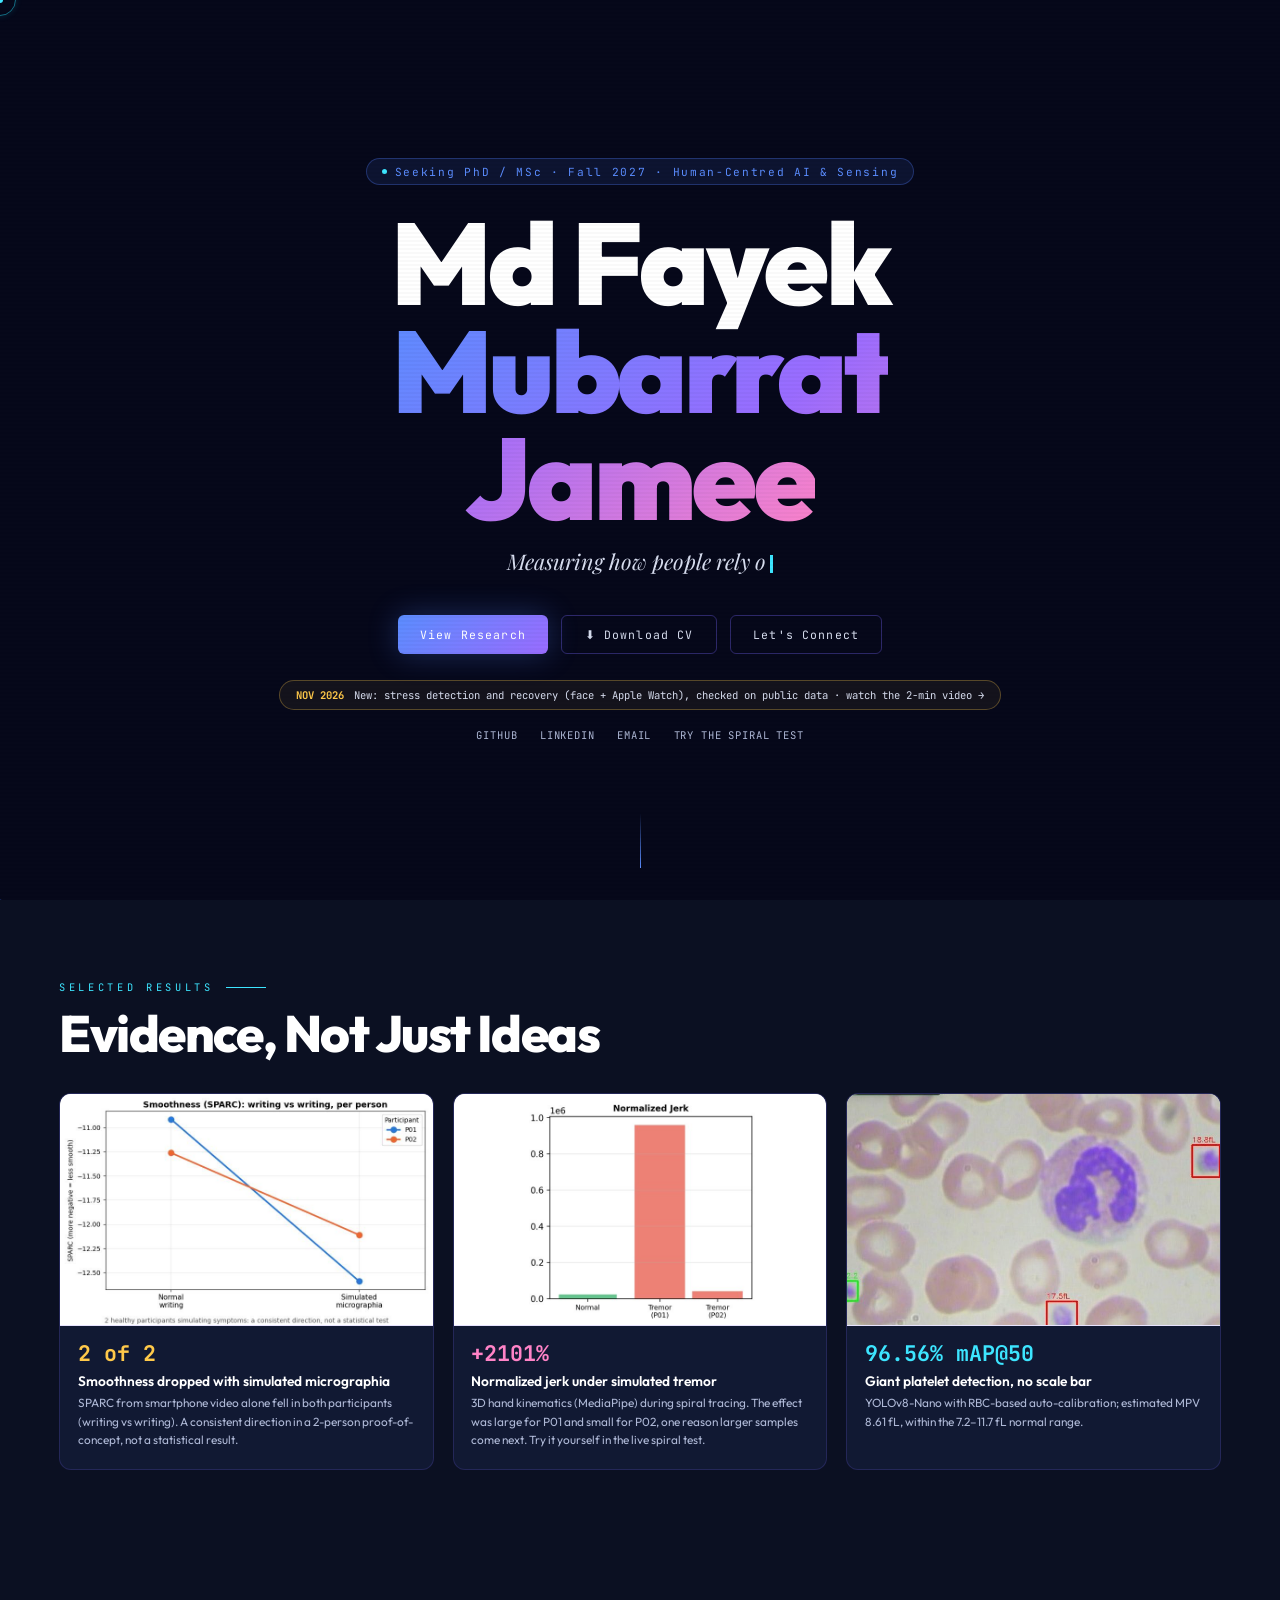
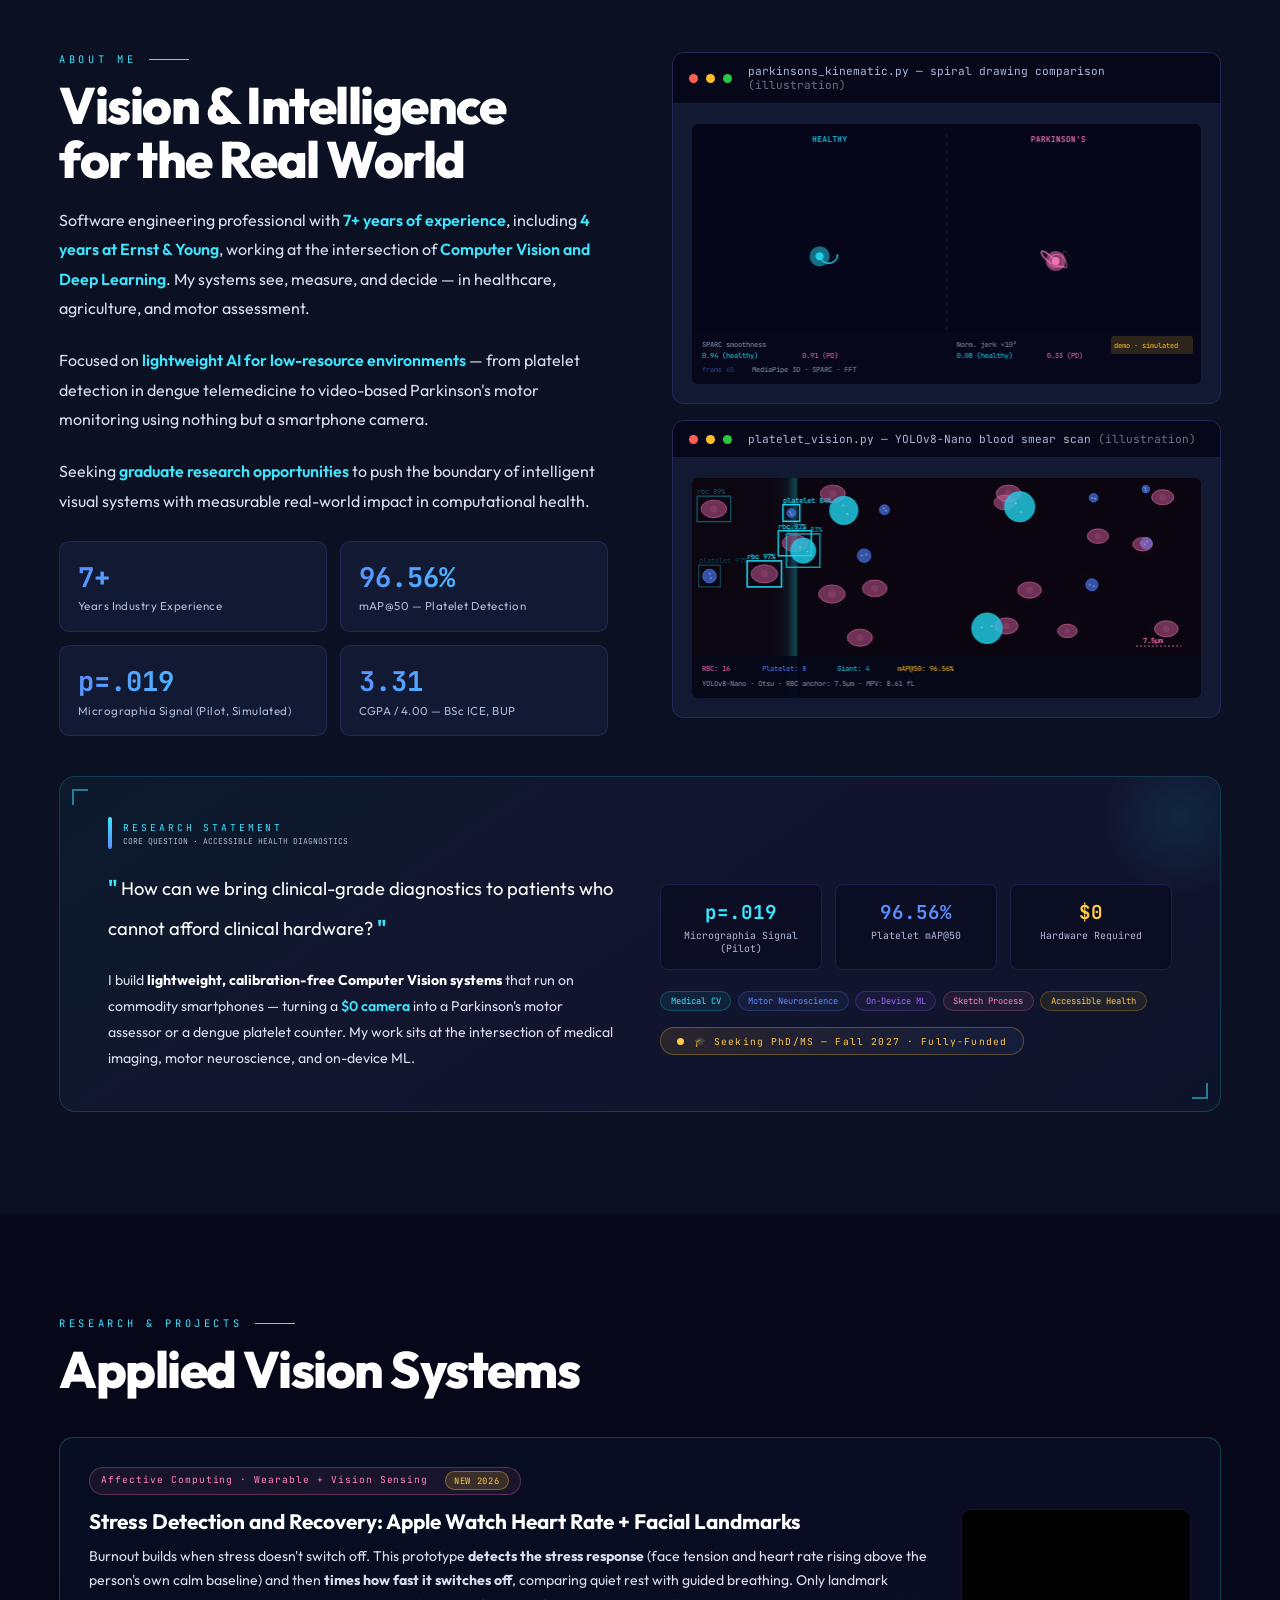
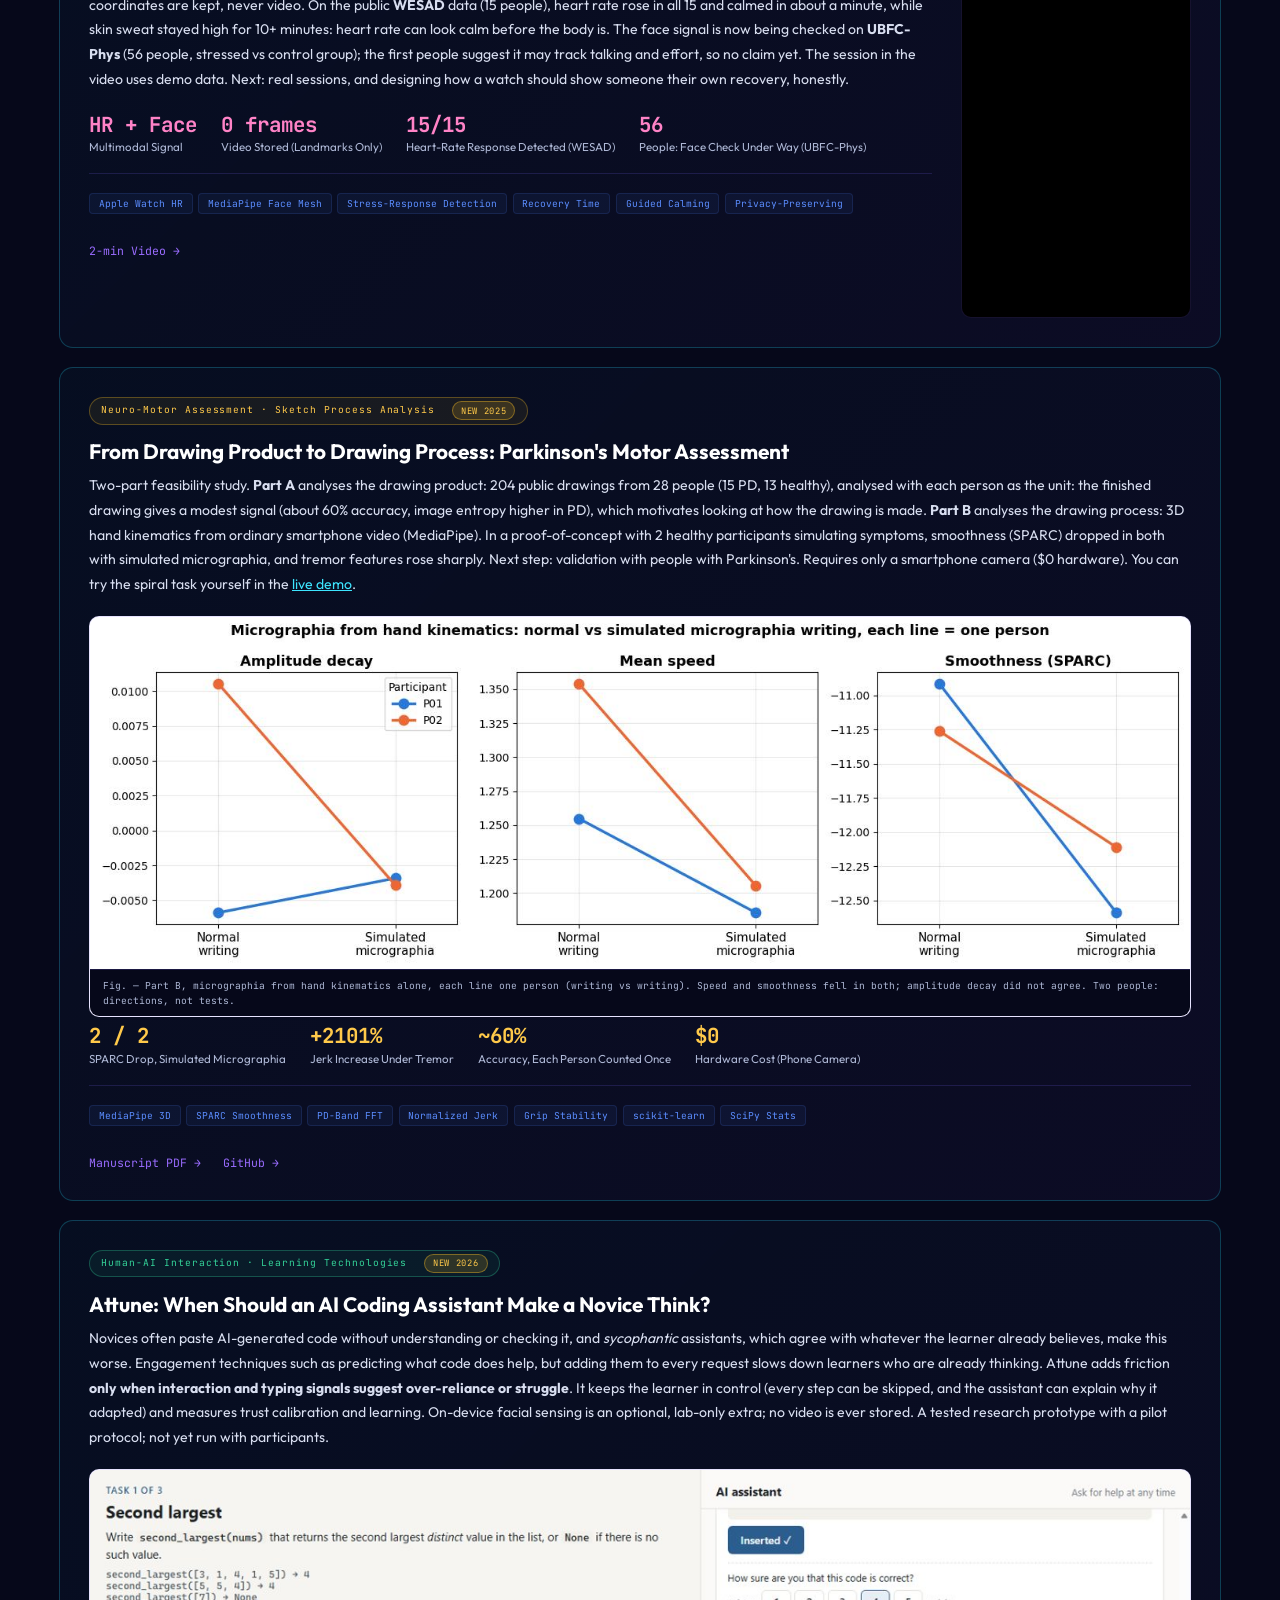
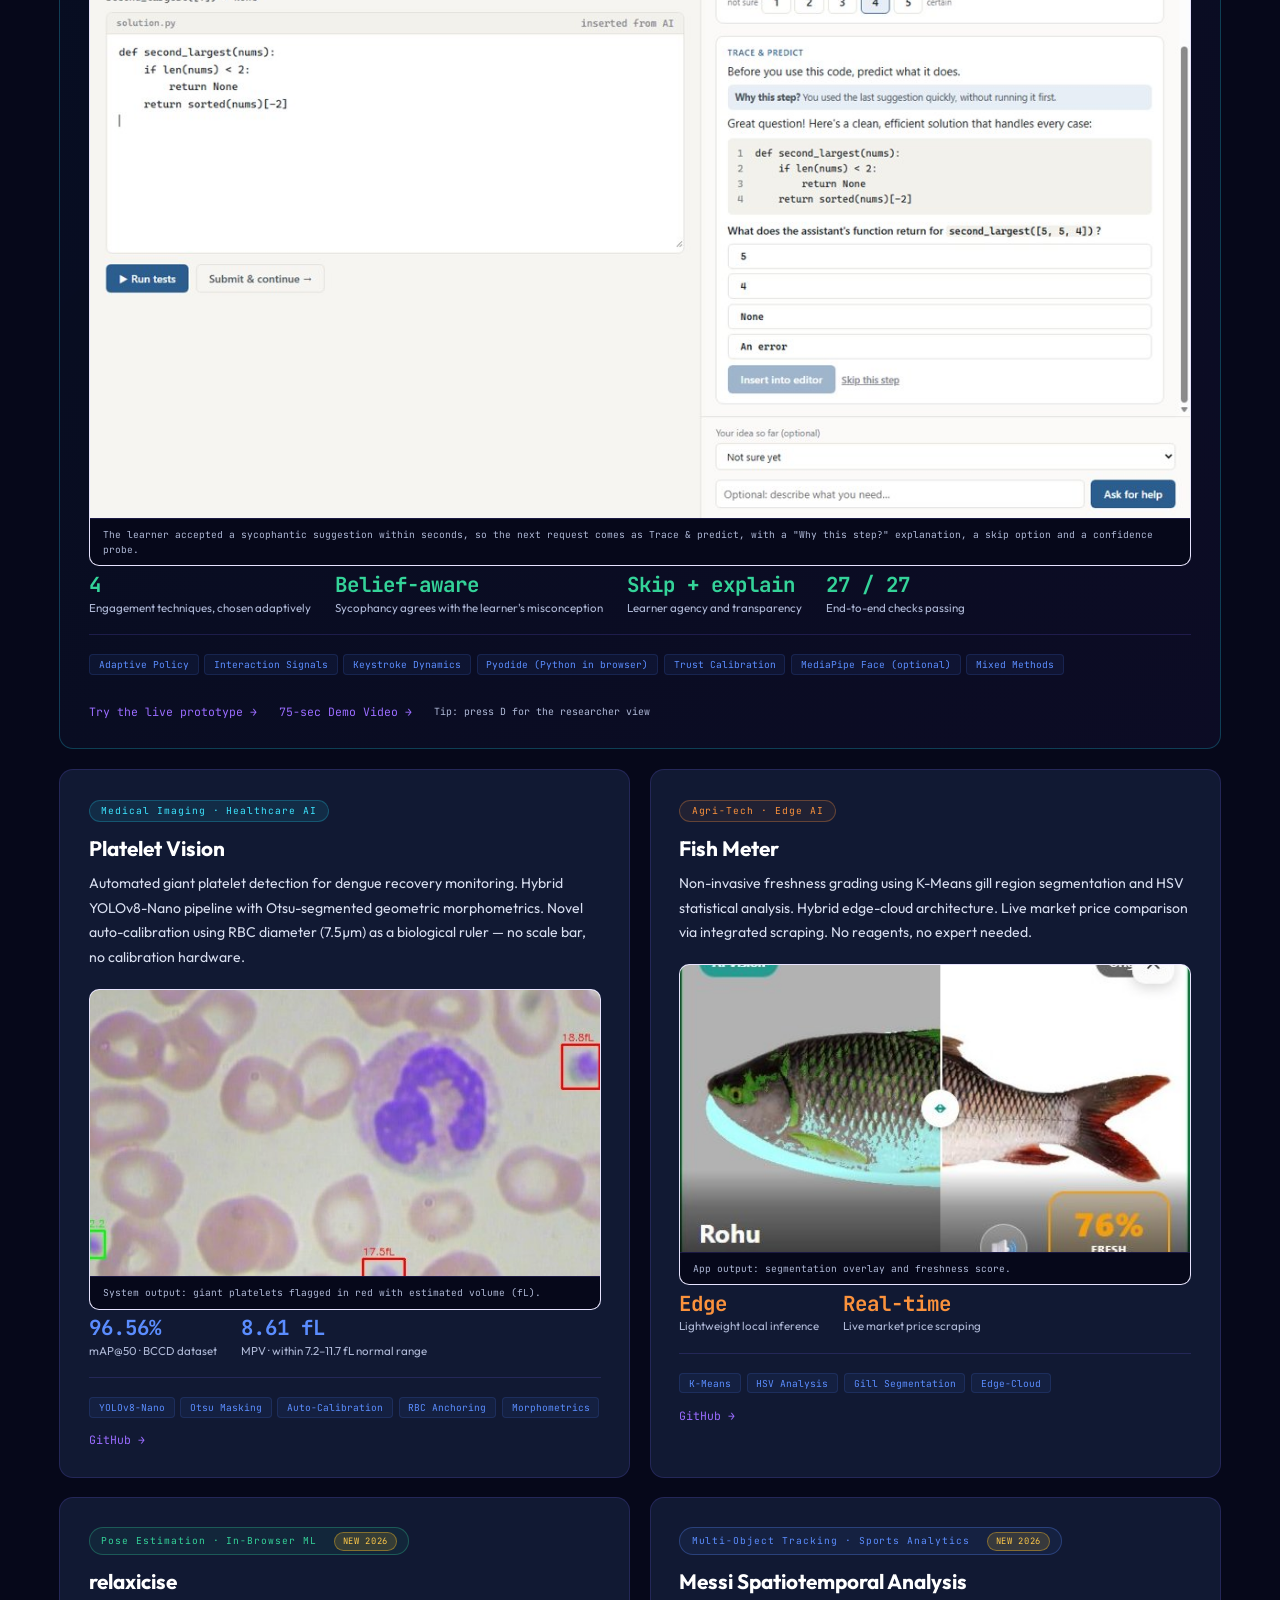
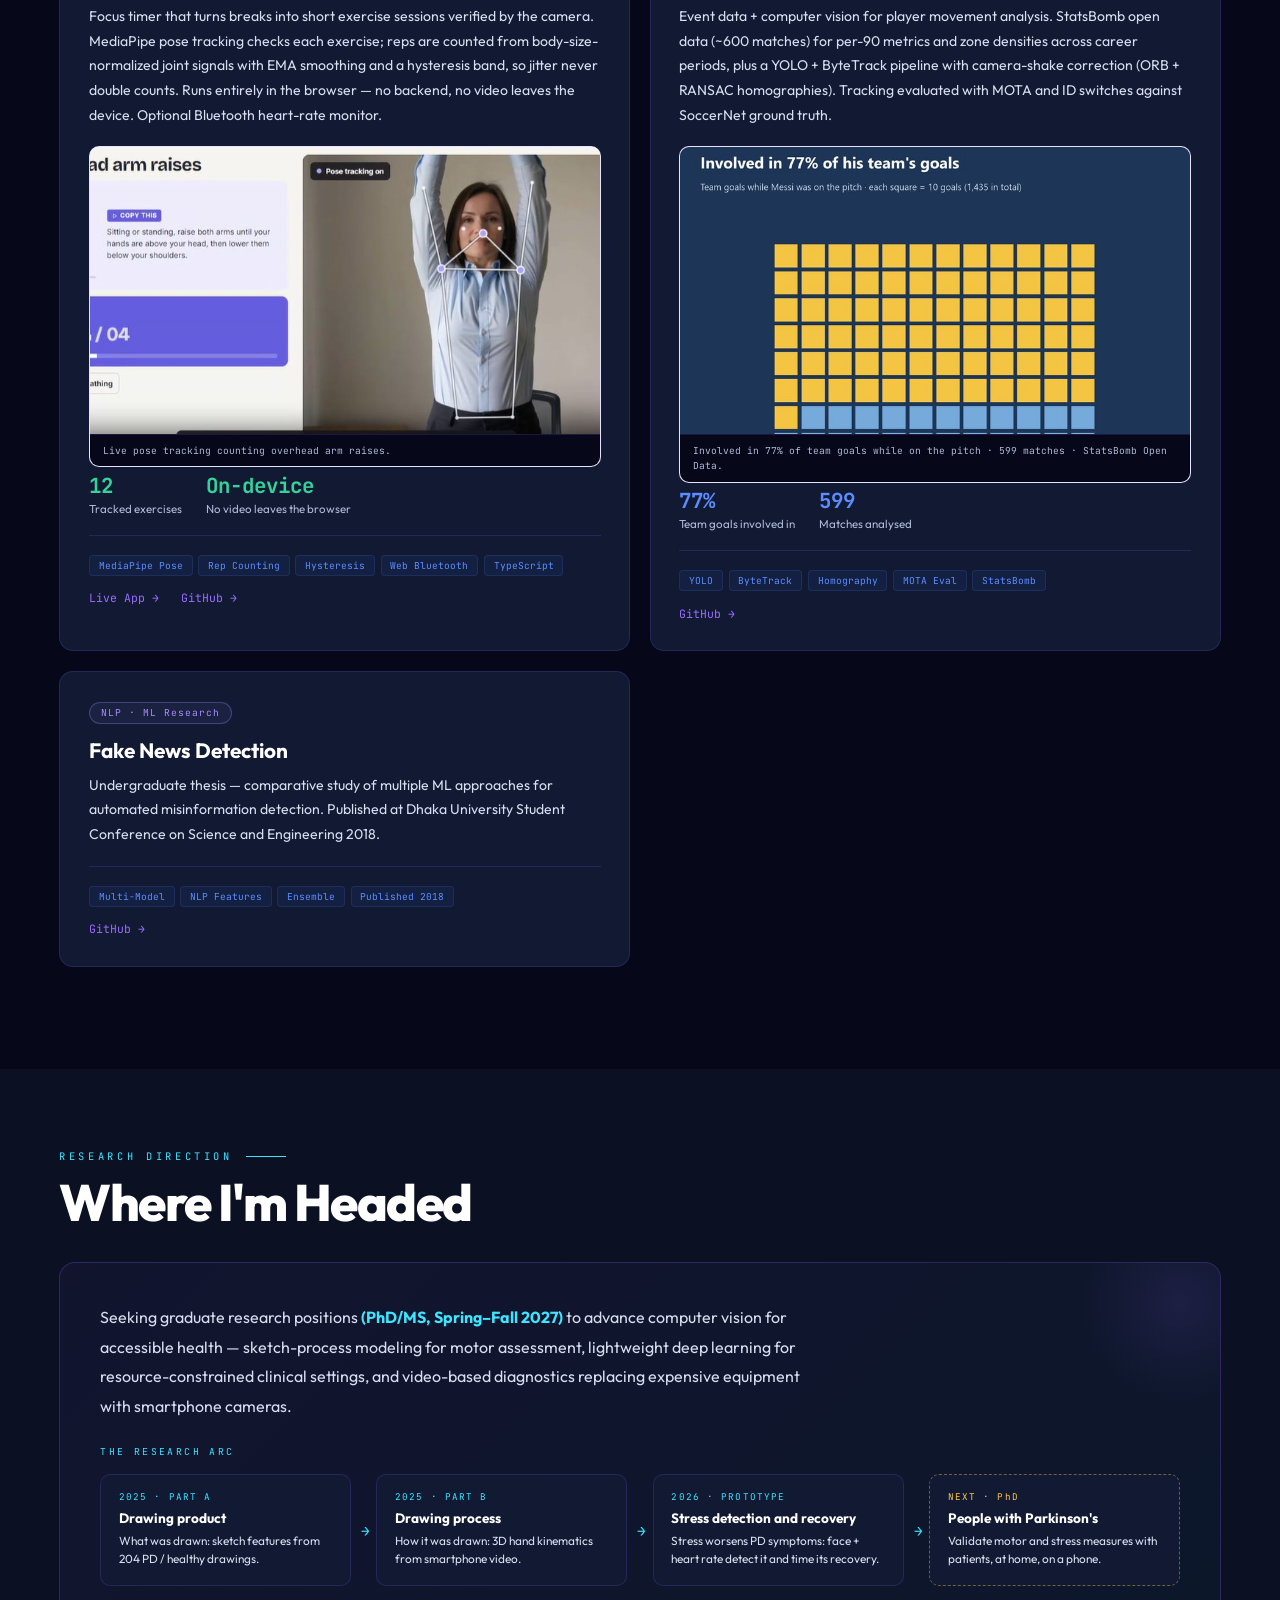
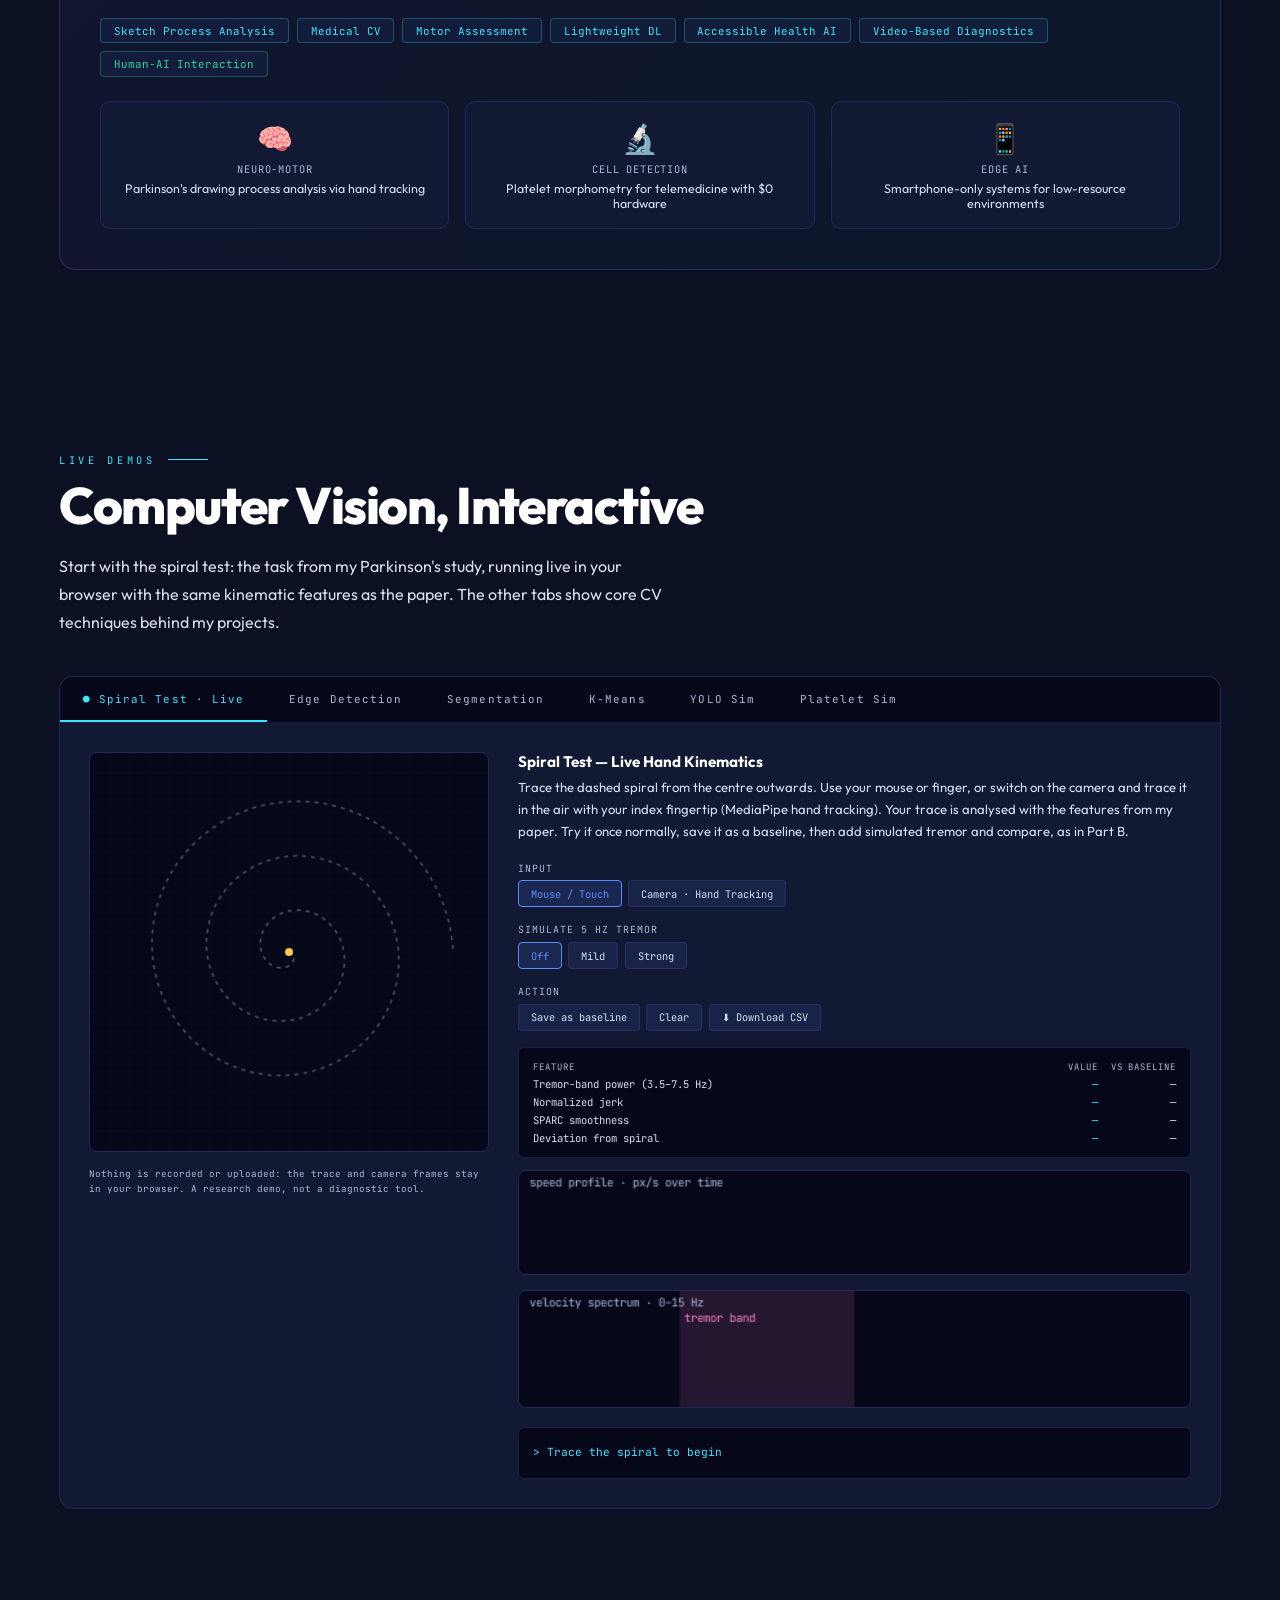
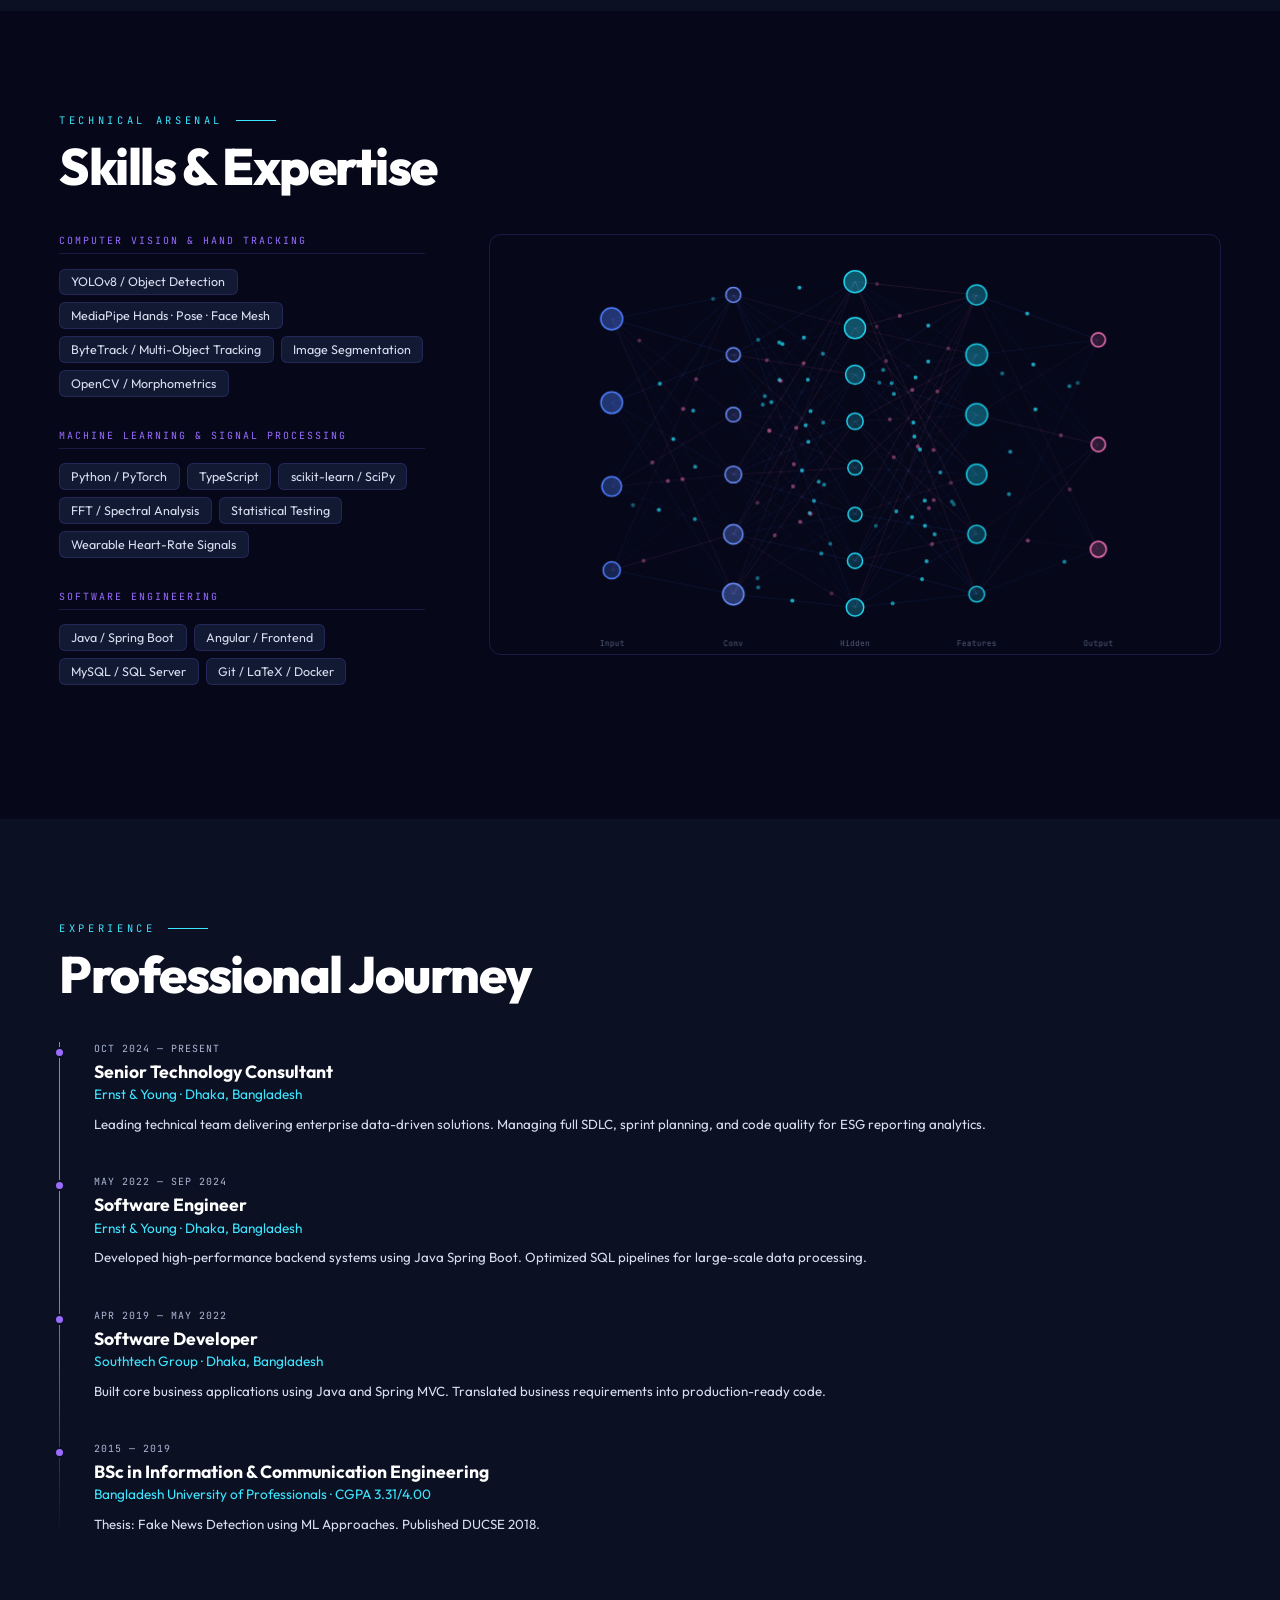
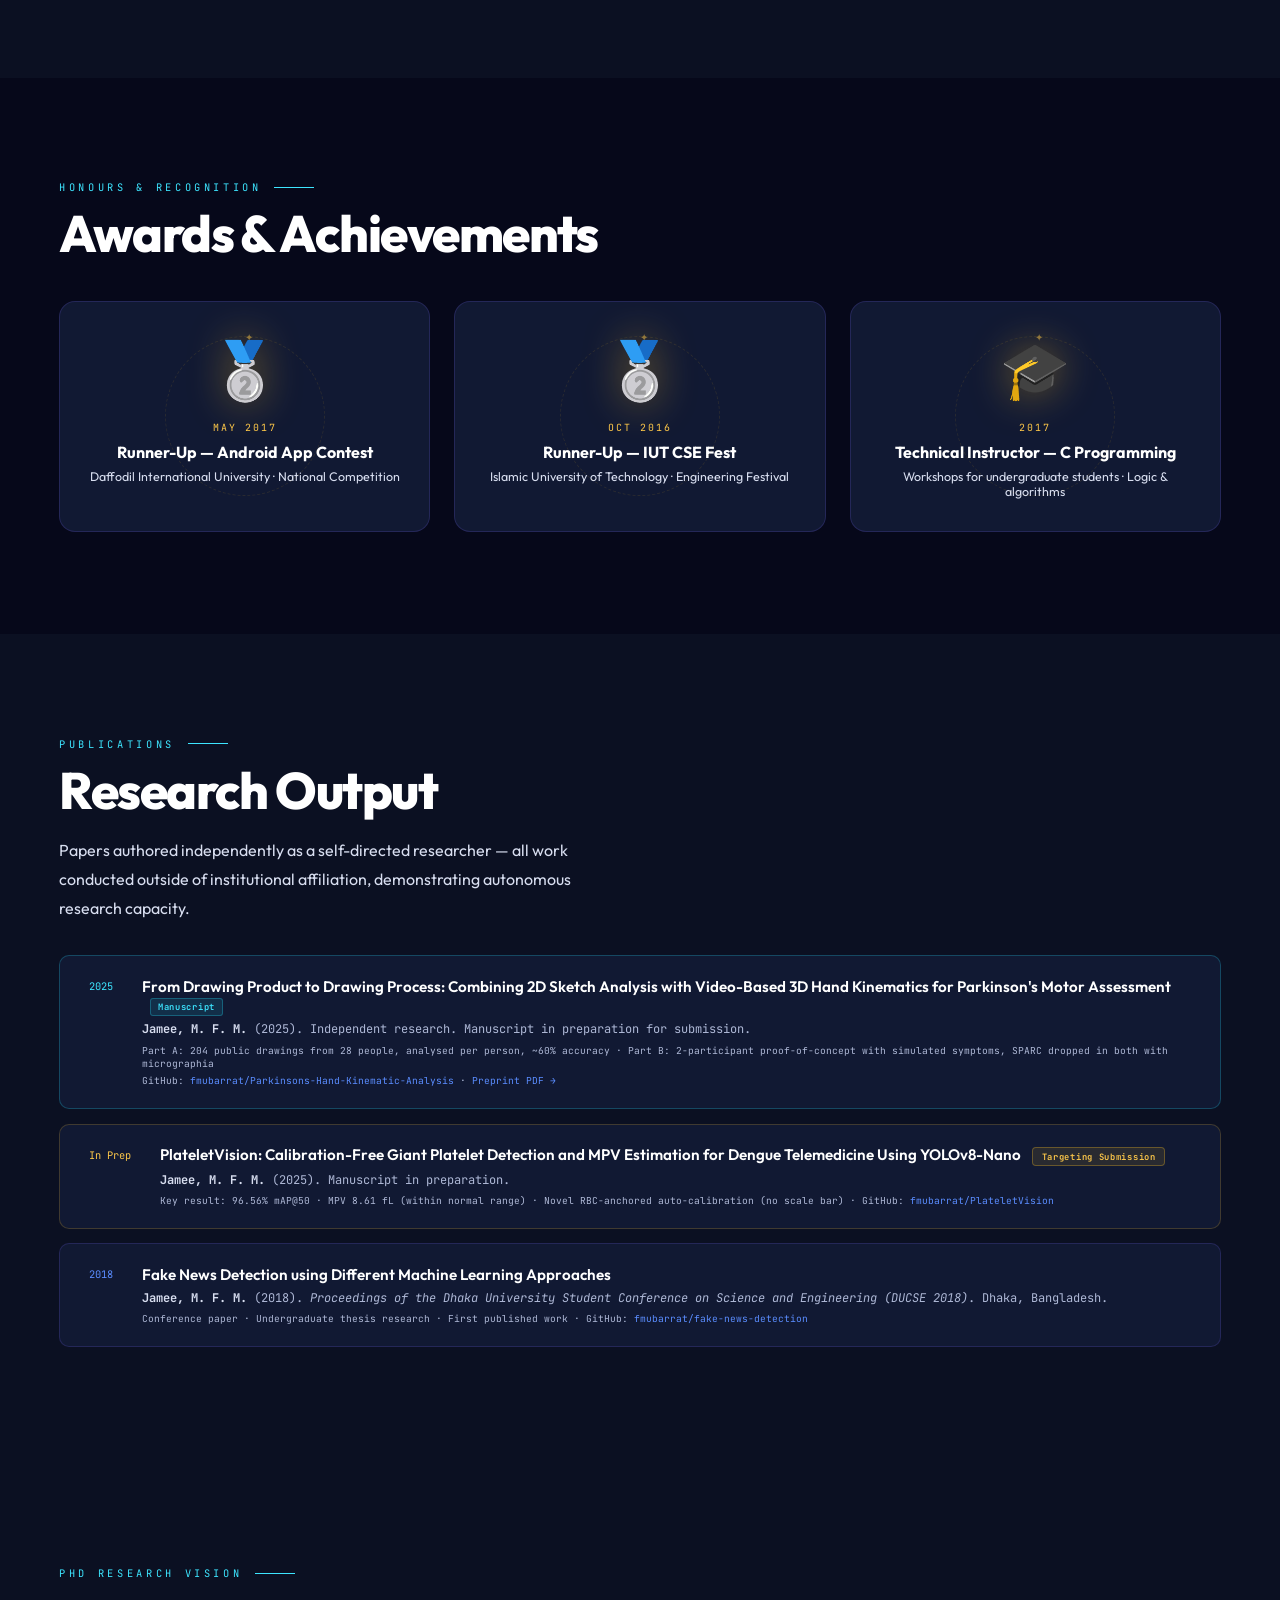
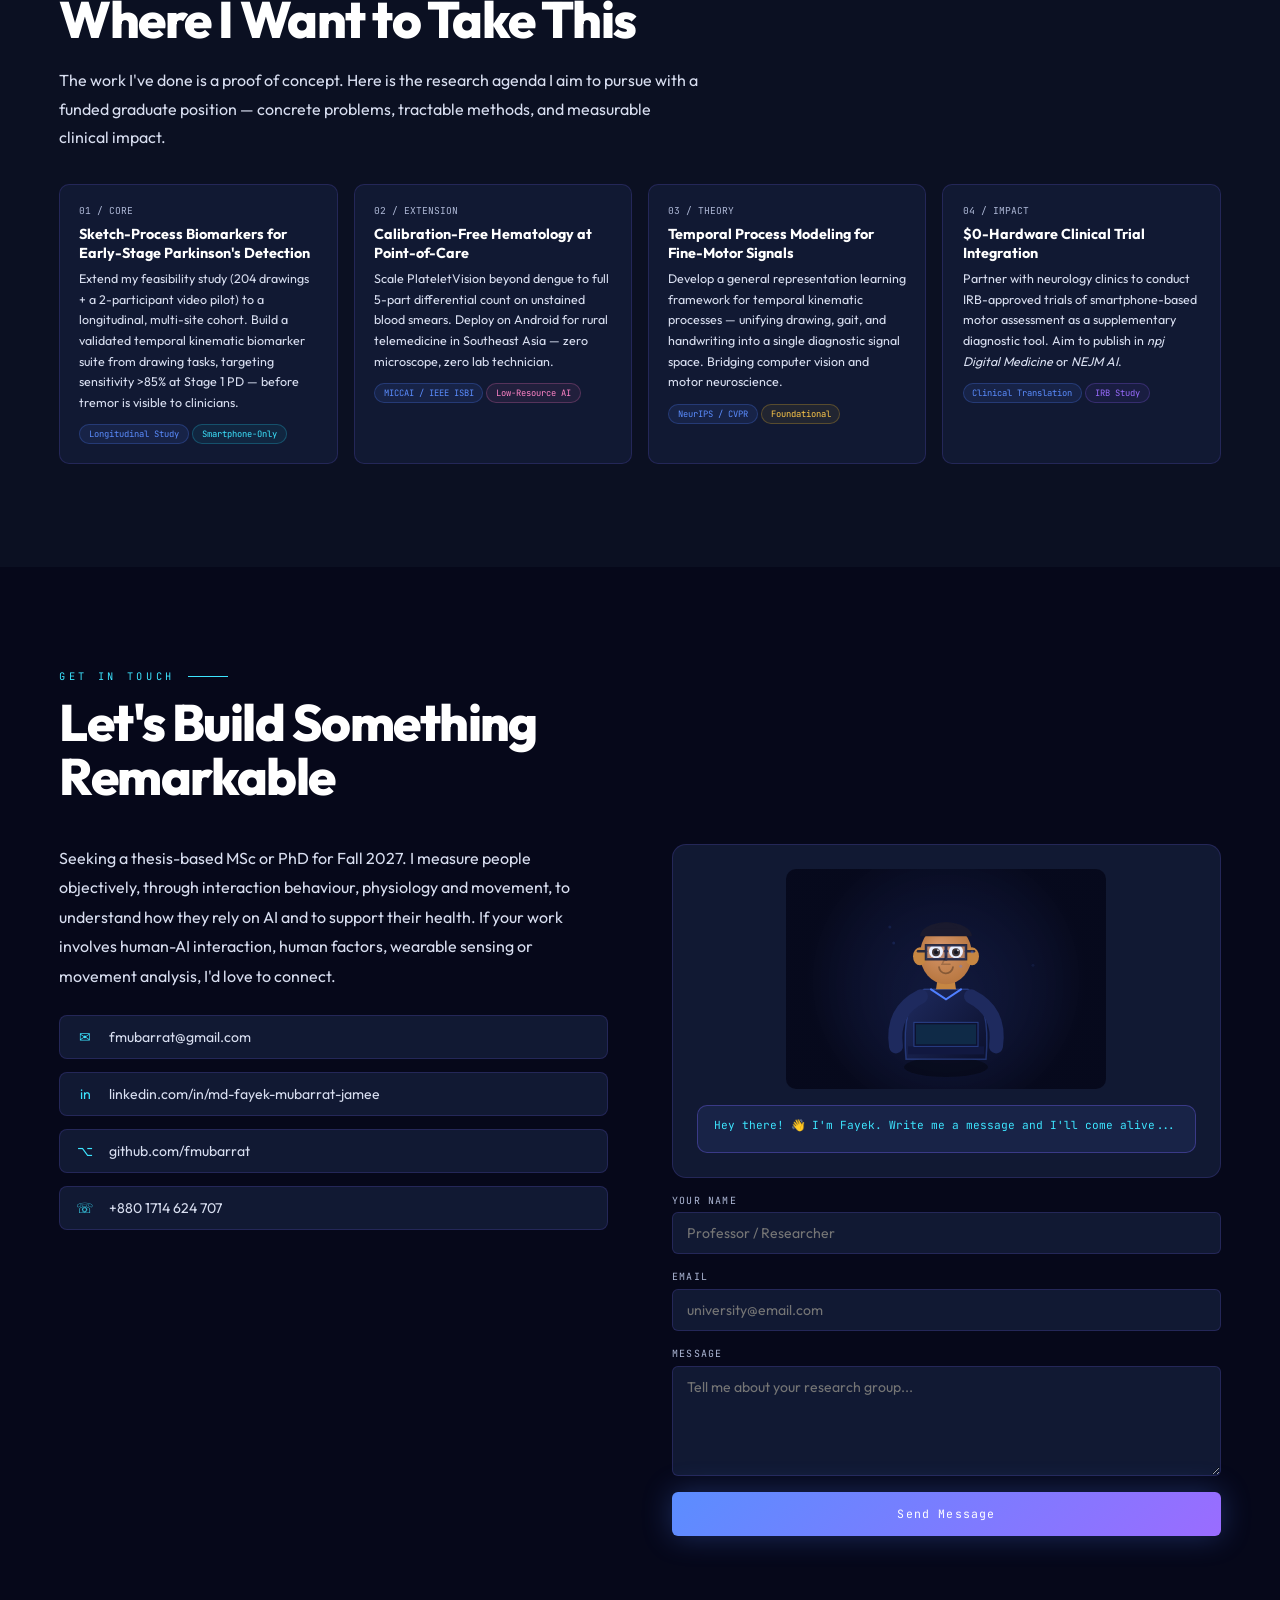
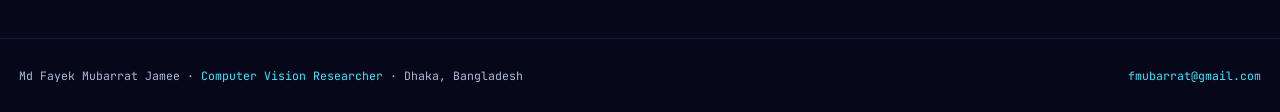
<file: index.html>
<!DOCTYPE html>
<html lang="en">

<head>
  <meta charset="UTF-8">
  <meta name="viewport" content="width=device-width, initial-scale=1.0, maximum-scale=1.0">
  <title>Md Fayek Mubarrat Jamee — CV Researcher</title>
  <meta name="description" content="Md Fayek Mubarrat Jamee: researcher measuring people through interaction behaviour, physiology and movement, to study reliance on AI (Attune) and support health (stress recovery, Parkinson's hand kinematics). Seeking a thesis-based MSc or PhD, Fall 2027.">
  <link rel="canonical" href="https://fmubarrat.github.io/portfolio/">
  <meta property="og:type" content="website">
  <meta property="og:url" content="https://fmubarrat.github.io/portfolio/">
  <meta property="og:title" content="Md Fayek Mubarrat Jamee — Computer Vision for Accessible Health">
  <meta property="og:description" content="Md Fayek Mubarrat Jamee: researcher measuring people through interaction behaviour, physiology and movement, to study reliance on AI (Attune) and support health (stress recovery, Parkinson's hand kinematics). Seeking a thesis-based MSc or PhD, Fall 2027.">
  <meta property="og:image" content="https://fmubarrat.github.io/portfolio/images/og-card.png">
  <meta property="og:image:width" content="1200">
  <meta property="og:image:height" content="630">
  <meta property="og:image:alt" content="Md Fayek Mubarrat Jamee — smartphone and wearable sensing for Parkinson's disease">
  <meta name="twitter:card" content="summary_large_image">
  <meta name="twitter:title" content="Md Fayek Mubarrat Jamee — Computer Vision for Accessible Health">
  <meta name="twitter:description" content="Md Fayek Mubarrat Jamee: researcher measuring people through interaction behaviour, physiology and movement, to study reliance on AI (Attune) and support health (stress recovery, Parkinson's hand kinematics). Seeking a thesis-based MSc or PhD, Fall 2027.">
  <meta name="twitter:image" content="https://fmubarrat.github.io/portfolio/images/og-card.png">
  <link rel="icon"
    href="data:image/svg+xml,<svg xmlns='http://www.w3.org/2000/svg' viewBox='0 0 100 100'><text y='.9em' font-size='90'>🔬</text></svg>">
  <link rel="preconnect" href="https://fonts.googleapis.com">
  <link
    href="https://fonts.googleapis.com/css2?family=Outfit:wght@300;400;500;600;700;800;900&family=JetBrains+Mono:wght@300;400;700&family=Playfair+Display:ital,wght@0,700;1,400&display=swap"
    rel="stylesheet">
  <script data-goatcounter="https://fayekportfolio.goatcounter.com/count" async src="//gc.zgo.at/count.js"></script>

  <style>
    :root {
      /* DARK THEME (default) */
      --bg: #06081a;
      --bg2: #0b1022;

      --surface: #111933;
      --surface2: #182347;

      --border: rgba(120, 100, 255, .18);
      --border2: rgba(120, 100, 255, .35);

      --blue: #5b8dff;
      --purple: #9a6cff;
      --cyan: #3de5ff;
      --pink: #ff83c7;
      --gold: #ffc94a;

      /* HIGHER CONTRAST TEXT */
      --text: #ffffff;
      /* primary text */
      --text2: #d8def0;
      /* body text */
      --text3: #aeb8d6;
      /* labels / metadata */

      --f-display: 'Outfit', sans-serif;
      --f-mono: 'JetBrains Mono', monospace;
      --f-serif: 'Playfair Display', serif;

      --nav-h: 64px;
    }

    *,
    *::before,
    *::after {
      margin: 0;
      padding: 0;
      box-sizing: border-box;
    }

    body.light-mode {
      --bg: #f8fafc;
      --bg2: #eef2ff;

      --surface: #ffffff;
      --surface2: #f4f7ff;

      --border: rgba(79, 127, 255, .15);
      --border2: rgba(79, 127, 255, .3);

      --blue: #2563eb;
      --purple: #7c3aed;
      --cyan: #0891b2;
      --pink: #db2777;
      --gold: #ca8a04;

      /* text */
      --text: #111827;
      --text2: #374151;
      --text3: #64748b;
    }

    html {
      scroll-behavior: smooth;
    }

    body {
      background: var(--bg);
      color: var(--text);
      font-family: var(--f-display);
      overflow-x: hidden;
      cursor: none;
    }

    body.splash-active {
      overflow: hidden;
    }

    @media (max-width: 768px) {
      body {
        cursor: auto;
      }
    }

    @media (max-width: 768px) {
      .reveal [style*="grid-template-columns:1fr 1fr"] {
        grid-template-columns: 1fr !important;
      }
    }

    /* ── FIX: Research Vision 3-col grid on mobile ── */
    @media (max-width: 768px) {
      #research-vision [style*="grid-template-columns:repeat(3"] {
        grid-template-columns: 1fr !important;
      }

      .roadmap-grid {
        grid-template-columns: 1fr !important;
      }
    }

    @media (max-width: 480px) {
      .stat-grid {
        grid-template-columns: 1fr;
      }

      .hero-name {
        font-size: 2.4rem;
      }

      .sec-title {
        font-size: 1.5rem;
      }

      .proj-metrics {
        gap: .8rem;
      }

      .contact-grid {
        gap: 1.5rem;
      }
    }

    /* ── CURSOR ── */
    #cur {
      position: fixed;
      width: 6px;
      height: 6px;
      background: var(--cyan);
      border-radius: 50%;
      pointer-events: none;
      z-index: 99999;
      mix-blend-mode: screen;
      transform: translate(-50%, -50%);
    }

    #cur-ring {
      position: fixed;
      width: 32px;
      height: 32px;
      border-radius: 50%;
      pointer-events: none;
      z-index: 99998;
      transform: translate(-50%, -50%);
      overflow: hidden;
      border: 1px solid rgba(34, 211, 238, .5);
      box-shadow: 0 0 6px rgba(34, 211, 238, .15);
      transition: width .35s cubic-bezier(.23, 1, .32, 1), height .35s cubic-bezier(.23, 1, .32, 1), border-color .3s;
      backdrop-filter: none;
    }

    #cur-lens {
      position: fixed;
      pointer-events: none;
      z-index: 99997;
      width: 54px;
      height: 54px;
      border-radius: 50%;
      transform: translate(-50%, -50%);
    }

    body:has(a:hover) #cur-ring,
    body:has(button:hover) #cur-ring {
      width: 70px;
      height: 70px;
      border-color: var(--purple);
    }

    @media (hover:none),
    (max-width:768px) {

      #cur,
      #cur-ring,
      #cur-lens {
        display: none;
      }
    }

    /* ── READING PROGRESS ── */
    #progress-bar {
      position: fixed;
      top: 0;
      left: 0;
      height: 2px;
      width: 0%;
      background: linear-gradient(90deg, var(--blue), var(--cyan), var(--purple));
      z-index: 10001;
      transition: width .05s linear;
      box-shadow: 0 0 8px var(--cyan);
    }

    /* ── BACK TO TOP ── */
    #back-top {
      position: fixed;
      bottom: 2rem;
      right: 2rem;
      width: 42px;
      height: 42px;
      border-radius: 50%;
      background: var(--surface);
      border: 1px solid var(--border2);
      color: var(--cyan);
      display: flex;
      align-items: center;
      justify-content: center;
      font-size: 1rem;
      cursor: pointer;
      z-index: 999;
      opacity: 0;
      pointer-events: none;
      transform: translateY(12px);
      transition: all .3s;
    }

    #back-top.visible {
      opacity: 1;
      pointer-events: all;
      transform: translateY(0);
    }

    #back-top:hover {
      background: var(--surface2);
      border-color: var(--cyan);
    }

    /* ── ACTIVE NAV ── */
    .nav-links a.active-sec {
      color: var(--cyan) !important;
    }

    .nav-links a.active-sec::after {
      transform: scaleX(1) !important;
      background: var(--cyan);
    }

    /* ── TYPED CURSOR ── */
    .typed-cursor {
      display: inline-block;
      width: 2px;
      height: 1.1em;
      background: var(--cyan);
      vertical-align: text-bottom;
      margin-left: 1px;
      animation: blink .7s step-end infinite;
    }

    @keyframes blink {

      0%,
      100% {
        opacity: 1
      }

      50% {
        opacity: 0
      }
    }

    /* ── RESEARCH STATEMENT BANNER ── */
    .research-statement {
      background: linear-gradient(135deg, rgba(34, 211, 238, .06), rgba(79, 127, 255, .06));
      border: 1px solid rgba(34, 211, 238, .2);
      border-radius: 12px;
      padding: 1.5rem 2rem;
      margin-top: 2rem;
      position: relative;
      overflow: hidden;
    }

    .research-statement::before {
      content: '';
      position: absolute;
      left: 0;
      top: 0;
      bottom: 0;
      width: 3px;
      background: linear-gradient(to bottom, var(--cyan), var(--blue));
      border-radius: 3px 0 0 3px;
    }

    .research-statement h4 {
      font-family: var(--f-mono);
      font-size: .65rem;
      letter-spacing: .25em;
      text-transform: uppercase;
      color: var(--cyan);
      margin-bottom: .6rem;
    }

    .research-statement p {
      color: var(--text2);
      font-size: .9rem;
      line-height: 1.8;
    }

    /* ── FUNDING READINESS INDICATOR ── */
    .funding-badge {
      display: inline-flex;
      align-items: center;
      gap: .5rem;
      background: rgba(251, 191, 36, .08);
      border: 1px solid rgba(251, 191, 36, .3);
      border-radius: 100px;
      padding: .3rem .9rem;
      font-family: var(--f-mono);
      font-size: .6rem;
      letter-spacing: .12em;
      color: var(--gold);
      margin-top: 1rem;
    }

    .funding-badge::before {
      content: '';
      width: 6px;
      height: 6px;
      border-radius: 50%;
      background: var(--gold);
      animation: pulse 2s infinite;
      flex-shrink: 0;
    }

    /* ── CITATION STYLE PUBLICATIONS ── */
    .pub-doi {
      font-family: var(--f-mono);
      font-size: .6rem;
      color: var(--text3);
      margin-top: .4rem;
    }

    .pub-doi a {
      color: var(--blue);
      text-decoration: none;
    }

    .pub-doi a:hover {
      color: var(--cyan);
    }

    .pub-status-badge {
      display: inline-block;
      padding: .15rem .55rem;
      border-radius: 4px;
      font-family: var(--f-mono);
      font-size: .55rem;
      letter-spacing: .08em;
      margin-left: .5rem;
      vertical-align: middle;
    }

    /* ── FUTURE RESEARCH ROADMAP ── */
    .roadmap-grid {
      display: grid;
      grid-template-columns: repeat(auto-fit, minmax(220px, 1fr));
      gap: 1rem;
      margin-top: 2rem;
    }

    .roadmap-item {
      background: var(--surface);
      border: 1px solid var(--border);
      border-radius: 10px;
      padding: 1.2rem;
      position: relative;
      transition: border-color .3s, transform .3s;
    }

    .roadmap-item:hover {
      border-color: var(--border2);
      transform: translateY(-3px);
    }

    .roadmap-item .ri-num {
      font-family: var(--f-mono);
      font-size: .6rem;
      color: var(--text3);
      margin-bottom: .5rem;
    }

    .roadmap-item .ri-title {
      font-weight: 700;
      font-size: .9rem;
      margin-bottom: .4rem;
      line-height: 1.3;
    }

    .roadmap-item .ri-desc {
      font-size: .78rem;
      color: var(--text2);
      line-height: 1.65;
    }

    .roadmap-item .ri-tag {
      display: inline-block;
      margin-top: .7rem;
      padding: .18rem .55rem;
      border-radius: 100px;
      font-family: var(--f-mono);
      font-size: .55rem;
      background: rgba(79, 127, 255, .1);
      border: 1px solid rgba(79, 127, 255, .25);
      color: var(--blue);
    }

    #splash {
      position: fixed;
      inset: 0;
      z-index: 10000;
      background: var(--bg);
      display: flex;
      flex-direction: column;
      align-items: center;
      justify-content: center;
      gap: 3rem;
      transition: opacity .8s ease, transform .8s ease;
      padding: 1.5rem;
    }

    #splash.exit {
      opacity: 0;
      transform: scale(1.04);
      pointer-events: none;
    }

    .splash-letters {
      display: flex;
      gap: clamp(.4rem, 1.5vw, 1.4rem);
      align-items: flex-end;
      flex-wrap: wrap;
      justify-content: center;
    }

    .splash-letter {
      font-family: var(--f-display);
      font-size: clamp(2.5rem, 10vw, 7rem);
      font-weight: 900;
      letter-spacing: -.02em;
      color: transparent;
      background: linear-gradient(135deg, var(--blue), var(--purple));
      -webkit-background-clip: text;
      -webkit-text-fill-color: transparent;
      opacity: 0;
      transform: translateY(40px);
      transition: opacity .5s ease, transform .5s ease;
    }

    .splash-letter.in {
      opacity: 1;
      transform: translateY(0);
    }

    .splash-sub {
      font-family: var(--f-mono);
      font-size: clamp(.65rem, .8rem, 1rem);
      letter-spacing: .3em;
      text-transform: uppercase;
      color: var(--text2);
      opacity: 0;
      transition: opacity .5s ease;
      text-align: center;
    }

    .splash-sub.in {
      opacity: 1;
    }

    .splash-loader {
      width: clamp(200px, 80vw, 420px);
      display: flex;
      flex-direction: column;
      align-items: center;
      gap: 1rem;
    }

    .loader-letters {
      display: flex;
      gap: .5rem;
      width: 100%;
      justify-content: space-between;
    }

    .loader-letter {
      font-family: var(--f-mono);
      font-size: .7rem;
      letter-spacing: .15em;
      color: var(--text3);
      transition: color .3s, text-shadow .3s;
    }

    .loader-letter.lit {
      color: var(--blue);
      text-shadow: 0 0 12px var(--blue);
    }

    .loader-track {
      width: 100%;
      height: 2px;
      background: rgba(255, 255, 255, .06);
      border-radius: 1px;
      overflow: hidden;
    }

    .loader-fill {
      height: 100%;
      width: 0%;
      background: linear-gradient(90deg, var(--blue), var(--purple), var(--cyan));
      border-radius: 1px;
      transition: width .08s linear;
      box-shadow: 0 0 12px var(--purple);
    }

    .loader-pct {
      font-family: var(--f-mono);
      font-size: .65rem;
      color: var(--purple);
      letter-spacing: .1em;
    }

    /* ── NAV ── */
    nav {
      position: fixed;
      top: 0;
      left: 0;
      right: 0;
      z-index: 1000;
      padding: 0 clamp(1rem, 4vw, 3rem);
      height: var(--nav-h);
      display: flex;
      align-items: center;
      justify-content: space-between;
      background: color-mix(in srgb, var(--bg) 85%, transparent);
      backdrop-filter: blur(20px);
      -webkit-backdrop-filter: blur(20px);
      border-bottom: 1px solid var(--border);
      transform: translateY(-100%);
      transition: transform .7s cubic-bezier(.23, 1, .32, 1);
    }

    nav.visible {
      transform: translateY(0);
    }

    .nav-logo {
      font-family: var(--f-mono);
      font-size: .75rem;
      color: var(--cyan);
      letter-spacing: .2em;
      text-transform: uppercase;
      white-space: nowrap;
    }

    .nav-links {
      display: flex;
      gap: clamp(.6rem, 2vw, 2rem);
      list-style: none;
      align-items: center;
    }

    .nav-links a {
      color: var(--text2);
      text-decoration: none;
      font-family: var(--f-mono);
      font-size: .68rem;
      letter-spacing: .12em;
      text-transform: uppercase;
      position: relative;
      transition: color .3s;
      white-space: nowrap;
    }

    .nav-links a::after {
      content: '';
      position: absolute;
      bottom: -3px;
      left: 0;
      right: 0;
      height: 1px;
      background: var(--purple);
      transform: scaleX(0);
      transform-origin: left;
      transition: transform .3s;
    }

    .nav-links a:hover {
      color: var(--purple);
    }

    .nav-links a:hover::after {
      transform: scaleX(1);
    }

    .nav-cv-btn {
      display: inline-flex;
      align-items: center;
      gap: .4rem;
      padding: .4rem .9rem;
      border-radius: 4px;
      background: linear-gradient(135deg, var(--blue), var(--purple));
      color: #fff !important;
      font-family: var(--f-mono);
      font-size: .65rem;
      letter-spacing: .08em;
      text-decoration: none !important;
      transition: all .3s;
      box-shadow: 0 0 15px rgba(79, 127, 255, .2);
    }

    .nav-cv-btn:hover {
      transform: translateY(-2px);
      box-shadow: 0 4px 25px rgba(79, 127, 255, .4);
    }

    .nav-cv-btn::after {
      display: none !important;
    }

    /* Mobile hamburger */
    .hamburger {
      display: none;
      flex-direction: column;
      gap: 5px;
      cursor: pointer;
      padding: 8px;
      border: none;
      background: none;
      z-index: 1100;
    }

    .hamburger span {
      width: 22px;
      height: 2px;
      background: var(--text2);
      border-radius: 2px;
      transition: all .3s;
      display: block;
    }

    .hamburger.open span:nth-child(1) {
      transform: rotate(45deg) translate(5px, 5px);
    }

    .hamburger.open span:nth-child(2) {
      opacity: 0;
    }

    .hamburger.open span:nth-child(3) {
      transform: rotate(-45deg) translate(5px, -5px);
    }

    /* Mobile nav drawer */
    .nav-drawer {
      display: none;
      position: fixed;
      top: 0;
      left: 0;
      right: 0;
      bottom: 0;
      z-index: 9999;
      background: rgba(6, 8, 26, .98);
      backdrop-filter: blur(30px);
      -webkit-backdrop-filter: blur(30px);
      flex-direction: column;
      align-items: center;
      justify-content: center;
      gap: 1.8rem;
      opacity: 0;
      pointer-events: none;
      transition: opacity .4s;
      overflow-y: auto;
      padding: 5rem 2rem 3rem;
    }

    .nav-drawer.open {
      opacity: 1;
      pointer-events: all;
    }

    @media (max-width: 900px) {
      .nav-links {
        display: none;
      }

      .hamburger {
        display: none;
        flex-direction: column;
        gap: 5px;
        cursor: pointer;
        padding: 8px;
        border: none;
        background: none;
        z-index: 10000;
      }

      .nav-drawer {
        display: flex;
      }
    }

    .nav-drawer a {
      font-family: var(--f-mono);
      font-size: 1.1rem;
      letter-spacing: .2em;
      text-transform: uppercase;
      color: var(--text2);
      text-decoration: none;
      transition: color .2s;
    }

    .nav-drawer a:hover {
      color: var(--cyan);
    }

    .nav-drawer .nav-cv-btn {
      margin-top: .5rem;
      font-size: .8rem;
      padding: .7rem 1.4rem;
    }

    @media (max-width: 900px) {
      .nav-links {
        display: none;
      }

      .hamburger {
        display: flex;
      }

      .nav-drawer {
        display: flex;
      }
    }

    /* ── LAYOUT ── */
    section {
      padding: clamp(4rem, 8vw, 7rem) 0;
      position: relative;
    }

    .container {
      max-width: 1200px;
      margin: 0 auto;
      padding: 0 clamp(1.2rem, 5vw, 3rem);
    }

    .sec-label {
      font-family: var(--f-mono);
      font-size: .65rem;
      letter-spacing: .35em;
      text-transform: uppercase;
      color: var(--cyan);
      margin-bottom: .8rem;
      display: flex;
      align-items: center;
      gap: .8rem;
    }

    .sec-label::after {
      content: '';
      width: 40px;
      height: 1px;
      background: var(--cyan);
      flex-shrink: 0;
    }

    .sec-title {
      font-size: clamp(1.7rem, 4vw, 3.2rem);
      font-weight: 800;
      line-height: 1.05;
      letter-spacing: -.03em;
      margin-bottom: 1.2rem;
    }

    /* ── HERO ── */
    #hero {
      height: 100vh;
      min-height: 500px;
      display: flex;
      align-items: center;
      justify-content: center;
      overflow: hidden;
      position: relative;
    }

    #hero-canvas {
      position: absolute;
      inset: 0;
      width: 100%;
      height: 100%;
    }

    .hero-content {
      position: relative;
      z-index: 10;
      text-align: center;
      max-width: 860px;
      padding: clamp(1rem, 4vw, 2rem);
      width: 100%;
    }

    .hero-badge {
      display: inline-flex;
      align-items: center;
      gap: .5rem;
      background: rgba(79, 127, 255, .1);
      border: 1px solid rgba(79, 127, 255, .3);
      border-radius: 100px;
      padding: .35rem .9rem;
      font-family: var(--f-mono);
      font-size: clamp(.55rem, .7rem, 1rem);
      letter-spacing: .15em;
      color: var(--blue);
      margin-bottom: 1.5rem;
      animation: fadeUp .8s .2s both;
      flex-wrap: wrap;
      justify-content: center;
    }

    .hero-badge::before {
      content: '';
      width: 5px;
      height: 5px;
      background: var(--cyan);
      border-radius: 50%;
      animation: pulse 2s infinite;
      flex-shrink: 0;
    }

    @keyframes pulse {

      0%,
      100% {
        transform: scale(1);
        opacity: 1
      }

      50% {
        transform: scale(1.6);
        opacity: .5
      }
    }

    .hero-name {
      font-family: var(--f-display);
      font-size: clamp(2.8rem, 9vw, 7.5rem);
      font-weight: 900;
      line-height: .93;
      letter-spacing: -.03em;
      margin-bottom: 1rem;
      animation: fadeUp .8s .35s both;
    }

    .hero-name .g {
      background: linear-gradient(135deg, var(--blue) 0%, var(--purple) 50%, var(--pink) 100%);
      -webkit-background-clip: text;
      -webkit-text-fill-color: transparent;
    }

    .hero-sub {
      font-family: var(--f-serif);
      font-style: italic;
      font-size: clamp(.9rem, 2.5vw, 1.35rem);
      color: var(--text2);
      margin-bottom: 2.5rem;
      animation: fadeUp .8s .5s both;
      padding: 0 .5rem;
    }

    .hero-btns {
      display: flex;
      gap: .8rem;
      justify-content: center;
      flex-wrap: wrap;
      animation: fadeUp .8s .65s both;
      padding: 0 .5rem;
    }

    .btn {
      display: inline-flex;
      align-items: center;
      gap: .5rem;
      padding: .7rem 1.4rem;
      border-radius: 6px;
      font-family: var(--f-mono);
      font-size: clamp(.65rem, .72rem, 1rem);
      letter-spacing: .1em;
      cursor: pointer;
      text-decoration: none;
      border: none;
      transition: all .3s;
      white-space: nowrap;
    }

    .btn-primary {
      background: linear-gradient(135deg, var(--blue), var(--purple));
      color: #fff;
      box-shadow: 0 0 30px rgba(79, 127, 255, .3);
    }

    .btn-primary:hover {
      transform: translateY(-3px);
      box-shadow: 0 8px 40px rgba(79, 127, 255, .5);
    }

    .btn-outline {
      background: transparent;
      border: 1px solid var(--border2);
      color: var(--text2);
    }

    .btn-outline:hover {
      border-color: var(--purple);
      color: var(--purple);
      transform: translateY(-3px);
    }

    .scroll-cue {
      position: absolute;
      bottom: 2rem;
      left: 50%;
      transform: translateX(-50%);
      animation: fadeUp 1s 1.2s both;
    }

    .scroll-cue-line {
      width: 1px;
      height: 55px;
      background: linear-gradient(to bottom, transparent, var(--blue));
      margin: 0 auto;
      animation: scrollLine 2s ease infinite;
    }

    @keyframes scrollLine {
      0% {
        transform: scaleY(0);
        transform-origin: top
      }

      50% {
        transform: scaleY(1);
        transform-origin: top
      }

      51% {
        transform: scaleY(1);
        transform-origin: bottom
      }

      100% {
        transform: scaleY(0);
        transform-origin: bottom
      }
    }

    @keyframes fadeUp {
      from {
        opacity: 0;
        transform: translateY(28px)
      }

      to {
        opacity: 1;
        transform: none
      }
    }

    /* ── ABOUT ── */
    #about {
      background: var(--bg2);
    }

    .about-grid {
      display: grid;
      grid-template-columns: 1fr 1fr;
      gap: clamp(2rem, 5vw, 5rem);
      align-items: start;
    }

    @media (max-width:768px) {
      .about-grid {
        grid-template-columns: 1fr;
      }
    }

    .about-text p {
      color: var(--text2);
      line-height: 1.85;
      font-size: clamp(.88rem, 1.5vw, 1rem);
      margin-bottom: 1.4rem;
    }

    .about-text em {
      color: var(--cyan);
      font-style: normal;
      font-weight: 600;
    }

    .stat-grid {
      display: grid;
      grid-template-columns: 1fr 1fr;
      gap: .8rem;
      margin-top: 1.5rem;
    }

    .stat-card {
      background: var(--surface);
      border: 1px solid var(--border);
      border-radius: 10px;
      padding: 1.1rem;
      transition: border-color .3s, transform .3s;
    }

    .stat-card:hover {
      border-color: var(--purple);
      transform: translateY(-4px);
    }

    .stat-num {
      font-family: var(--f-mono);
      font-size: clamp(1.2rem, 2.5vw, 1.7rem);
      font-weight: 700;
      background: linear-gradient(135deg, var(--blue), var(--cyan));
      -webkit-background-clip: text;
      -webkit-text-fill-color: transparent;
    }

    .stat-lbl {
      font-size: .72rem;
      color: var(--text3);
      margin-top: .2rem;
      letter-spacing: .04em;
    }

    .cv-panel {
      background: var(--surface);
      border: 1px solid var(--border);
      border-radius: 12px;
      overflow: hidden;
    }

    .cv-panel-bar {
      background: var(--bg);
      padding: .7rem 1rem;
      display: flex;
      align-items: center;
      gap: .5rem;
      border-bottom: 1px solid var(--border);
      font-family: var(--f-mono);
      font-size: .7rem;
      color: var(--text3);
    }

    .dot {
      width: 9px;
      height: 9px;
      border-radius: 50%;
      flex-shrink: 0;
    }

    .cv-panel-body {
      padding: 1.2rem;
    }

    canvas#cv-demo {
      width: 100%;
      border-radius: 6px;
      display: block;
    }

    canvas#cv-platelet-demo {
      width: 100%;
      border-radius: 6px;
      display: block;
    }

    /* ── PROJECTS ── */
    #projects {
      background: var(--bg);
    }

    .proj-grid {
      display: grid;
      grid-template-columns: 1fr 1fr;
      gap: 1.2rem;
      margin-top: 2.5rem;
    }

    @media (max-width:768px) {
      .proj-grid {
        grid-template-columns: 1fr;
      }
    }

    .proj-card {
      background: var(--surface);
      border: 1px solid var(--border);
      border-radius: 14px;
      padding: clamp(1.2rem, 3vw, 1.8rem);
      position: relative;
      overflow: hidden;
      transition: transform .3s, border-color .3s;
    }

    .proj-card::before {
      content: '';
      position: absolute;
      inset: 0;
      background: radial-gradient(circle at var(--mx, 50%) var(--my, 50%), rgba(139, 92, 246, .08), transparent 60%);
      opacity: 0;
      transition: opacity .3s;
      pointer-events: none;
    }

    .proj-card:hover {
      transform: translateY(-6px);
      border-color: var(--border2);
    }

    .proj-card:hover::before {
      opacity: 1;
    }

    .proj-card.featured {
      grid-column: 1/-1;
      background: linear-gradient(135deg, rgba(34, 211, 238, .03), rgba(139, 92, 246, .05));
      border-color: rgba(34, 211, 238, .25);
    }

    @media (max-width:768px) {
      .proj-card.featured {
        grid-column: auto;
      }
    }

    .proj-tag {
      display: inline-block;
      padding: .22rem .7rem;
      border-radius: 100px;
      font-family: var(--f-mono);
      font-size: .6rem;
      letter-spacing: .1em;
      background: rgba(34, 211, 238, .1);
      border: 1px solid rgba(34, 211, 238, .25);
      color: var(--cyan);
      margin-bottom: .9rem;
    }

    .proj-title {
      font-size: clamp(1.05rem, 2vw, 1.3rem);
      font-weight: 700;
      margin-bottom: .6rem;
      line-height: 1.2;
    }

    .proj-desc {
      color: var(--text2);
      font-size: clamp(.8rem, 1.5vw, .88rem);
      line-height: 1.75;
      margin-bottom: 1.2rem;
    }

    .proj-metrics {
      display: flex;
      gap: 1.5rem;
      flex-wrap: wrap;
    }

    .metric-val {
      font-family: var(--f-mono);
      font-size: clamp(1.1rem, 2vw, 1.3rem);
      font-weight: 700;
      color: var(--blue);
    }

    .metric-lbl {
      font-size: .72rem;
      color: var(--text3);
      margin-top: .1rem;
    }

    .proj-pipeline {
      display: flex;
      flex-wrap: wrap;
      gap: .35rem;
      margin-top: 1.2rem;
      padding-top: 1.2rem;
      border-top: 1px solid var(--border);
    }

    .pipe-step {
      padding: .18rem .55rem;
      background: rgba(79, 127, 255, .07);
      border: 1px solid rgba(79, 127, 255, .15);
      border-radius: 4px;
      font-family: var(--f-mono);
      font-size: .6rem;
      color: var(--blue);
    }

    .proj-link {
      display: inline-flex;
      align-items: center;
      gap: .4rem;
      color: var(--purple);
      font-family: var(--f-mono);
      font-size: .72rem;
      text-decoration: none;
      margin-top: .9rem;
      margin-right: 1.2rem;
      transition: gap .2s;
    }

    .proj-link:hover {
      gap: .8rem;
    }

    .badge-new {
      display: inline-block;
      padding: .15rem .5rem;
      border-radius: 100px;
      font-family: var(--f-mono);
      font-size: .55rem;
      letter-spacing: .08em;
      background: rgba(251, 191, 36, .15);
      border: 1px solid rgba(251, 191, 36, .4);
      color: var(--gold);
      margin-left: .6rem;
      vertical-align: middle;
      animation: badgePulse 2s ease infinite;
    }

    @keyframes badgePulse {

      0%,
      100% {
        box-shadow: 0 0 0 0 rgba(251, 191, 36, .3)
      }

      50% {
        box-shadow: 0 0 0 6px rgba(251, 191, 36, 0)
      }
    }

    /* ── DEMO ── */
    #demo {
      background: var(--bg2);
    }

    .demo-wrap {
      background: var(--surface);
      border: 1px solid var(--border);
      border-radius: 14px;
      overflow: hidden;
      margin-top: 2.5rem;
    }

    .demo-tabs {
      display: flex;
      background: var(--bg);
      border-bottom: 1px solid var(--border);
      overflow-x: auto;
      scrollbar-width: none;
      -webkit-overflow-scrolling: touch;
    }

    .demo-tabs::-webkit-scrollbar {
      display: none;
    }

    .dtab {
      padding: .9rem clamp(.8rem, 2vw, 1.4rem);
      font-family: var(--f-mono);
      font-size: clamp(.6rem, .68rem, 1rem);
      letter-spacing: .1em;
      color: var(--text3);
      cursor: pointer;
      border-bottom: 2px solid transparent;
      transition: all .25s;
      white-space: nowrap;
    }

    .dtab.active {
      color: var(--cyan);
      border-bottom-color: var(--cyan);
    }

    .dpanel {
      display: none;
      padding: clamp(1rem, 3vw, 1.8rem);
    }

    .dpanel.active {
      display: block;
    }

    .demo-cw {
      display: flex;
      gap: 1.8rem;
      align-items: flex-start;
      flex-wrap: wrap;
    }

    .demo-cw canvas {
      border-radius: 8px;
      border: 1px solid var(--border);
      flex-shrink: 0;
      cursor: crosshair;
      width: 100%;
      max-width: 400px;
      height: auto;
    }

    .demo-ctrl {
      flex: 1;
      min-width: 200px;
    }

    .demo-ctrl h3 {
      font-size: .95rem;
      margin-bottom: .4rem;
    }

    .demo-ctrl p {
      font-size: .82rem;
      color: var(--text2);
      line-height: 1.65;
      margin-bottom: 1.2rem;
    }

    .ctrl-grp {
      margin-bottom: 1rem;
    }

    .ctrl-lbl {
      font-family: var(--f-mono);
      font-size: .62rem;
      color: var(--text3);
      letter-spacing: .1em;
      margin-bottom: .35rem;
    }

    .ctrl-row {
      display: flex;
      gap: .4rem;
      flex-wrap: wrap;
    }

    .cbtn {
      padding: .35rem .75rem;
      background: var(--surface2);
      border: 1px solid var(--border);
      border-radius: 4px;
      color: var(--text2);
      font-family: var(--f-mono);
      font-size: .65rem;
      cursor: pointer;
      transition: all .2s;
    }

    .cbtn:hover,
    .cbtn.active {
      background: rgba(79, 127, 255, .15);
      border-color: var(--blue);
      color: var(--blue);
    }

    .out-log {
      background: var(--bg);
      border: 1px solid var(--border);
      border-radius: 6px;
      padding: .9rem;
      font-family: var(--f-mono);
      font-size: .7rem;
      color: var(--cyan);
      line-height: 1.9;
      min-height: 90px;
      margin-top: .9rem;
    }

    /* ── HERO NEWS + LINKS ── */
    .hero-news {
      display: inline-flex;
      align-items: center;
      gap: .6rem;
      margin-top: 1.6rem;
      padding: .45rem 1rem;
      border: 1px solid rgba(255, 201, 74, .3);
      border-radius: 100px;
      background: rgba(255, 201, 74, .06);
      font-family: var(--f-mono);
      font-size: .66rem;
      color: var(--text2);
      text-decoration: none;
      animation: fadeUp .8s .9s both;
      max-width: 100%;
    }

    .hero-news b {
      color: var(--gold);
      font-weight: 700;
      white-space: nowrap;
    }

    .hero-news:hover {
      border-color: var(--gold);
      color: var(--text);
    }

    .hero-links {
      display: flex;
      justify-content: center;
      gap: 1.4rem;
      margin-top: 1.1rem;
      font-family: var(--f-mono);
      font-size: .66rem;
      letter-spacing: .08em;
      animation: fadeUp .8s 1s both;
    }

    .hero-links a {
      color: var(--text3);
      text-decoration: none;
    }

    .hero-links a:hover {
      color: var(--cyan);
    }

    /* ── SELECTED RESULTS ── */
    #results {
      padding: clamp(3rem, 7vw, 5rem) 0;
      background: var(--bg2);
    }

    .results-grid {
      display: grid;
      grid-template-columns: repeat(3, 1fr);
      gap: 1.2rem;
      margin-top: 2rem;
    }

    .result-card {
      display: flex;
      flex-direction: column;
      background: var(--surface);
      border: 1px solid var(--border);
      border-radius: 12px;
      overflow: hidden;
      text-decoration: none;
      color: inherit;
      transition: transform .3s, border-color .3s;
    }

    .result-card:hover {
      transform: translateY(-3px);
      border-color: var(--border2);
    }

    .result-card .rc-fig {
      background: #fff;
      aspect-ratio: 16 / 10;
      overflow: hidden;
      border-bottom: 1px solid var(--border);
    }

    .result-card .rc-fig img {
      width: 100%;
      height: 100%;
      object-fit: cover;
      display: block;
    }

    .result-card .rc-body {
      padding: 1rem 1.1rem 1.2rem;
    }

    .rc-num {
      font-family: var(--f-mono);
      font-size: 1.35rem;
      font-weight: 700;
      line-height: 1.1;
    }

    .rc-lbl {
      font-weight: 600;
      font-size: .86rem;
      margin: .35rem 0 .3rem;
    }

    .rc-note {
      font-size: .74rem;
      color: var(--text3);
      line-height: 1.55;
    }

    @media (max-width:900px) {
      .results-grid {
        grid-template-columns: 1fr;
      }
    }

    /* ── PROJECT FIGURES (real outputs) ── */
    .proj-figure {
      margin: 1.1rem 0 .3rem;
      border: 1px solid var(--border);
      border-radius: 10px;
      overflow: hidden;
      background: #fff;
    }

    .proj-figure img {
      display: block;
      width: 100%;
      height: auto;
    }

    .proj-figure.thumb img {
      aspect-ratio: 16 / 9;
      object-fit: cover;
    }

    .proj-figure figcaption {
      font-family: var(--f-mono);
      font-size: .6rem;
      line-height: 1.6;
      color: var(--text3);
      padding: .5rem .8rem;
      background: var(--bg);
      border-top: 1px solid var(--border);
    }

    .proj-split {
      display: grid;
      grid-template-columns: 1fr 230px;
      gap: 1.8rem;
      align-items: start;
    }

    .short-embed {
      display: block;
      width: 100%;
      aspect-ratio: 9 / 16;
      border: 1px solid var(--border);
      border-radius: 10px;
      background: #000;
    }

    @media (max-width:768px) {
      .proj-split {
        grid-template-columns: 1fr;
      }

      .short-embed {
        max-width: 260px;
      }
    }

    /* ── RESEARCH ARC ── */
    .arc {
      display: grid;
      grid-template-columns: repeat(4, 1fr);
      gap: 1.6rem;
      margin: .5rem 0 2rem;
      position: relative;
    }

    .arc-step {
      position: relative;
      background: var(--surface);
      border: 1px solid var(--border);
      border-radius: 10px;
      padding: 1rem 1.1rem;
    }

    .arc-step:not(:last-child)::after {
      content: '→';
      position: absolute;
      right: -1.25rem;
      top: 50%;
      transform: translateY(-50%);
      color: var(--cyan);
      font-family: var(--f-mono);
      font-size: .9rem;
    }

    .arc-step.next {
      border-style: dashed;
      border-color: rgba(255, 201, 74, .4);
    }

    .arc-when {
      font-family: var(--f-mono);
      font-size: .58rem;
      letter-spacing: .12em;
      color: var(--cyan);
      margin-bottom: .35rem;
    }

    .arc-step.next .arc-when {
      color: var(--gold);
    }

    .arc-title {
      font-weight: 700;
      font-size: .85rem;
      line-height: 1.35;
      margin-bottom: .3rem;
    }

    .arc-desc {
      font-size: .74rem;
      color: var(--text2);
      line-height: 1.55;
    }

    @media (max-width:768px) {
      .arc {
        grid-template-columns: 1fr;
        gap: 1.2rem;
      }

      .arc-step:not(:last-child)::after {
        content: '↓';
        right: auto;
        left: 50%;
        top: auto;
        bottom: -1.15rem;
        transform: translateX(-50%);
      }
    }

    /* ── SPIRAL TEST (live demo) ── */
    #spiralCanvas {
      touch-action: none;
    }

    .spiral-metrics {
      display: grid;
      grid-template-columns: 1fr auto auto;
      gap: .25rem .8rem;
      font-family: var(--f-mono);
      font-size: .66rem;
      color: var(--text2);
      background: var(--bg);
      border: 1px solid var(--border);
      border-radius: 6px;
      padding: .8rem .9rem;
      margin-top: .9rem;
    }

    .spiral-metrics .h {
      color: var(--text3);
      font-size: .56rem;
      letter-spacing: .1em;
    }

    .spiral-metrics .v {
      color: var(--cyan);
      text-align: right;
    }

    .spiral-metrics .d {
      text-align: right;
      min-width: 4.5em;
    }

    .spiral-metrics .up {
      color: var(--pink);
    }

    .spiral-metrics .down {
      color: #34d399;
    }

    #spiralSpeed,
    #spiralSpec {
      cursor: default !important;
      margin-top: .7rem;
      max-width: 100% !important;
    }

    .demo-note {
      font-family: var(--f-mono);
      font-size: .58rem;
      color: var(--text3);
      line-height: 1.6;
      margin-top: .7rem;
    }

    /* ── SKILL CHIPS ── */
    .skill-chips {
      display: flex;
      flex-wrap: wrap;
      gap: .45rem;
    }

    .skill-chips span {
      padding: .3rem .7rem;
      border: 1px solid var(--border);
      border-radius: 6px;
      background: var(--surface);
      font-size: .78rem;
      color: var(--text2);
    }

    /* ── SKILLS ── */
    #skills {
      background: var(--bg);
    }

    .skills-layout {
      display: grid;
      grid-template-columns: 1fr 2fr;
      gap: clamp(2rem, 5vw, 4rem);
      margin-top: 2.5rem;
    }

    @media (max-width:768px) {
      .skills-layout {
        grid-template-columns: 1fr;
      }
    }

    .skill-cat {
      margin-bottom: 2rem;
    }

    .skill-cat-title {
      font-family: var(--f-mono);
      font-size: .62rem;
      letter-spacing: .2em;
      text-transform: uppercase;
      color: var(--purple);
      margin-bottom: .9rem;
      padding-bottom: .4rem;
      border-bottom: 1px solid var(--border);
    }

    .skill-item {
      display: flex;
      justify-content: space-between;
      align-items: center;
      padding: .55rem 0;
      border-bottom: 1px solid rgba(255, 255, 255, .03);
      gap: .5rem;
    }

    .skill-name {
      font-size: .83rem;
      color: var(--text2);
    }

    .skill-bar-wrap {
      width: 90px;
      height: 3px;
      background: var(--border);
      border-radius: 2px;
      flex-shrink: 0;
    }

    .skill-bar {
      height: 100%;
      border-radius: 2px;
      width: 0;
      background: linear-gradient(90deg, var(--blue), var(--purple));
      transition: width 1.1s cubic-bezier(.23, 1, .32, 1);
    }

    /* ── EXPERIENCE ── */
    #experience {
      background: var(--bg2);
    }

    .timeline {
      position: relative;
      margin-top: 2.5rem;
    }

    .timeline::before {
      content: '';
      position: absolute;
      left: 0;
      top: 0;
      bottom: 0;
      width: 1px;
      background: linear-gradient(to bottom, var(--purple), var(--blue), transparent);
    }

    .tl-item {
      padding-left: 2.2rem;
      margin-bottom: 2.5rem;
      position: relative;
      opacity: 0;
      transform: translateX(-14px);
      transition: opacity .6s ease, transform .6s ease;
    }

    .tl-item.in {
      opacity: 1;
      transform: none;
    }

    .tl-dot {
      position: absolute;
      left: -5px;
      top: 5px;
      width: 11px;
      height: 11px;
      border-radius: 50%;
      background: var(--purple);
      border: 2px solid var(--bg2);
      transition: background .3s, transform .3s;
    }

    .tl-item:hover .tl-dot {
      background: var(--cyan);
      transform: scale(1.4);
    }

    .tl-date {
      font-family: var(--f-mono);
      font-size: .62rem;
      color: var(--text3);
      letter-spacing: .1em;
      margin-bottom: .3rem;
    }

    .tl-role {
      font-size: clamp(.95rem, 1.5vw, 1.1rem);
      font-weight: 700;
      margin-bottom: .15rem;
    }

    .tl-company {
      color: var(--cyan);
      font-size: .85rem;
      margin-bottom: .6rem;
    }

    .tl-desc {
      color: var(--text2);
      font-size: .83rem;
      line-height: 1.7;
    }

    /* ── AWARDS ── */
    #awards {
      background: var(--bg);
    }

    .awards-scene {
      display: grid;
      grid-template-columns: repeat(3, 1fr);
      gap: 1.5rem;
      margin-top: 2.5rem;
    }

    @media (max-width:768px) {
      .awards-scene {
        grid-template-columns: 1fr;
      }
    }

    @media (min-width:400px) and (max-width:768px) {
      .awards-scene {
        grid-template-columns: 1fr 1fr;
      }
    }

    .award-card {
      background: var(--surface);
      border: 1px solid var(--border);
      border-radius: 16px;
      padding: clamp(1.2rem, 3vw, 2rem) 1.5rem;
      text-align: center;
      position: relative;
      overflow: hidden;
      transition: transform .35s, border-color .35s, box-shadow .35s;
    }

    .award-card::after {
      content: '';
      position: absolute;
      inset: 0;
      background: radial-gradient(circle at 50% 0%, rgba(251, 191, 36, .08), transparent 60%);
      opacity: 0;
      transition: opacity .35s;
    }

    .award-card:hover {
      transform: translateY(-8px);
      border-color: rgba(251, 191, 36, .4);
      box-shadow: 0 20px 60px rgba(251, 191, 36, .1);
    }

    .award-card:hover::after {
      opacity: 1;
    }

    .award-trophy {
      font-size: 3.5rem;
      margin-bottom: 1rem;
      display: block;
      filter: drop-shadow(0 0 20px rgba(251, 191, 36, .4));
      animation: float 3s ease-in-out infinite;
    }

    .award-card:nth-child(2) .award-trophy {
      animation-delay: .8s;
    }

    .award-card:nth-child(3) .award-trophy {
      animation-delay: 1.6s;
    }

    @keyframes float {

      0%,
      100% {
        transform: translateY(0)
      }

      50% {
        transform: translateY(-8px)
      }
    }

    .award-year {
      font-family: var(--f-mono);
      font-size: .62rem;
      color: var(--gold);
      letter-spacing: .2em;
      text-transform: uppercase;
      margin-bottom: .5rem;
    }

    .award-title {
      font-size: clamp(.9rem, 1.5vw, 1rem);
      font-weight: 700;
      margin-bottom: .4rem;
      line-height: 1.3;
    }

    .award-org {
      font-size: .78rem;
      color: var(--text2);
    }

    .award-orbit {
      position: absolute;
      width: 160px;
      height: 160px;
      border: 1px dashed rgba(251, 191, 36, .1);
      border-radius: 50%;
      top: 50%;
      left: 50%;
      transform: translate(-50%, -50%);
      animation: orbit-spin 12s linear infinite;
      pointer-events: none;
    }

    .award-orbit::before {
      content: '✦';
      position: absolute;
      top: -6px;
      left: 50%;
      font-size: .6rem;
      color: var(--gold);
      opacity: .5;
    }

    @keyframes orbit-spin {
      to {
        transform: translate(-50%, -50%) rotate(360deg);
      }
    }

    /* ── PUBLICATIONS ── */
    #publications {
      background: var(--bg2);
    }

    .pub-card {
      background: var(--surface);
      border: 1px solid var(--border);
      border-radius: 10px;
      padding: clamp(1rem, 2vw, 1.3rem) clamp(1.1rem, 3vw, 1.8rem);
      margin-bottom: .9rem;
      display: flex;
      gap: 1.8rem;
      align-items: flex-start;
      transition: border-color .3s, transform .3s;
      flex-wrap: wrap;
    }

    @media (max-width:480px) {
      .pub-card {
        flex-direction: column;
        gap: .6rem;
      }
    }

    .pub-card:hover {
      border-color: var(--border2);
      transform: translateX(4px);
    }

    .pub-year {
      font-family: var(--f-mono);
      font-size: .65rem;
      color: var(--blue);
      white-space: nowrap;
      padding-top: .15rem;
    }

    .pub-title {
      font-size: clamp(.88rem, 1.5vw, .95rem);
      font-weight: 600;
      margin-bottom: .35rem;
    }

    .pub-venue {
      font-size: .75rem;
      color: var(--text3);
      font-family: var(--f-mono);
    }

    .pub-badge {
      display: inline-block;
      padding: .1rem .45rem;
      border-radius: 3px;
      font-family: var(--f-mono);
      font-size: .55rem;
      margin-left: .5rem;
      vertical-align: middle;
    }

    /* ── CONTACT ── */
    #contact {
      background: var(--bg);
    }

    .contact-grid {
      display: grid;
      grid-template-columns: 1fr 1fr;
      gap: clamp(2rem, 5vw, 4rem);
      margin-top: 2.5rem;
      align-items: start;
    }

    @media (max-width:768px) {
      .contact-grid {
        grid-template-columns: 1fr;
      }
    }

    @media (max-width: 768px) {
      .rs-inner-grid {
        grid-template-columns: 1fr !important;
      }

      .rs-pillars {
        grid-template-columns: 1fr !important;
      }
    }

    .clink {
      display: flex;
      align-items: center;
      gap: .9rem;
      color: var(--text2);
      text-decoration: none;
      font-size: .88rem;
      padding: .75rem 1rem;
      background: var(--surface);
      border: 1px solid var(--border);
      border-radius: 8px;
      transition: all .3s;
      word-break: break-all;
    }

    .clink:hover {
      border-color: var(--purple);
      color: var(--purple);
      transform: translateX(5px);
    }

    .clink-icon {
      color: var(--cyan);
      min-width: 18px;
      text-align: center;
      flex-shrink: 0;
    }

    .avatar-wrap {
      background: var(--surface);
      border: 1px solid var(--border);
      border-radius: 14px;
      padding: 1.5rem;
      display: flex;
      flex-direction: column;
      align-items: center;
      gap: 1rem;
    }

    #avatarCanvas {
      border-radius: 10px;
      display: block;
      width: 100%;
      max-width: 320px;
      height: auto;
    }

    .avatar-speech {
      background: var(--surface2);
      border: 1px solid var(--border2);
      border-radius: 10px;
      padding: .7rem 1rem;
      font-family: var(--f-mono);
      font-size: .7rem;
      color: var(--cyan);
      line-height: 1.6;
      min-height: 48px;
      width: 100%;
      transition: all .3s;
    }

    .contact-form-wrap {
      display: flex;
      flex-direction: column;
      gap: 1rem;
    }

    .fgrp {
      display: flex;
      flex-direction: column;
      gap: .35rem;
    }

    .flbl {
      font-family: var(--f-mono);
      font-size: .62rem;
      color: var(--text3);
      letter-spacing: .12em;
    }

    .finput,
    .ftextarea {
      background: var(--surface);
      border: 1px solid var(--border);
      border-radius: 6px;
      padding: .7rem .9rem;
      color: var(--text);
      font-family: var(--f-display);
      font-size: .88rem;
      outline: none;
      transition: border-color .3s, box-shadow .3s;
      width: 100%;
    }

    .finput:focus,
    .ftextarea:focus {
      border-color: var(--purple);
      box-shadow: 0 0 0 3px rgba(139, 92, 246, .1);
    }

    .ftextarea {
      min-height: 110px;
      resize: vertical;
    }

    /* ── READING PROGRESS BAR ── */
    #progress-bar {
      position: fixed;
      top: 0;
      left: 0;
      width: 0%;
      height: 3px;
      background: linear-gradient(90deg, var(--blue), var(--purple), var(--cyan));
      z-index: 10001;
      transition: width .1s linear;
      box-shadow: 0 0 8px var(--purple);
    }

    /* ── BACK TO TOP ── */
    #back-top {
      position: fixed;
      bottom: 2rem;
      right: 1.5rem;
      z-index: 998;
      width: 44px;
      height: 44px;
      border-radius: 50%;
      background: linear-gradient(135deg, var(--blue), var(--purple));
      border: none;
      cursor: pointer;
      display: flex;
      align-items: center;
      justify-content: center;
      opacity: 0;
      pointer-events: none;
      transition: opacity .3s, transform .3s;
      box-shadow: 0 4px 20px rgba(79, 127, 255, .3);
    }

    #back-top.visible {
      opacity: 1;
      pointer-events: all;
    }

    #back-top:hover {
      transform: translateY(-3px) scale(1.05);
    }

    #back-top svg {
      width: 18px;
      height: 18px;
      fill: none;
      stroke: #fff;
      stroke-width: 2.5;
      stroke-linecap: round;
      stroke-linejoin: round;
    }

    /* ── ACTIVE SECTION NAV INDICATOR ── */
    .nav-links a.active-sec {
      color: var(--cyan);
    }

    .nav-links a.active-sec::after {
      transform: scaleX(1);
      background: var(--cyan);
    }

    /* ── TYPED HEADLINE CURSOR ── */
    .typed-cursor {
      display: inline-block;
      width: 3px;
      height: .85em;
      background: var(--cyan);
      margin-left: 4px;
      vertical-align: middle;
      animation: blink-cursor .7s step-end infinite;
    }

    @keyframes blink-cursor {

      0%,
      100% {
        opacity: 1
      }

      50% {
        opacity: 0
      }
    }

    /* ── FOOTER ── */
    footer {
      background: var(--bg);
      border-top: 1px solid var(--border);
      padding: 1.8rem clamp(1.2rem, 5vw, 3rem);
      display: flex;
      justify-content: space-between;
      align-items: center;
      flex-wrap: wrap;
      gap: 1rem;
    }

    .ft {
      font-family: var(--f-mono);
      font-size: .72rem;
      color: var(--text3);
    }

    .ft span {
      color: var(--cyan);
    }

    /* ── REVEAL ── */
    .reveal {
      opacity: 0;
      transform: translateY(32px);
      transition: opacity .75s ease, transform .75s ease;
    }

    .reveal.in {
      opacity: 1;
      transform: none;
    }

    /* ── SCANLINES ── */
    body::after {
      content: '';
      position: fixed;
      inset: 0;
      background:
        repeating-linear-gradient(0deg,
          transparent,
          transparent 2px,
          rgba(0, 0, 0, .025) 2px,
          rgba(0, 0, 0, .025) 4px);
      pointer-events: none;
      z-index: 9990;
    }

    body.light-mode::after {
      display: none;
    }

    /* ── MOBILE DEMO CANVAS SIZING ── */
    @media (max-width:600px) {
      .demo-cw {
        flex-direction: column;
      }

      .demo-cw canvas {
        max-width: 100%;
      }

      #nn-canvas {
        min-height: 280px;
      }
    }

    /* ── TOOLTIP ON STAT CARDS ── */
    .stat-card {
      cursor: default;
    }

    /* ── ACTIVE SECTION HIGHLIGHT ── */
    .tl-item.active-tl .tl-dot {
      background: var(--cyan);
      transform: scale(1.4);
      box-shadow: 0 0 10px var(--cyan);
    }

    /* ── RESEARCH STATEMENT 3-PILLAR RESPONSIVE ── */
    @media (max-width: 480px) {
      .rs-pillars {
        grid-template-columns: 1fr !important;
      }
    }

    /* Safe area insets for notched phones */
    @supports (padding:max(0px)) {
      nav {
        padding-left: max(1rem, env(safe-area-inset-left));
        padding-right: max(1rem, env(safe-area-inset-right));
      }

      footer {
        padding-left: max(1.2rem, env(safe-area-inset-left));
        padding-right: max(1.2rem, env(safe-area-inset-right));
      }

      .container {
        padding-left: max(1.2rem, env(safe-area-inset-left));
        padding-right: max(1.2rem, env(safe-area-inset-right));
      }
    }
  </style>
</head>

<body class="splash-active">

  <!-- READING PROGRESS -->
  <div id="progress-bar"></div>

  <!-- CURSOR -->
  <div id="cur"></div>
  <div id="cur-ring"></div>

  <!-- BACK TO TOP -->
  <button id="back-top" onclick="window.scrollTo({top:0,behavior:'smooth'})" aria-label="Back to top">
    <svg viewBox="0 0 24 24">
      <polyline points="18 15 12 9 6 15"></polyline>
    </svg>
  </button>

  <!-- ═══ SPLASH ═══ -->
  <div id="splash">
    <div class="splash-letters" id="splash-letters"></div>
    <div class="splash-sub" id="splash-sub">Computer Vision Researcher · AI Engineer</div>
    <div class="splash-loader">
      <div class="loader-letters" id="loader-letters"></div>
      <div class="loader-track">
        <div class="loader-fill" id="loader-fill"></div>
      </div>
      <div class="loader-pct" id="loader-pct">0%</div>
    </div>
  </div>

  <!-- ═══ NAV ═══ -->
  <nav id="nav">
    <div class="nav-logo">fmubarrat.cv</div>
    <ul class="nav-links">
      <li><a href="#about" data-sec="about">About</a></li>
      <li><a href="#projects" data-sec="projects">Research</a></li>
      <li><a href="#demo" data-sec="demo">Demo</a></li>
      <li><a href="#skills" data-sec="skills">Skills</a></li>
      <li><a href="#experience" data-sec="experience">Experience</a></li>
      <li><a href="#publications" data-sec="publications">Papers</a></li>
      <li><a href="#roadmap" data-sec="roadmap">Roadmap</a></li>
      <li><a href="#contact" data-sec="contact">Contact</a></li>
      <li><a href="Fayek_Jamee_CV.pdf" download class="nav-cv-btn">⬇ CV</a></li>
    </ul>

    <button id="themeToggle" class="btn-outline" style="padding:.5rem .9rem;font-size:.7rem">
      🌙
    </button>

    <button class="hamburger" id="hamburger" aria-label="Menu">
      <span></span><span></span><span></span>
    </button>
  </nav>

  <!-- Mobile drawer -->
  <nav class="nav-drawer" id="nav-drawer">
    <a href="#about" onclick="closeDrawer()">About</a>
    <a href="#projects" onclick="closeDrawer()">Research</a>
    <a href="#demo" onclick="closeDrawer()">Demo</a>
    <a href="#skills" onclick="closeDrawer()">Skills</a>
    <a href="#experience" onclick="closeDrawer()">Experience</a>
    <a href="#publications" onclick="closeDrawer()">Papers</a>
    <a href="#roadmap" onclick="closeDrawer()">Roadmap</a>
    <a href="#contact" onclick="closeDrawer()">Contact</a>
    <a href="Fayek_Jamee_CV.pdf" download class="nav-cv-btn" onclick="closeDrawer()">⬇ Download CV</a>
  </nav>

  <!-- ═══ HERO ═══ -->
  <section id="hero">
    <canvas id="hero-canvas"></canvas>
    <div class="hero-content">
      <div class="hero-badge">Seeking PhD / MSc · Fall 2027 · Human-Centred AI &amp; Sensing</div>
      <h1 class="hero-name">Md Fayek<br><span class="g">Mubarrat Jamee</span></h1>
      <p class="hero-sub" id="hero-typed"></p>
      <div class="hero-btns">
        <a href="#projects" class="btn btn-primary">View Research</a>
        <a href="Fayek_Jamee_CV.pdf" download class="btn btn-outline">⬇ Download CV</a>
        <a href="#contact" class="btn btn-outline">Let's Connect</a>
      </div>
      <a class="hero-news" href="https://www.youtube.com/shorts/S-XhaC9u1vA" target="_blank" rel="noopener"><b>NOV 2026</b>
        New: stress detection and recovery (face + Apple Watch), checked on public data · watch the 2-min video →</a>
      <div class="hero-links">
        <a href="https://github.com/fmubarrat" target="_blank" rel="noopener">GITHUB</a>
        <a href="https://www.linkedin.com/in/md-fayek-mubarrat-jamee/" target="_blank" rel="noopener">LINKEDIN</a>
        <a href="mailto:fmubarrat@gmail.com">EMAIL</a>
        <a href="#demo">TRY THE SPIRAL TEST</a>
      </div>
    </div>
    <div class="scroll-cue">
      <div class="scroll-cue-line"></div>
    </div>
  </section>

  <!-- ═══ SELECTED RESULTS ═══ -->
  <section id="results">
    <div class="container">
      <div class="reveal">
        <div class="sec-label">Selected Results</div>
        <h2 class="sec-title">Evidence, Not Just Ideas</h2>
      </div>
      <div class="results-grid">
        <a class="result-card reveal" href="#projects">
          <div class="rc-fig"><img src="images/result_sparc_paired.jpg" alt="SPARC smoothness for each participant, normal writing vs simulated micrographia: it drops in both" loading="lazy" style="object-fit:contain"></div>
          <div class="rc-body">
            <div class="rc-num" style="color:var(--gold)">2 of 2</div>
            <div class="rc-lbl">Smoothness dropped with simulated micrographia</div>
            <div class="rc-note">SPARC from smartphone video alone fell in both participants (writing vs writing). A consistent direction in a 2-person proof-of-concept, not a statistical result.</div>
          </div>
        </a>
        <a class="result-card reveal" href="#projects">
          <div class="rc-fig"><img src="images/result_jerk.jpg" alt="Bar chart: normalized jerk, normal vs simulated tremor for participants P01 and P02" loading="lazy" style="object-fit:contain"></div>
          <div class="rc-body">
            <div class="rc-num" style="color:var(--pink)">+2101%</div>
            <div class="rc-lbl">Normalized jerk under simulated tremor</div>
            <div class="rc-note">3D hand kinematics (MediaPipe) during spiral tracing. The effect was large for P01 and small for P02, one reason larger samples come next. Try it yourself in the live spiral test.</div>
          </div>
        </a>
        <a class="result-card reveal" href="#projects">
          <div class="rc-fig"><img src="images/platelet_detect.jpg" alt="Blood smear with detected platelets and estimated volumes" loading="lazy"></div>
          <div class="rc-body">
            <div class="rc-num" style="color:var(--cyan)">96.56% mAP@50</div>
            <div class="rc-lbl">Giant platelet detection, no scale bar</div>
            <div class="rc-note">YOLOv8-Nano with RBC-based auto-calibration; estimated MPV 8.61 fL, within the 7.2–11.7 fL normal range.</div>
          </div>
        </a>
      </div>
    </div>
  </section>

  <!-- ═══ ABOUT ═══ -->
  <section id="about">
    <div class="container">
      <div class="about-grid">
        <!-- LEFT COLUMN -->
        <div class="about-text reveal">
          <div class="sec-label">About Me</div>
          <h2 class="sec-title">Vision &amp; Intelligence<br>for the Real World</h2>
          <p>Software engineering professional with <em>7+ years of experience</em>, including <em>4 years at Ernst
              &amp; Young</em>, working at the intersection of <em>Computer Vision and Deep Learning</em>. My systems
            see, measure, and decide — in healthcare, agriculture, and motor assessment.</p>
          <p>Focused on <em>lightweight AI for low-resource environments</em> — from platelet detection in dengue
            telemedicine to video-based Parkinson's motor monitoring using nothing but a smartphone camera.</p>
          <p>Seeking <em>graduate research opportunities</em> to push the boundary of intelligent visual systems with
            measurable real-world impact in computational health.</p>
          <div class="stat-grid">
            <div class="stat-card reveal">
              <div class="stat-num">7+</div>
              <div class="stat-lbl">Years Industry Experience</div>
            </div>
            <div class="stat-card reveal">
              <div class="stat-num">96.56%</div>
              <div class="stat-lbl">mAP@50 — Platelet Detection</div>
            </div>
            <div class="stat-card reveal">
              <div class="stat-num">p=.019</div>
              <div class="stat-lbl">Micrographia Signal (Pilot, Simulated)</div>
            </div>
            <div class="stat-card reveal">
              <div class="stat-num">3.31</div>
              <div class="stat-lbl">CGPA / 4.00 — BSc ICE, BUP</div>
            </div>
          </div>
        </div>
        <!-- RIGHT COLUMN -->
        <div class="reveal" style="position:sticky;top:80px">
          <div class="cv-panel" style="margin-bottom:1rem">
            <div class="cv-panel-bar">
              <div class="dot" style="background:#ff5f57"></div>
              <div class="dot" style="background:#febc2e"></div>
              <div class="dot" style="background:#28c840"></div>
              <span style="margin-left:.5rem">parkinsons_kinematic.py — spiral drawing comparison <span style="opacity:.6">(illustration)</span></span>
            </div>
            <div class="cv-panel-body">
              <canvas id="cv-demo" height="260"></canvas>
            </div>
          </div>
          <div class="cv-panel">
            <div class="cv-panel-bar">
              <div class="dot" style="background:#ff5f57"></div>
              <div class="dot" style="background:#febc2e"></div>
              <div class="dot" style="background:#28c840"></div>
              <span style="margin-left:.5rem">platelet_vision.py — YOLOv8-Nano blood smear scan <span style="opacity:.6">(illustration)</span></span>
            </div>
            <div class="cv-panel-body">
              <canvas id="cv-platelet-demo" height="220"></canvas>
            </div>
          </div>
        </div>
      </div><!-- end .about-grid -->

      <!-- ══ FULL-WIDTH RESEARCH STATEMENT ══ -->
      <div class="reveal" style="
        margin-top: 2.5rem;
        background: linear-gradient(145deg, rgba(34,211,238,.05), rgba(139,92,246,.06), rgba(79,127,255,.04));
        border: 1px solid rgba(34,211,238,.2);
        border-radius: 16px;
        padding: 2.5rem 3rem;
        position: relative;
        overflow: hidden;
      ">
        <div
          style="position:absolute;top:12px;left:12px;width:16px;height:16px;border-left:2px solid var(--cyan);border-top:2px solid var(--cyan);opacity:.5">
        </div>
        <div
          style="position:absolute;bottom:12px;right:12px;width:16px;height:16px;border-right:2px solid var(--cyan);border-bottom:2px solid var(--cyan);opacity:.5">
        </div>
        <div
          style="position:absolute;top:-40px;right:-40px;width:160px;height:160px;background:radial-gradient(circle,rgba(34,211,238,.1),transparent 70%);pointer-events:none">
        </div>

        <div style="display:flex;align-items:center;gap:.7rem;margin-bottom:1.2rem">
          <div
            style="width:4px;height:32px;background:linear-gradient(to bottom,var(--cyan),var(--blue));border-radius:2px;flex-shrink:0">
          </div>
          <div>
            <div
              style="font-family:var(--f-mono);font-size:.6rem;letter-spacing:.3em;text-transform:uppercase;color:var(--cyan)">
              Research Statement</div>
            <div style="font-family:var(--f-mono);font-size:.5rem;color:var(--text3);margin-top:.15rem">CORE QUESTION ·
              ACCESSIBLE HEALTH DIAGNOSTICS</div>
          </div>
        </div>

        <div class="rs-inner-grid" style="display:grid;grid-template-columns:1fr 1fr;gap:2.5rem;align-items:center">
          <div>
            <p style="color:var(--text);font-size:1.15rem;line-height:1.9;margin-bottom:1.2rem;font-weight:400">
              <span style="color:var(--cyan);font-weight:700;font-size:1.3rem">"</span>
              How can we bring clinical-grade diagnostics to patients who cannot afford clinical hardware?
              <span style="color:var(--cyan);font-weight:700;font-size:1.3rem">"</span>
            </p>
            <p style="color:var(--text2);font-size:.88rem;line-height:1.85">
              I build <strong style="color:var(--text)">lightweight, calibration-free Computer Vision systems</strong>
              that run on commodity smartphones — turning a <span style="color:var(--cyan);font-weight:600">$0
                camera</span> into a Parkinson's motor assessor or a dengue platelet counter. My work sits at the
              intersection of medical imaging, motor neuroscience, and on-device ML.
            </p>
          </div>
          <div>
            <div class="rs-pillars"
              style="display:grid;grid-template-columns:repeat(3,1fr);gap:.8rem;margin-bottom:1.3rem">
              <div
                style="background:rgba(6,8,26,.5);border:1px solid var(--border);border-radius:8px;padding:.9rem .7rem;text-align:center">
                <div style="font-family:var(--f-mono);font-size:1.2rem;font-weight:700;color:var(--cyan)">p=.019</div>
                <div style="font-size:.62rem;color:var(--text3);margin-top:.2rem;font-family:var(--f-mono)">Micrographia
                  Signal (Pilot)</div>
              </div>
              <div
                style="background:rgba(6,8,26,.5);border:1px solid var(--border);border-radius:8px;padding:.9rem .7rem;text-align:center">
                <div style="font-family:var(--f-mono);font-size:1.2rem;font-weight:700;color:var(--blue)">96.56%</div>
                <div style="font-size:.62rem;color:var(--text3);margin-top:.2rem;font-family:var(--f-mono)">Platelet
                  mAP@50</div>
              </div>
              <div
                style="background:rgba(6,8,26,.5);border:1px solid var(--border);border-radius:8px;padding:.9rem .7rem;text-align:center">
                <div style="font-family:var(--f-mono);font-size:1.2rem;font-weight:700;color:var(--gold)">$0</div>
                <div style="font-size:.62rem;color:var(--text3);margin-top:.2rem;font-family:var(--f-mono)">Hardware
                  Required</div>
              </div>
            </div>
            <div style="display:flex;flex-wrap:wrap;gap:.4rem;margin-bottom:1rem">
              <span
                style="padding:.2rem .6rem;border-radius:100px;font-family:var(--f-mono);font-size:.55rem;background:rgba(34,211,238,.08);border:1px solid rgba(34,211,238,.25);color:var(--cyan)">Medical
                CV</span>
              <span
                style="padding:.2rem .6rem;border-radius:100px;font-family:var(--f-mono);font-size:.55rem;background:rgba(79,127,255,.08);border:1px solid rgba(79,127,255,.25);color:var(--blue)">Motor
                Neuroscience</span>
              <span
                style="padding:.2rem .6rem;border-radius:100px;font-family:var(--f-mono);font-size:.55rem;background:rgba(139,92,246,.08);border:1px solid rgba(139,92,246,.25);color:var(--purple)">On-Device
                ML</span>
              <span
                style="padding:.2rem .6rem;border-radius:100px;font-family:var(--f-mono);font-size:.55rem;background:rgba(244,114,182,.08);border:1px solid rgba(244,114,182,.25);color:var(--pink)">Sketch
                Process</span>
              <span
                style="padding:.2rem .6rem;border-radius:100px;font-family:var(--f-mono);font-size:.55rem;background:rgba(251,191,36,.08);border:1px solid rgba(251,191,36,.25);color:var(--gold)">Accessible
                Health</span>
            </div>
            <div
              style="display:inline-flex;align-items:center;gap:.6rem;background:linear-gradient(135deg,rgba(251,191,36,.1),rgba(79,127,255,.08));border:1px solid rgba(251,191,36,.3);border-radius:100px;padding:.4rem 1rem">
              <span
                style="width:7px;height:7px;border-radius:50%;background:var(--gold);animation:pulse 2s infinite;flex-shrink:0"></span>
              <span style="font-family:var(--f-mono);font-size:.6rem;letter-spacing:.12em;color:var(--gold)">🎓 Seeking
                PhD/MS — Fall 2027 · Fully-Funded</span>
            </div>
          </div>
        </div>
      </div><!-- end research statement -->

    </div><!-- end .container -->
  </section><!-- end #about -->
  </div>
  </div>
  </section>

  <!-- ═══ PROJECTS ═══ -->
  <section id="projects">
    <div class="container">
      <div class="reveal">
        <div class="sec-label">Research &amp; Projects</div>
        <h2 class="sec-title">Applied Vision Systems</h2>
      </div>
      <div class="proj-grid">

        <div class="proj-card featured reveal" onmousemove="cardGlow(event,this)">
          <div class="proj-tag"
            style="color:var(--pink);border-color:rgba(244,114,182,.3);background:rgba(244,114,182,.07)">Affective
            Computing · Wearable + Vision Sensing <span class="badge-new">NEW 2026</span></div>
          <div class="proj-split">
          <div>
          <h3 class="proj-title">Stress Detection and Recovery: Apple Watch Heart Rate + Facial Landmarks</h3>
          <p class="proj-desc">Burnout builds when stress doesn't switch off. This prototype <strong>detects the stress
            response</strong> (face tension and heart rate rising above the person's own calm baseline) and then
            <strong>times how fast it switches off</strong>, comparing quiet rest with guided breathing. Only landmark
            coordinates are kept, never video. On the public <strong>WESAD</strong> data (15 people), heart rate rose in
            all 15 and calmed in about a minute, while skin sweat stayed high for 10+ minutes: heart rate can look calm
            before the body is. The face signal is now being checked on <strong>UBFC-Phys</strong> (56 people, stressed
            vs control group); the first people suggest it may track talking and effort, so no claim yet. The session in
            the video uses demo data. Next: real sessions, and designing how a watch should show someone their own
            recovery, honestly.</p>
          <div class="proj-metrics">
            <div>
              <div class="metric-val" style="color:var(--pink)">HR + Face</div>
              <div class="metric-lbl">Multimodal Signal</div>
            </div>
            <div>
              <div class="metric-val" style="color:var(--pink)">0 frames</div>
              <div class="metric-lbl">Video Stored (Landmarks Only)</div>
            </div>
            <div>
              <div class="metric-val" style="color:var(--pink)">15/15</div>
              <div class="metric-lbl">Heart-Rate Response Detected (WESAD)</div>
            </div>
            <div>
              <div class="metric-val" style="color:var(--pink)">56</div>
              <div class="metric-lbl">People: Face Check Under Way (UBFC-Phys)</div>
            </div>
          </div>
          <div class="proj-pipeline">
            <span class="pipe-step">Apple Watch HR</span><span class="pipe-step">MediaPipe Face Mesh</span><span
              class="pipe-step">Stress-Response Detection</span><span class="pipe-step">Recovery Time</span><span
              class="pipe-step">Guided Calming</span><span class="pipe-step">Privacy-Preserving</span>
          </div>
          <div style="margin-top:.9rem">
            <a href="https://www.youtube.com/shorts/S-XhaC9u1vA" target="_blank" class="proj-link">2-min Video →</a>
          </div>
          </div>
          <iframe class="short-embed" src="https://www.youtube-nocookie.com/embed/S-XhaC9u1vA?rel=0"
            title="Stress detection and recovery — 2-minute video" loading="lazy"
            allow="accelerometer; encrypted-media; gyroscope; picture-in-picture; fullscreen" allowfullscreen></iframe>
          </div>
        </div>

        <div class="proj-card featured reveal" onmousemove="cardGlow(event,this)">
          <div class="proj-tag"
            style="color:var(--gold);border-color:rgba(251,191,36,.3);background:rgba(251,191,36,.07)">Neuro-Motor
            Assessment · Sketch Process Analysis <span class="badge-new">NEW 2025</span></div>
          <h3 class="proj-title">From Drawing Product to Drawing Process: Parkinson's Motor Assessment</h3>
          <p class="proj-desc">Two-part feasibility study. <strong>Part A</strong> analyses the drawing product: 204 public
            drawings from 28 people (15 PD, 13 healthy), analysed with each person as the unit: the finished drawing gives
            a modest signal (about 60% accuracy, image entropy higher in PD), which motivates looking at how the drawing
            is made. <strong>Part B</strong> analyses the drawing process: 3D hand kinematics from ordinary
            smartphone video (MediaPipe). In a proof-of-concept with 2 healthy participants simulating symptoms,
            smoothness (SPARC) dropped in both with simulated micrographia, and tremor features rose sharply. Next step:
            validation with people with Parkinson's. Requires only a smartphone camera ($0 hardware). You can try the
            spiral task yourself in the <a href="#demo" style="color:var(--cyan)">live demo</a>.</p>
          <figure class="proj-figure">
            <img src="images/pd_micrographia_paired.jpg" alt="Amplitude decay, mean speed and SPARC for each participant, normal vs simulated micrographia writing" loading="lazy">
            <figcaption>Fig. — Part B, micrographia from hand kinematics alone, each line one person (writing vs writing).
              Speed and smoothness fell in both; amplitude decay did not agree. Two people: directions, not tests.</figcaption>
          </figure>
          <div class="proj-metrics">
            <div>
              <div class="metric-val" style="color:var(--gold)">2 / 2</div>
              <div class="metric-lbl">SPARC Drop, Simulated Micrographia</div>
            </div>
            <div>
              <div class="metric-val" style="color:var(--gold)">+2101%</div>
              <div class="metric-lbl">Jerk Increase Under Tremor</div>
            </div>
            <div>
              <div class="metric-val" style="color:var(--gold)">~60%</div>
              <div class="metric-lbl">Accuracy, Each Person Counted Once</div>
            </div>
            <div>
              <div class="metric-val" style="color:var(--gold)">$0</div>
              <div class="metric-lbl">Hardware Cost (Phone Camera)</div>
            </div>
          </div>
          <div class="proj-pipeline">
            <span class="pipe-step">MediaPipe 3D</span><span class="pipe-step">SPARC Smoothness</span><span
              class="pipe-step">PD-Band FFT</span><span class="pipe-step">Normalized Jerk</span><span
              class="pipe-step">Grip Stability</span><span class="pipe-step">scikit-learn</span><span
              class="pipe-step">SciPy Stats</span>
          </div>
          <div style="margin-top:.9rem">
            <a href="Video_Based_Hand_Kinematic_Analysis_for_Parkinson_s_Motor_Symptom_Detection_During_Drawing_Tasks__A_Smartphone_Feasibility_Study.pdf"
              class="proj-link">Manuscript PDF →</a>
            <a href="https://github.com/fmubarrat/Parkinsons-Hand-Kinematic-Analysis-Smartphone" target="_blank"
              class="proj-link">GitHub →</a>
          </div>
        </div>

        <div class="proj-card featured reveal" onmousemove="cardGlow(event,this)">
          <div class="proj-tag"
            style="color:#34d399;border-color:rgba(52,211,153,.3);background:rgba(52,211,153,.07)">Human-AI
            Interaction · Learning Technologies <span class="badge-new">NEW 2026</span></div>
          <h3 class="proj-title">Attune: When Should an AI Coding Assistant Make a Novice Think?</h3>
          <p class="proj-desc">Novices often paste AI-generated code without understanding or checking it, and
            <em>sycophantic</em> assistants, which agree with whatever the learner already believes, make this worse.
            Engagement techniques such as predicting what code does help, but adding them to every request slows down
            learners who are already thinking. Attune adds friction <strong>only when interaction and typing signals
              suggest over-reliance or struggle</strong>. It keeps the learner in control (every step can be skipped,
            and the assistant can explain why it adapted) and measures trust calibration and learning. On-device
            facial sensing is an optional, lab-only extra; no video is ever stored. A tested research prototype with
            a pilot protocol; not yet run with participants.</p>
          <figure class="proj-figure">
            <img src="images/attune.jpg" alt="Attune: Python task editor beside an AI assistant that asks the learner to predict the code's output before inserting it, with a 'Why this step?' explanation and a confidence rating" loading="lazy">
            <figcaption>The learner accepted a sycophantic suggestion within seconds, so the next request comes as
              Trace &amp; predict, with a "Why this step?" explanation, a skip option and a confidence probe.</figcaption>
          </figure>
          <div class="proj-metrics">
            <div>
              <div class="metric-val" style="color:#34d399">4</div>
              <div class="metric-lbl">Engagement techniques, chosen adaptively</div>
            </div>
            <div>
              <div class="metric-val" style="color:#34d399">Belief-aware</div>
              <div class="metric-lbl">Sycophancy agrees with the learner's misconception</div>
            </div>
            <div>
              <div class="metric-val" style="color:#34d399">Skip + explain</div>
              <div class="metric-lbl">Learner agency and transparency</div>
            </div>
            <div>
              <div class="metric-val" style="color:#34d399">27 / 27</div>
              <div class="metric-lbl">End-to-end checks passing</div>
            </div>
          </div>
          <div class="proj-pipeline">
            <span class="pipe-step">Adaptive Policy</span><span class="pipe-step">Interaction Signals</span><span
              class="pipe-step">Keystroke Dynamics</span><span class="pipe-step">Pyodide (Python in browser)</span><span
              class="pipe-step">Trust Calibration</span><span class="pipe-step">MediaPipe Face (optional)</span><span
              class="pipe-step">Mixed Methods</span>
          </div>
          <div style="margin-top:.9rem">
            <a href="attune/?pid=DEMO&amp;condition=adaptive&amp;flawed=1&amp;explain=1&amp;cam=0" target="_blank"
              class="proj-link">Try the live prototype →</a>
            <a href="https://youtu.be/g1_NQzbjvlA" target="_blank" class="proj-link">75-sec Demo Video →</a>
            <span style="font-family:var(--f-mono);font-size:.62rem;color:var(--text3)">Tip: press D for the
              researcher view</span>
          </div>
        </div>

        <div class="proj-card reveal" onmousemove="cardGlow(event,this)">
          <div class="proj-tag">Medical Imaging · Healthcare AI</div>
          <h3 class="proj-title">Platelet Vision</h3>
          <p class="proj-desc">Automated giant platelet detection for dengue recovery monitoring. Hybrid YOLOv8-Nano
            pipeline with Otsu-segmented geometric morphometrics. Novel auto-calibration using RBC diameter (7.5µm) as a
            biological ruler — no scale bar, no calibration hardware.</p>
          <figure class="proj-figure thumb">
            <img src="images/platelet_detect.jpg" alt="Blood smear with platelets detected and volume estimated in femtolitres" loading="lazy">
            <figcaption>System output: giant platelets flagged in red with estimated volume (fL).</figcaption>
          </figure>
          <div class="proj-metrics">
            <div>
              <div class="metric-val">96.56%</div>
              <div class="metric-lbl">mAP@50 · BCCD dataset</div>
            </div>
            <div>
              <div class="metric-val">8.61 fL</div>
              <div class="metric-lbl">MPV · within 7.2–11.7 fL normal range</div>
            </div>
          </div>
          <div class="proj-pipeline"><span class="pipe-step">YOLOv8-Nano</span><span class="pipe-step">Otsu
              Masking</span><span class="pipe-step">Auto-Calibration</span><span class="pipe-step">RBC
              Anchoring</span><span class="pipe-step">Morphometrics</span></div>
          <a href="https://github.com/fmubarrat/PlateletVision" target="_blank" class="proj-link">GitHub →</a>
        </div>

        <div class="proj-card reveal" onmousemove="cardGlow(event,this)">
          <div class="proj-tag" style="color:#fb923c;border-color:rgba(251,146,60,.3);background:rgba(251,146,60,.07)">
            Agri-Tech · Edge AI</div>
          <h3 class="proj-title">Fish Meter</h3>
          <p class="proj-desc">Non-invasive freshness grading using K-Means gill region segmentation and HSV statistical
            analysis. Hybrid edge-cloud architecture. Live market price comparison via integrated scraping. No reagents,
            no expert needed.</p>
          <figure class="proj-figure thumb">
            <img src="images/fishmeter.jpg" alt="FishMeter segmentation overlay on a rohu fish with a 76% freshness score" loading="lazy">
            <figcaption>App output: segmentation overlay and freshness score.</figcaption>
          </figure>
          <div class="proj-metrics">
            <div>
              <div class="metric-val" style="color:#fb923c">Edge</div>
              <div class="metric-lbl">Lightweight local inference</div>
            </div>
            <div>
              <div class="metric-val" style="color:#fb923c">Real-time</div>
              <div class="metric-lbl">Live market price scraping</div>
            </div>
          </div>
          <div class="proj-pipeline"><span class="pipe-step">K-Means</span><span class="pipe-step">HSV
              Analysis</span><span class="pipe-step">Gill Segmentation</span><span class="pipe-step">Edge-Cloud</span>
          </div>
          <a href="https://github.com/fmubarrat/FishMeter-Non-Invasive-Quality-Assessment-AI" target="_blank"
            class="proj-link">GitHub →</a>
        </div>

        <div class="proj-card reveal" onmousemove="cardGlow(event,this)">
          <div class="proj-tag"
            style="color:#34d399;border-color:rgba(52,211,153,.3);background:rgba(52,211,153,.07)">Pose Estimation ·
            In-Browser ML <span class="badge-new">NEW 2026</span></div>
          <h3 class="proj-title">relaxicise</h3>
          <p class="proj-desc">Focus timer that turns breaks into short exercise sessions verified by the camera.
            MediaPipe pose tracking checks each exercise; reps are counted from body-size-normalized joint signals with
            EMA smoothing and a hysteresis band, so jitter never double counts. Runs entirely in the browser — no
            backend, no video leaves the device. Optional Bluetooth heart-rate monitor.</p>
          <figure class="proj-figure thumb">
            <img src="images/relaxicise.jpg" alt="relaxicise break screen: pose skeleton tracking overhead arm raises" loading="lazy">
            <figcaption>Live pose tracking counting overhead arm raises.</figcaption>
          </figure>
          <div class="proj-metrics">
            <div>
              <div class="metric-val" style="color:#34d399">12</div>
              <div class="metric-lbl">Tracked exercises</div>
            </div>
            <div>
              <div class="metric-val" style="color:#34d399">On-device</div>
              <div class="metric-lbl">No video leaves the browser</div>
            </div>
          </div>
          <div class="proj-pipeline"><span class="pipe-step">MediaPipe Pose</span><span class="pipe-step">Rep
              Counting</span><span class="pipe-step">Hysteresis</span><span class="pipe-step">Web
              Bluetooth</span><span class="pipe-step">TypeScript</span></div>
          <a href="https://relaxicise.vercel.app" target="_blank" class="proj-link">Live App →</a>
          <a href="https://github.com/fmubarrat/relaxicise" target="_blank" class="proj-link">GitHub →</a>
        </div>

        <div class="proj-card reveal" onmousemove="cardGlow(event,this)">
          <div class="proj-tag"
            style="color:var(--blue);border-color:rgba(91,141,255,.3);background:rgba(91,141,255,.07)">Multi-Object
            Tracking · Sports Analytics <span class="badge-new">NEW 2026</span></div>
          <h3 class="proj-title">Messi Spatiotemporal Analysis</h3>
          <p class="proj-desc">Event data + computer vision for player movement analysis. StatsBomb open data (~600
            matches) for per-90 metrics and zone densities across career periods, plus a YOLO + ByteTrack pipeline with
            camera-shake correction (ORB + RANSAC homographies). Tracking evaluated with MOTA and ID switches against
            SoccerNet ground truth.</p>
          <figure class="proj-figure thumb">
            <img src="images/messi_goal_involvement.jpg" alt="Waffle chart: Messi involved in 77% of his team's goals" loading="lazy" style="object-position:50% 6%">
            <figcaption>Involved in 77% of team goals while on the pitch · 599 matches · StatsBomb Open Data.</figcaption>
          </figure>
          <div class="proj-metrics">
            <div>
              <div class="metric-val" style="color:var(--blue)">77%</div>
              <div class="metric-lbl">Team goals involved in</div>
            </div>
            <div>
              <div class="metric-val" style="color:var(--blue)">599</div>
              <div class="metric-lbl">Matches analysed</div>
            </div>
          </div>
          <div class="proj-pipeline"><span class="pipe-step">YOLO</span><span class="pipe-step">ByteTrack</span><span
              class="pipe-step">Homography</span><span class="pipe-step">MOTA Eval</span><span
              class="pipe-step">StatsBomb</span></div>
          <a href="https://github.com/fmubarrat/messi-spatiotemporal-analysis" target="_blank" class="proj-link">GitHub
            →</a>
        </div>

        <div class="proj-card reveal" onmousemove="cardGlow(event,this)">
          <div class="proj-tag"
            style="color:#a78bfa;border-color:rgba(167,139,250,.3);background:rgba(167,139,250,.07)">NLP · ML Research
          </div>
          <h3 class="proj-title">Fake News Detection</h3>
          <p class="proj-desc">Undergraduate thesis — comparative study of multiple ML approaches for automated
            misinformation detection. Published at Dhaka University Student Conference on Science and Engineering 2018.
          </p>
          <div class="proj-pipeline"><span class="pipe-step">Multi-Model</span><span class="pipe-step">NLP
              Features</span><span class="pipe-step">Ensemble</span><span class="pipe-step">Published 2018</span></div>
          <a href="https://github.com/fmubarrat/fake-news-detection-using-machine-learning-classifiers" target="_blank"
            class="proj-link">GitHub →</a>
        </div>

      </div>
    </div>
  </section>

  <!-- ═══════════════ RESEARCH VISION ═══════════════ -->
  <section id="research-vision" style="background:var(--bg2);padding:5rem 0">
    <div class="container">
      <div class="reveal">
        <div class="sec-label">Research Direction</div>
        <h2 class="sec-title">Where I'm Headed</h2>
      </div>
      <div class="reveal" style="
        background: linear-gradient(135deg, rgba(139,92,246,.06), rgba(34,211,238,.04));
        border: 1px solid rgba(139,92,246,.25);
        border-radius: 16px;
        padding: 2.5rem;
        margin-top: 2rem;
        position: relative;
        overflow: hidden;
      ">
        <div
          style="position:absolute;top:-60px;right:-60px;width:200px;height:200px;background:radial-gradient(circle,rgba(139,92,246,.12),transparent 70%);pointer-events:none">
        </div>

        <p style="color:var(--text2);font-size:1rem;line-height:1.85;max-width:720px;margin-bottom:1.5rem">
          Seeking graduate research positions <strong style="color:var(--cyan)">(PhD/MS, Spring–Fall 2027)</strong> to
          advance
          computer vision for accessible health — sketch-process modeling for motor assessment, lightweight deep
          learning for
          resource-constrained clinical settings, and video-based diagnostics replacing expensive equipment with
          smartphone cameras.
        </p>

        <div style="font-family:var(--f-mono);font-size:.6rem;letter-spacing:.25em;text-transform:uppercase;color:var(--cyan);margin-bottom:1rem">
          The research arc</div>
        <div class="arc">
          <div class="arc-step">
            <div class="arc-when">2025 · PART A</div>
            <div class="arc-title">Drawing product</div>
            <div class="arc-desc">What was drawn: sketch features from 204 PD / healthy drawings.</div>
          </div>
          <div class="arc-step">
            <div class="arc-when">2025 · PART B</div>
            <div class="arc-title">Drawing process</div>
            <div class="arc-desc">How it was drawn: 3D hand kinematics from smartphone video.</div>
          </div>
          <div class="arc-step">
            <div class="arc-when">2026 · PROTOTYPE</div>
            <div class="arc-title">Stress detection and recovery</div>
            <div class="arc-desc">Stress worsens PD symptoms: face + heart rate detect it and time its recovery.</div>
          </div>
          <div class="arc-step next">
            <div class="arc-when">NEXT · PhD</div>
            <div class="arc-title">People with Parkinson's</div>
            <div class="arc-desc">Validate motor and stress measures with patients, at home, on a phone.</div>
          </div>
        </div>

        <div style="display:flex;flex-wrap:wrap;gap:.5rem;margin-bottom:1.5rem">
          <span class="pipe-step"
            style="color:var(--cyan);border-color:rgba(34,211,238,.3);padding:.3rem .8rem;font-size:.68rem">Sketch
            Process Analysis</span>
          <span class="pipe-step"
            style="color:var(--cyan);border-color:rgba(34,211,238,.3);padding:.3rem .8rem;font-size:.68rem">Medical
            CV</span>
          <span class="pipe-step"
            style="color:var(--cyan);border-color:rgba(34,211,238,.3);padding:.3rem .8rem;font-size:.68rem">Motor
            Assessment</span>
          <span class="pipe-step"
            style="color:var(--cyan);border-color:rgba(34,211,238,.3);padding:.3rem .8rem;font-size:.68rem">Lightweight
            DL</span>
          <span class="pipe-step"
            style="color:var(--cyan);border-color:rgba(34,211,238,.3);padding:.3rem .8rem;font-size:.68rem">Accessible
            Health AI</span>
          <span class="pipe-step"
            style="color:var(--cyan);border-color:rgba(34,211,238,.3);padding:.3rem .8rem;font-size:.68rem">Video-Based
            Diagnostics</span>
          <span class="pipe-step"
            style="color:#34d399;border-color:rgba(52,211,153,.3);padding:.3rem .8rem;font-size:.68rem">Human-AI
            Interaction</span>
        </div>

        <div style="display:grid;grid-template-columns:repeat(3,1fr);gap:1rem">
          <div
            style="background:var(--surface);border:1px solid var(--border);border-radius:10px;padding:1.1rem;text-align:center">
            <div style="font-size:1.8rem;margin-bottom:.4rem">🧠</div>
            <div style="font-family:var(--f-mono);font-size:.65rem;color:var(--text3);letter-spacing:.08em">NEURO-MOTOR
            </div>
            <div style="font-size:.78rem;color:var(--text2);margin-top:.3rem">Parkinson's drawing process analysis via
              hand tracking</div>
          </div>
          <div
            style="background:var(--surface);border:1px solid var(--border);border-radius:10px;padding:1.1rem;text-align:center">
            <div style="font-size:1.8rem;margin-bottom:.4rem">🔬</div>
            <div style="font-family:var(--f-mono);font-size:.65rem;color:var(--text3);letter-spacing:.08em">CELL
              DETECTION</div>
            <div style="font-size:.78rem;color:var(--text2);margin-top:.3rem">Platelet morphometry for telemedicine with
              $0 hardware</div>
          </div>
          <div
            style="background:var(--surface);border:1px solid var(--border);border-radius:10px;padding:1.1rem;text-align:center">
            <div style="font-size:1.8rem;margin-bottom:.4rem">📱</div>
            <div style="font-family:var(--f-mono);font-size:.65rem;color:var(--text3);letter-spacing:.08em">EDGE AI
            </div>
            <div style="font-size:.78rem;color:var(--text2);margin-top:.3rem">Smartphone-only systems for low-resource
              environments</div>
          </div>
        </div>
      </div>
    </div>
  </section>

  <!-- ═══ DEMO ═══ -->
  <section id="demo">
    <div class="container">
      <div class="reveal">
        <div class="sec-label">Live Demos</div>
        <h2 class="sec-title">Computer Vision, Interactive</h2>
        <p style="color:var(--text2);max-width:620px;line-height:1.75;margin-top:.8rem">Start with the spiral test:
          the task from my Parkinson's study, running live in your browser with the same kinematic features as the
          paper. The other tabs show core CV techniques behind my projects.</p>
      </div>
      <div class="demo-wrap reveal">
        <div class="demo-tabs">
          <div class="dtab active" onclick="switchTab('spiral')">● Spiral Test · Live</div>
          <div class="dtab" onclick="switchTab('edge')">Edge Detection</div>
          <div class="dtab" onclick="switchTab('segment')">Segmentation</div>
          <div class="dtab" onclick="switchTab('cluster')">K-Means</div>
          <div class="dtab" onclick="switchTab('yolo')">YOLO Sim</div>
          <div class="dtab" onclick="switchTab('platelet')">Platelet Sim</div>
        </div>
        <div class="dpanel active" id="panel-spiral">
          <div class="demo-cw">
            <div style="width:100%;max-width:400px;flex-shrink:0">
              <canvas id="spiralCanvas" width="400" height="400" aria-label="Spiral tracing canvas"></canvas>
              <video id="spiralVideo" playsinline muted style="display:none"></video>
              <div class="demo-note">Nothing is recorded or uploaded: the trace and camera frames stay in your
                browser. A research demo, not a diagnostic tool.</div>
            </div>
            <div class="demo-ctrl">
              <h3>Spiral Test — Live Hand Kinematics</h3>
              <p>Trace the dashed spiral from the centre outwards. Use your mouse or finger, or switch on the camera
                and trace it in the air with your index fingertip (MediaPipe hand tracking). Your trace is analysed
                with the features from my paper. Try it once normally, save it as a baseline, then add simulated tremor
                and compare, as in Part B.</p>
              <div class="ctrl-grp">
                <div class="ctrl-lbl">INPUT</div>
                <div class="ctrl-row" id="spiral-mode">
                  <button class="cbtn active" data-mode="mouse">Mouse / Touch</button>
                  <button class="cbtn" data-mode="camera">Camera · Hand Tracking</button>
                </div>
              </div>
              <div class="ctrl-grp" id="spiral-cam-ctrl" style="display:none">
                <div class="ctrl-lbl">CAMERA</div>
                <div class="ctrl-row">
                  <button class="cbtn" id="spiral-rec">● Record 10 s</button>
                  <button class="cbtn" id="spiral-stop">■ Stop</button>
                </div>
              </div>
              <div class="ctrl-grp">
                <div class="ctrl-lbl">SIMULATE 5 HZ TREMOR</div>
                <div class="ctrl-row" id="spiral-sim">
                  <button class="cbtn active" data-amp="0">Off</button>
                  <button class="cbtn" data-amp="2.5">Mild</button>
                  <button class="cbtn" data-amp="6">Strong</button>
                </div>
              </div>
              <div class="ctrl-grp">
                <div class="ctrl-lbl">ACTION</div>
                <div class="ctrl-row">
                  <button class="cbtn" id="spiral-base">Save as baseline</button>
                  <button class="cbtn" id="spiral-clear">Clear</button>
                  <button class="cbtn" id="spiral-csv">⬇ Download CSV</button>
                </div>
              </div>
              <div class="spiral-metrics" id="spiral-metrics"></div>
              <canvas id="spiralSpeed" width="520" height="80" aria-label="Speed profile"></canvas>
              <canvas id="spiralSpec" width="520" height="90" aria-label="Velocity spectrum"></canvas>
              <div class="out-log" id="spiral-log" style="min-height:auto">&gt; Trace the spiral to begin</div>
            </div>
          </div>
        </div>

        <div class="dpanel" id="panel-edge">
          <div class="demo-cw">
            <canvas id="edgeCanvas" width="400" height="300"></canvas>
            <div class="demo-ctrl">
              <h3>Sobel Edge Detection</h3>
              <p>Draw on canvas. Sobel operators detect gradients — the same operation powering feature extraction in
                CNNs.</p>
              <div class="ctrl-grp">
                <div class="ctrl-lbl">THRESHOLD</div><input type="range" min="10" max="200" value="60" id="edgeThresh"
                  style="width:100%;accent-color:var(--blue)">
              </div>
              <div class="ctrl-grp">
                <div class="ctrl-lbl">BRUSH</div>
                <div class="ctrl-row">
                  <button class="cbtn active" onclick="setBrush(8,this)">Small</button>
                  <button class="cbtn" onclick="setBrush(18,this)">Medium</button>
                  <button class="cbtn" onclick="setBrush(34,this)">Large</button>
                  <button class="cbtn" onclick="clearEdge()">Clear</button>
                </div>
              </div>
              <div class="out-log" id="edge-log">&gt; Sobel kernel ready<br>&gt; Draw to detect edges</div>
            </div>
          </div>
        </div>
        <div class="dpanel" id="panel-segment">
          <div class="demo-cw">
            <canvas id="segCanvas" width="400" height="300"></canvas>
            <div class="demo-ctrl">
              <h3>Region Segmentation</h3>
              <p>Click to seed flood-fill regions with HSV tolerance — similar to gill segmentation in FishMeter.</p>
              <div class="ctrl-grp">
                <div class="ctrl-lbl">TOLERANCE</div><input type="range" min="5" max="80" value="30" id="segTol"
                  style="width:100%;accent-color:var(--cyan)">
              </div>
              <div class="ctrl-grp">
                <div class="ctrl-lbl">ACTION</div>
                <div class="ctrl-row"><button class="cbtn active" onclick="initSeg()">New Image</button><button
                    class="cbtn" onclick="initSeg()">Reset</button></div>
              </div>
              <div class="out-log" id="seg-log">&gt; Click canvas to seed flood-fill</div>
            </div>
          </div>
        </div>
        <div class="dpanel" id="panel-cluster">
          <div class="demo-cw">
            <canvas id="kCanvas" width="400" height="300"></canvas>
            <div class="demo-ctrl">
              <h3>K-Means Clustering</h3>
              <p>The exact algorithm inside FishMeter. Click to add points, then run clustering to watch centroids
                converge.</p>
              <div class="ctrl-grp">
                <div class="ctrl-lbl">K VALUE</div>
                <div class="ctrl-row"><button class="cbtn" onclick="setK(2)">K=2</button><button class="cbtn active"
                    onclick="setK(3)">K=3</button><button class="cbtn" onclick="setK(4)">K=4</button><button
                    class="cbtn" onclick="setK(5)">K=5</button></div>
              </div>
              <div class="ctrl-grp">
                <div class="ctrl-lbl">ACTION</div>
                <div class="ctrl-row"><button class="cbtn" onclick="runKStep()">▶ Step</button><button class="cbtn"
                    onclick="autoK()">⟳ Auto</button><button class="cbtn" onclick="clearK()">Clear</button></div>
              </div>
              <div class="out-log" id="k-log">&gt; K=3 · Click canvas to add points</div>
            </div>
          </div>
        </div>
        <div class="dpanel" id="panel-yolo">
          <div class="demo-cw">
            <canvas id="yCanvas" width="400" height="300"></canvas>
            <div class="demo-ctrl">
              <h3>YOLOv8 Detection Sim</h3>
              <p>YOLOv8-Nano-style bounding box inference sim — the architecture behind PlateletVision.</p>
              <div class="ctrl-grp">
                <div class="ctrl-lbl">MODE</div>
                <div class="ctrl-row"><button class="cbtn active"
                    onclick="setYMode('platelet')">Platelets</button><button class="cbtn"
                    onclick="setYMode('rbc')">RBC</button><button class="cbtn"
                    onclick="setYMode('mixed')">Mixed</button></div>
              </div>
              <div class="ctrl-grp">
                <div class="ctrl-lbl">CONFIDENCE THRESHOLD</div><input type="range" min="0.3" max="0.95" step="0.05"
                  value="0.5" id="confThresh" style="width:100%;accent-color:var(--blue)">
              </div>
              <div class="out-log" id="yolo-log">&gt; YOLOv8-Nano loaded · mAP@50: 96.56%</div>
            </div>
          </div>
        </div>
        <div class="dpanel" id="panel-platelet">
          <div class="demo-cw">
            <canvas id="plateletCanvas" width="400" height="300"></canvas>
            <div class="demo-ctrl">
              <h3>PlateletVision Blood Smear Sim</h3>
              <p>Simulated peripheral blood smear. RBCs (pink), normal platelets (blue), and giant platelets (cyan)
                drift through
                the field. Auto-calibration uses RBC diameter (7.5µm) as biological ruler — no external hardware needed.
              </p>
              <div class="ctrl-grp">
                <div class="ctrl-lbl">DETECTION THRESHOLD</div>
                <input type="range" min="8" max="18" value="12" id="giantThresh"
                  style="width:100%;accent-color:var(--cyan)">
              </div>
              <div class="ctrl-grp">
                <div class="ctrl-lbl">VIEW</div>
                <div class="ctrl-row">
                  <button class="cbtn active" onclick="setPlateletView('detect')">Detect</button>
                  <button class="cbtn" onclick="setPlateletView('measure')">Measure</button>
                  <button class="cbtn" onclick="resetPlatelet()">Reset</button>
                </div>
              </div>
              <div class="out-log" id="platelet-log">&gt; PlateletVision loaded · scanning for giant platelets<br>&gt;
                RBC anchor: 7.5µm · auto-calibration active</div>
            </div>
          </div>
        </div>

      </div>
    </div>
  </section>

  <!-- ═══ SKILLS ═══ -->
  <section id="skills">
    <div class="container">
      <div class="reveal">
        <div class="sec-label">Technical Arsenal</div>
        <h2 class="sec-title">Skills &amp; Expertise</h2>
      </div>
      <div class="skills-layout">
        <div>
          <div class="skill-cat reveal">
            <div class="skill-cat-title">Computer Vision &amp; Hand Tracking</div>
            <div class="skill-chips"><span>YOLOv8 / Object Detection</span><span>MediaPipe Hands · Pose · Face Mesh</span><span>ByteTrack / Multi-Object Tracking</span><span>Image Segmentation</span><span>OpenCV / Morphometrics</span></div>
          </div>
          <div class="skill-cat reveal">
            <div class="skill-cat-title">Machine Learning &amp; Signal Processing</div>
            <div class="skill-chips"><span>Python / PyTorch</span><span>TypeScript</span><span>scikit-learn / SciPy</span><span>FFT / Spectral Analysis</span><span>Statistical Testing</span><span>Wearable Heart-Rate Signals</span></div>
          </div>
          <div class="skill-cat reveal">
            <div class="skill-cat-title">Software Engineering</div>
            <div class="skill-chips"><span>Java / Spring Boot</span><span>Angular / Frontend</span><span>MySQL / SQL Server</span><span>Git / LaTeX / Docker</span></div>
          </div>
        </div>
        <div class="reveal">
          <canvas id="nn-canvas" height="420"
            style="width:100%;border-radius:12px;border:1px solid var(--border);display:block;"></canvas>
        </div>
      </div>
    </div>
  </section>

  <!-- ═══ EXPERIENCE ═══ -->
  <section id="experience">
    <div class="container">
      <div class="reveal">
        <div class="sec-label">Experience</div>
        <h2 class="sec-title">Professional Journey</h2>
      </div>
      <div class="timeline">
        <div class="tl-item">
          <div class="tl-dot"></div>
          <div class="tl-date">OCT 2024 — PRESENT</div>
          <div class="tl-role">Senior Technology Consultant</div>
          <div class="tl-company">Ernst &amp; Young · Dhaka, Bangladesh</div>
          <div class="tl-desc">Leading technical team delivering enterprise data-driven solutions. Managing full SDLC,
            sprint planning, and code quality for ESG reporting analytics.</div>
        </div>
        <div class="tl-item">
          <div class="tl-dot"></div>
          <div class="tl-date">MAY 2022 — SEP 2024</div>
          <div class="tl-role">Software Engineer</div>
          <div class="tl-company">Ernst &amp; Young · Dhaka, Bangladesh</div>
          <div class="tl-desc">Developed high-performance backend systems using Java Spring Boot. Optimized SQL
            pipelines for large-scale data processing.</div>
        </div>
        <div class="tl-item">
          <div class="tl-dot"></div>
          <div class="tl-date">APR 2019 — MAY 2022</div>
          <div class="tl-role">Software Developer</div>
          <div class="tl-company">Southtech Group · Dhaka, Bangladesh</div>
          <div class="tl-desc">Built core business applications using Java and Spring MVC. Translated business
            requirements into production-ready code.</div>
        </div>
        <div class="tl-item">
          <div class="tl-dot"></div>
          <div class="tl-date">2015 — 2019</div>
          <div class="tl-role">BSc in Information &amp; Communication Engineering</div>
          <div class="tl-company">Bangladesh University of Professionals · CGPA 3.31/4.00</div>
          <div class="tl-desc">Thesis: Fake News Detection using ML Approaches. Published DUCSE 2018.</div>
        </div>
      </div>
    </div>
  </section>

  <!-- ═══ AWARDS ═══ -->
  <section id="awards">
    <div class="container">
      <div class="reveal">
        <div class="sec-label">Honours &amp; Recognition</div>
        <h2 class="sec-title">Awards &amp; Achievements</h2>
      </div>
      <div class="awards-scene">
        <div class="award-card reveal">
          <div class="award-orbit"></div><span class="award-trophy">🥈</span>
          <div class="award-year">May 2017</div>
          <div class="award-title">Runner-Up — Android App Contest</div>
          <div class="award-org">Daffodil International University · National Competition</div>
        </div>
        <div class="award-card reveal">
          <div class="award-orbit"></div><span class="award-trophy">🥈</span>
          <div class="award-year">Oct 2016</div>
          <div class="award-title">Runner-Up — IUT CSE Fest</div>
          <div class="award-org">Islamic University of Technology · Engineering Festival</div>
        </div>
        <div class="award-card reveal">
          <div class="award-orbit"></div><span class="award-trophy">🎓</span>
          <div class="award-year">2017</div>
          <div class="award-title">Technical Instructor — C Programming</div>
          <div class="award-org">Workshops for undergraduate students · Logic &amp; algorithms</div>
        </div>
      </div>
    </div>
  </section>

  <!-- ═══ PUBLICATIONS ═══ -->
  <section id="publications">
    <div class="container">
      <div class="reveal">
        <div class="sec-label">Publications</div>
        <h2 class="sec-title">Research Output</h2>
        <p style="color:var(--text2);max-width:560px;line-height:1.8;margin-top:.8rem">Papers authored independently as
          a self-directed researcher — all work conducted outside of institutional affiliation, demonstrating autonomous
          research capacity.</p>
      </div>
      <div style="margin-top:2rem">
        <div class="pub-card reveal" style="border-color:rgba(34,211,238,.25)">
          <div class="pub-year" style="color:var(--cyan)">2025</div>
          <div style="flex:1">
            <div class="pub-title">From Drawing Product to Drawing Process: Combining 2D Sketch Analysis with
              Video-Based 3D Hand Kinematics for Parkinson's Motor Assessment <span class="pub-badge pub-status-badge"
                style="background:rgba(34,211,238,.12);color:var(--cyan);border:1px solid rgba(34,211,238,.3)">Manuscript</span>
            </div>
            <div class="pub-venue" style="margin-top:.35rem"><strong style="color:var(--text2)">Jamee, M. F. M.</strong>
              (2025). Independent research. Manuscript in preparation for submission.</div>
            <div class="pub-doi">
              Part A: 204 public drawings from 28 people, analysed per person, ~60% accuracy · Part B: 2-participant
              proof-of-concept with simulated symptoms, SPARC dropped in both with micrographia
              <span style="display:block;margin-top:.3rem;color:var(--text3)">GitHub: <a
                  href="https://github.com/fmubarrat/Parkinsons-Hand-Kinematic-Analysis-Smartphone"
                  target="_blank">fmubarrat/Parkinsons-Hand-Kinematic-Analysis</a> · <a
                  href="Video_Based_Hand_Kinematic_Analysis_for_Parkinson_s_Motor_Symptom_Detection_During_Drawing_Tasks__A_Smartphone_Feasibility_Study.pdf">Preprint
                  PDF →</a></span>
            </div>
          </div>
        </div>
        <div class="pub-card reveal" style="border-color:rgba(251,191,36,.2)">
          <div class="pub-year" style="color:var(--gold)">In Prep</div>
          <div style="flex:1">
            <div class="pub-title">PlateletVision: Calibration-Free Giant Platelet Detection and MPV Estimation for
              Dengue Telemedicine Using YOLOv8-Nano <span class="pub-status-badge"
                style="background:rgba(251,191,36,.1);color:var(--gold);border:1px solid rgba(251,191,36,.3)">Targeting
                Submission</span></div>
            <div class="pub-venue" style="margin-top:.35rem"><strong style="color:var(--text2)">Jamee, M. F. M.</strong>
              (2025). Manuscript in preparation.</div>
            <div class="pub-doi">Key result: 96.56% mAP@50 · MPV 8.61 fL (within normal range) · Novel RBC-anchored
              auto-calibration (no scale bar) · GitHub: <a href="https://github.com/fmubarrat/PlateletVision"
                target="_blank">fmubarrat/PlateletVision</a></div>
          </div>
        </div>
        <div class="pub-card reveal">
          <div class="pub-year">2018</div>
          <div style="flex:1">
            <div class="pub-title">Fake News Detection using Different Machine Learning Approaches</div>
            <div class="pub-venue" style="margin-top:.35rem"><strong style="color:var(--text2)">Jamee, M. F. M.</strong>
              (2018). <em>Proceedings of the Dhaka University Student Conference on Science and Engineering (DUCSE
                2018)</em>. Dhaka, Bangladesh.</div>
            <div class="pub-doi">Conference paper · Undergraduate thesis research · First published work · GitHub: <a
                href="https://github.com/fmubarrat/fake-news-detection-using-machine-learning-classifiers"
                target="_blank">fmubarrat/fake-news-detection</a></div>
          </div>
        </div>
      </div>
    </div>
  </section>

  <!-- ═══ RESEARCH ROADMAP ═══ -->
  <section id="roadmap" style="background:var(--bg2);">
    <div class="container">
      <div class="reveal">
        <div class="sec-label">PhD Research Vision</div>
        <h2 class="sec-title">Where I Want to Take This</h2>
        <p style="color:var(--text2);max-width:640px;line-height:1.8;margin-top:.8rem">The work I've done is a proof of
          concept. Here is the research agenda I aim to pursue with a funded graduate position — concrete problems,
          tractable methods, and measurable clinical impact.</p>
      </div>
      <div class="roadmap-grid">
        <div class="roadmap-item reveal">
          <div class="ri-num">01 / CORE</div>
          <div class="ri-title">Sketch-Process Biomarkers for Early-Stage Parkinson's Detection</div>
          <div class="ri-desc">Extend my feasibility study (204 drawings + a 2-participant video pilot) to a longitudinal, multi-site cohort. Build a
            validated temporal kinematic biomarker suite from drawing tasks, targeting sensitivity &gt;85% at Stage 1 PD
            — before tremor is visible to clinicians.</div>
          <span class="ri-tag">Longitudinal Study</span>
          <span class="ri-tag"
            style="color:var(--cyan);border-color:rgba(34,211,238,.25);background:rgba(34,211,238,.07)">Smartphone-Only</span>
        </div>
        <div class="roadmap-item reveal">
          <div class="ri-num">02 / EXTENSION</div>
          <div class="ri-title">Calibration-Free Hematology at Point-of-Care</div>
          <div class="ri-desc">Scale PlateletVision beyond dengue to full 5-part differential count on unstained blood
            smears. Deploy on Android for rural telemedicine in Southeast Asia — zero microscope, zero lab technician.
          </div>
          <span class="ri-tag">MICCAI / IEEE ISBI</span>
          <span class="ri-tag"
            style="color:var(--pink);border-color:rgba(244,114,182,.25);background:rgba(244,114,182,.07)">Low-Resource
            AI</span>
        </div>
        <div class="roadmap-item reveal">
          <div class="ri-num">03 / THEORY</div>
          <div class="ri-title">Temporal Process Modeling for Fine-Motor Signals</div>
          <div class="ri-desc">Develop a general representation learning framework for temporal kinematic processes —
            unifying drawing, gait, and handwriting into a single diagnostic signal space. Bridging computer vision and
            motor neuroscience.</div>
          <span class="ri-tag">NeurIPS / CVPR</span>
          <span class="ri-tag"
            style="color:var(--gold);border-color:rgba(251,191,36,.25);background:rgba(251,191,36,.07)">Foundational</span>
        </div>
        <div class="roadmap-item reveal">
          <div class="ri-num">04 / IMPACT</div>
          <div class="ri-title">$0-Hardware Clinical Trial Integration</div>
          <div class="ri-desc">Partner with neurology clinics to conduct IRB-approved trials of smartphone-based motor
            assessment as a supplementary diagnostic tool. Aim to publish in <em>npj Digital Medicine</em> or <em>NEJM
              AI</em>.</div>
          <span class="ri-tag">Clinical Translation</span>
          <span class="ri-tag"
            style="color:var(--purple);border-color:rgba(139,92,246,.25);background:rgba(139,92,246,.07)">IRB
            Study</span>
        </div>
      </div>
    </div>
  </section>

  <!-- ═══ CONTACT ═══ -->
  <section id="contact">
    <div class="container">
      <div class="reveal">
        <div class="sec-label">Get In Touch</div>
        <h2 class="sec-title">Let's Build Something<br>Remarkable</h2>
      </div>
      <div class="contact-grid">
        <div class="reveal">
          <p style="color:var(--text2);line-height:1.85;margin-bottom:1.5rem">Seeking a thesis-based MSc or PhD for Fall 2027.
            I measure people objectively, through interaction behaviour, physiology and movement, to understand how they
            rely on AI and to support their health. If your work involves human-AI interaction, human factors, wearable
            sensing or movement analysis, I'd love to connect.</p>
          <div class="contact-links" style="display:flex;flex-direction:column;gap:.8rem">
            <a href="mailto:fmubarrat@gmail.com" class="clink"><span class="clink-icon">✉</span>fmubarrat@gmail.com</a>
            <a href="https://www.linkedin.com/in/md-fayek-mubarrat-jamee/" target="_blank" rel="noopener" class="clink"><span
                class="clink-icon">in</span>linkedin.com/in/md-fayek-mubarrat-jamee</a>
            <a href="https://github.com/fmubarrat" target="_blank" class="clink"><span
                class="clink-icon">⌥</span>github.com/fmubarrat</a>
            <a href="tel:+8801714624707" class="clink"><span class="clink-icon">☏</span>+880 1714 624 707</a>
          </div>
        </div>
        <div class="reveal">
          <div class="avatar-wrap" style="margin-bottom:1rem">
            <canvas id="avatarCanvas" width="320" height="220"></canvas>
            <div class="avatar-speech" id="avatarSpeech">Hey there! 👋 I'm Fayek. Write me a message and I'll come
              alive...</div>
          </div>
          <form class="contact-form-wrap" id="contact-form" action="https://formspree.io/f/xvzlrprn" method="POST">
            <div class="fgrp"><label class="flbl">YOUR NAME</label><input class="finput" type="text" name="name"
                placeholder="Professor / Researcher" required></div>
            <div class="fgrp"><label class="flbl">EMAIL</label><input class="finput" type="email" name="email"
                placeholder="university@email.com" required></div>
            <div class="fgrp"><label class="flbl">MESSAGE</label><textarea class="ftextarea" name="message"
                placeholder="Tell me about your research group..." oninput="avatarTyping()" onblur="avatarIdle()"
                required></textarea></div>
            <button type="submit" id="submit-btn" class="btn btn-primary"
              style="width:100%;justify-content:center;padding:.9rem">Send Message</button>
          </form>
          <div id="contact-success" style="display:none;">
            <div class="proj-card"
              style="border-color:var(--gold);background:rgba(251,191,36,.05);text-align:center;padding:2.5rem 1.5rem;">
              <div style="position:relative;display:inline-block;margin-bottom:1.5rem;">
                <div class="award-trophy" style="font-size:3.5rem;margin-bottom:0;">🚀</div>
              </div>
              <h3 class="proj-title" style="color:var(--gold);font-size:1.1rem;">Message sent</h3>
              <p class="proj-desc" style="font-size:.8rem;margin-bottom:1rem;">Thank you for reaching out. I'll reply to the
                email address you provided.</p>
              <div class="out-log"
                style="text-align:left;font-size:.65rem;min-height:auto;border-color:rgba(251,191,36,.2);">&gt; Status: <span style="color:var(--gold)">Delivered</span>
              </div>
              <button onclick="resetForm()" class="btn btn-outline"
                style="margin-top:1.5rem;padding:.5rem 1rem;font-size:.6rem;">⟳ Send another message</button>
            </div>
          </div>
        </div>
      </div>
    </div>
  </section>

  <footer>
    <div class="ft">Md Fayek Mubarrat Jamee · <span>Computer Vision Researcher</span> · Dhaka, Bangladesh</div>
    <div class="ft" style="color:var(--cyan)">fmubarrat@gmail.com</div>
  </footer>

  <script>
    // ══ CURSOR ══
    let mx = 0, my = 0;
    (function () {
      if (!window.matchMedia('(hover:hover)').matches) return;
      const dot = document.getElementById('cur');
      const ring = document.getElementById('cur-ring');
      let rx = 0, ry = 0;
      document.addEventListener('mousemove', e => {
        mx = e.clientX; my = e.clientY;
        dot.style.left = mx + 'px'; dot.style.top = my + 'px';
      });
      (function animRing() {
        rx += (mx - rx) * 0.13; ry += (my - ry) * 0.13;
        ring.style.left = rx + 'px'; ring.style.top = ry + 'px';
        requestAnimationFrame(animRing);
      })();
      document.querySelectorAll('a,button').forEach(el => {
        el.addEventListener('mouseenter', () => ring.classList.add('ring-hover'));
        el.addEventListener('mouseleave', () => ring.classList.remove('ring-hover'));
      });
    })();

    // ══ HAMBURGER ══
    const ham = document.getElementById('hamburger'), drawer = document.getElementById('nav-drawer');
    ham.addEventListener('click', () => { ham.classList.toggle('open'); drawer.classList.toggle('open'); });
    function closeDrawer() { ham.classList.remove('open'); drawer.classList.remove('open'); }
    drawer.addEventListener('click', e => { if (e.target === drawer) closeDrawer(); });

    // ══ READING PROGRESS BAR ══
    const progressBar = document.getElementById('progress-bar');
    window.addEventListener('scroll', () => {
      const scrollTop = document.documentElement.scrollTop;
      const scrollHeight = document.documentElement.scrollHeight - document.documentElement.clientHeight;
      progressBar.style.width = (scrollTop / scrollHeight * 100) + '%';
    }, { passive: true });

    // ══ BACK TO TOP ══
    const backTop = document.getElementById('back-top');
    window.addEventListener('scroll', () => { backTop.classList.toggle('visible', window.scrollY > 400); }, { passive: true });

    // ══ ACTIVE NAV SECTION INDICATOR ══
    const sections = document.querySelectorAll('section[id]');
    const navLinks = document.querySelectorAll('.nav-links a[data-sec]');
    const sectionObserver = new IntersectionObserver(entries => {
      entries.forEach(e => {
        if (e.isIntersecting) {
          navLinks.forEach(a => a.classList.remove('active-sec'));
          const active = document.querySelector('.nav-links a[data-sec="' + e.target.id + '"]');
          if (active) active.classList.add('active-sec');
        }
      });
    }, { threshold: .3, rootMargin: '-80px 0px -60% 0px' });
    sections.forEach(s => sectionObserver.observe(s));

    // ══ TYPED HERO SUBTITLE ══
    const typedEl = document.getElementById('hero-typed');
    const phrases = [
      'Measuring how people rely on AI, and when it erodes their judgement',
      'Attune · catching over-reliance on AI code assistants',
      'Stress recovery from Apple Watch heart rate and face landmarks',
      "Parkinson's hand kinematics from smartphone video"
    ];
    let pIdx = 0, cIdx = 0, deleting = false;
    function typeLoop() {
      const phrase = phrases[pIdx];
      if (!deleting) {
        typedEl.innerHTML = phrase.slice(0, ++cIdx) + '<span class="typed-cursor"></span>';
        if (cIdx === phrase.length) { deleting = true; setTimeout(typeLoop, 2200); return; }
        setTimeout(typeLoop, 50 + Math.random() * 30);
      } else {
        typedEl.innerHTML = phrase.slice(0, --cIdx) + '<span class="typed-cursor"></span>';
        if (cIdx === 0) { deleting = false; pIdx = (pIdx + 1) % phrases.length; setTimeout(typeLoop, 300); return; }
        setTimeout(typeLoop, 25);
      }
    }
    setTimeout(typeLoop, 1800);

    // ══ SPLASH ══
    const SPLASH_WORD = "RESEARCHER", BIG_LETTERS = ["F", "A", "Y", "E", "K"];
    const splashLettersEl = document.getElementById('splash-letters');
    const loaderLettersEl = document.getElementById('loader-letters');
    const loaderFill = document.getElementById('loader-fill');
    const loaderPct = document.getElementById('loader-pct');
    const splashSub = document.getElementById('splash-sub');

    BIG_LETTERS.forEach(l => {
      const d = document.createElement('div'); d.className = 'splash-letter'; d.textContent = l;
      splashLettersEl.appendChild(d);
    });
    SPLASH_WORD.split('').forEach(l => {
      const d = document.createElement('div'); d.className = 'loader-letter'; d.textContent = l;
      loaderLettersEl.appendChild(d);
    });

    const bigEls = document.querySelectorAll('.splash-letter');
    const loaderEls = document.querySelectorAll('.loader-letter');

    setTimeout(() => { bigEls.forEach((el, i) => setTimeout(() => el.classList.add('in'), i * 120)); }, 100);
    setTimeout(() => splashSub.classList.add('in'), 750);

    let pct = 0;
    const totalMs = 1400, step = 16, inc = 100 / (totalMs / step);
    const loaderInterval = setInterval(() => {
      pct = Math.min(100, pct + inc + Math.random() * .5);
      loaderFill.style.width = pct + '%';
      loaderPct.textContent = Math.round(pct) + '%';
      const lit = Math.round((pct / 100) * SPLASH_WORD.length);
      loaderEls.forEach((el, i) => el.classList.toggle('lit', i < lit));
      if (pct >= 100) { clearInterval(loaderInterval); setTimeout(exitSplash, 400); }
    }, step);

    function exitSplash() {
      document.getElementById('splash').classList.add('exit');
      document.body.classList.remove('splash-active');
      setTimeout(() => {
        document.getElementById('splash').style.display = 'none';
        document.getElementById('nav').classList.add('visible');
      }, 900);
    }

    // ══ HERO CANVAS ══
    const hc = document.getElementById('hero-canvas'), hx = hc.getContext('2d');
    let HW, HH, parts = [];
    function resizeHero() { HW = hc.width = window.innerWidth; HH = hc.height = window.innerHeight; }
    resizeHero(); window.addEventListener('resize', resizeHero, { passive: true });
    for (let i = 0; i < 130; i++) parts.push({
      x: Math.random() * 1920, y: Math.random() * 1080,
      vx: (Math.random() - .5) * .4, vy: (Math.random() - .5) * .4,
      r: Math.random() * 1.8 + .4, type: Math.random() > .82 ? 'bright' : 'normal',
      life: Math.random() * Math.PI * 2
    });
    (function heroLoop() {
      hx.clearRect(0, 0, HW, HH);
      for (let i = 0; i < parts.length; i++) {
        const p = parts[i]; p.x += p.vx; p.y += p.vy; p.life += .012;
        if (p.x < 0) p.x = HW; if (p.x > HW) p.x = 0;
        if (p.y < 0) p.y = HH; if (p.y > HH) p.y = 0;
        const dx = mx - p.x, dy = my - p.y, d = Math.sqrt(dx * dx + dy * dy);
        if (d < 180) { p.vx += dx / d * .018; p.vy += dy / d * .018; }
        const spd = Math.sqrt(p.vx * p.vx + p.vy * p.vy);
        if (spd > 1.4) { p.vx /= spd; p.vy /= spd; }
        for (let j = i + 1; j < parts.length; j++) {
          const q = parts[j], ex = p.x - q.x, ey = p.y - q.y, ed = Math.sqrt(ex * ex + ey * ey);
          if (ed < 110) {
            hx.beginPath(); hx.moveTo(p.x, p.y); hx.lineTo(q.x, q.y);
            hx.strokeStyle = 'rgba(79,127,255,' + ((1 - ed / 110) * .25) + ')';
            hx.lineWidth = .6; hx.stroke();
          }
        }
        const a = p.type === 'bright' ? .9 : .45 + .35 * Math.sin(p.life);
        hx.beginPath(); hx.arc(p.x, p.y, p.r, 0, Math.PI * 2);
        hx.fillStyle = p.type === 'bright' ? 'rgba(34,211,238,' + a + ')' : 'rgba(79,127,255,' + a + ')';
        hx.fill();
      }
      requestAnimationFrame(heroLoop);
    })();

    // ══ PARKINSON'S KINEMATIC DRAWING SIM ══
    (function () {
      const cvC = document.getElementById('cv-demo'), cvX = cvC.getContext('2d');
      cvC.width = cvC.offsetWidth || 360;
      const W = cvC.width, H = 260;
      let t = 0;
      const HEALTHY_COLOR = '#22d3ee', PD_COLOR = '#f472b6';
      const healthyPath = [], pdPath = [], MAX_PATH = 80;
      let spiralAngle = 0, spiralR = 8;

      let sparc = 0, jerk = 0, frameN = 0;

      function drawFrame() {
        cvX.fillStyle = 'rgba(6,8,26,.6)'; cvX.fillRect(0, 0, W, H);
        t++; frameN++;
        spiralAngle += 0.045;
        spiralR = 8 + (spiralAngle / (Math.PI * 2)) * 4.5;
        if (spiralR > 68) { spiralAngle = 0; spiralR = 8; healthyPath.length = 0; pdPath.length = 0; }

        const hcx = W * 0.27, hcy = H * 0.5;
        const pcx = W * 0.72, pcy = H * 0.5;

        const hpx = hcx + Math.cos(spiralAngle) * spiralR;
        const hpy = hcy + Math.sin(spiralAngle) * spiralR;
        healthyPath.push({ x: hpx, y: hpy });
        if (healthyPath.length > MAX_PATH) healthyPath.shift();

        const tremorFreq = 0.31, tremorAmp = 4.5 + 2 * Math.sin(t * 0.04);
        const ppx = pcx + Math.cos(spiralAngle) * spiralR + Math.sin(t * tremorFreq) * tremorAmp + Math.cos(t * tremorFreq * 1.3) * tremorAmp * 0.6;
        const ppy = pcy + Math.sin(spiralAngle) * spiralR + Math.cos(t * tremorFreq * 0.9) * tremorAmp + Math.sin(t * tremorFreq * 1.7) * tremorAmp * 0.4;
        pdPath.push({ x: ppx, y: ppy });
        if (pdPath.length > MAX_PATH) pdPath.shift();

        // Divider
        cvX.strokeStyle = 'rgba(120,100,255,.12)'; cvX.lineWidth = 1;
        cvX.setLineDash([4, 4]);
        cvX.beginPath(); cvX.moveTo(W / 2, 10); cvX.lineTo(W / 2, H - 10); cvX.stroke();
        cvX.setLineDash([]);

        // Labels
        cvX.font = '8px JetBrains Mono,monospace'; cvX.textAlign = 'center';
        cvX.fillStyle = HEALTHY_COLOR; cvX.fillText('HEALTHY', W * 0.27, 18);
        cvX.fillStyle = PD_COLOR; cvX.fillText("PARKINSON'S", W * 0.72, 18);
        cvX.textAlign = 'left';

        // Healthy path
        if (healthyPath.length > 1) {
          cvX.beginPath(); cvX.moveTo(healthyPath[0].x, healthyPath[0].y);
          for (let i = 1; i < healthyPath.length; i++) {
            cvX.strokeStyle = 'rgba(34,211,238,' + (i / healthyPath.length * 0.85) + ')';
            cvX.lineWidth = 1.5; cvX.lineTo(healthyPath[i].x, healthyPath[i].y);
          }
          cvX.stroke();
        }

        // PD path
        for (let i = 1; i < pdPath.length; i++) {
          const alpha = (i / pdPath.length) * 0.85;
          cvX.beginPath(); cvX.moveTo(pdPath[i - 1].x, pdPath[i - 1].y); cvX.lineTo(pdPath[i].x, pdPath[i].y);
          cvX.strokeStyle = 'rgba(244,114,182,' + alpha + ')'; cvX.lineWidth = 1.5; cvX.stroke();
        }

        // Dots
        cvX.beginPath(); cvX.arc(hpx, hpy, 4, 0, Math.PI * 2); cvX.fillStyle = HEALTHY_COLOR; cvX.fill();
        cvX.strokeStyle = 'rgba(34,211,238,.4)'; cvX.lineWidth = 6;
        cvX.beginPath(); cvX.arc(hpx, hpy, 7, 0, Math.PI * 2); cvX.stroke();

        cvX.beginPath(); cvX.arc(ppx, ppy, 4, 0, Math.PI * 2); cvX.fillStyle = PD_COLOR; cvX.fill();
        cvX.strokeStyle = 'rgba(244,114,182,.4)'; cvX.lineWidth = 6;
        cvX.beginPath(); cvX.arc(ppx, ppy, 7, 0, Math.PI * 2); cvX.stroke();
        cvX.lineWidth = 1;

        // Metrics
        if (pdPath.length > 3) {
          const last = pdPath[pdPath.length - 1], prev = pdPath[pdPath.length - 2], pprev = pdPath[pdPath.length - 3];
          const ax = last.x - 2 * prev.x + pprev.x, ay = last.y - 2 * prev.y + pprev.y;
          jerk = Math.sqrt(ax * ax + ay * ay); sparc = Math.max(0, 1 - jerk * 0.08);
        }

        cvX.fillStyle = 'rgba(6,8,26,.85)'; cvX.fillRect(0, H - 52, W, 52);
        cvX.font = '7px JetBrains Mono,monospace';
        cvX.fillStyle = '#8892b0'; cvX.fillText('SPARC smoothness', 10, H - 37);
        cvX.fillStyle = HEALTHY_COLOR; cvX.fillText('0.94 (healthy)', 10, H - 26);
        cvX.fillStyle = PD_COLOR; cvX.fillText(sparc.toFixed(2) + ' (PD)', 110, H - 26);

        cvX.fillStyle = '#8892b0'; cvX.fillText('Norm. jerk ×10³', W / 2 + 10, H - 37);
        cvX.fillStyle = HEALTHY_COLOR; cvX.fillText('0.08 (healthy)', W / 2 + 10, H - 26);
        cvX.fillStyle = PD_COLOR; cvX.fillText((jerk * 0.3).toFixed(2) + ' (PD)', W / 2 + 100, H - 26);

        cvX.fillStyle = 'rgba(251,191,36,.15)';
        cvX.beginPath(); cvX.roundRect(W - 90, H - 48, 82, 18, 3); cvX.fill();
        cvX.fillStyle = '#fbbf24'; cvX.fillText('demo · simulated', W - 87, H - 36);

        cvX.fillStyle = 'rgba(79,127,255,.5)'; cvX.fillText('frame ' + frameN, 10, H - 12);
        cvX.fillStyle = '#8892b0'; cvX.fillText('MediaPipe 3D · SPARC · FFT', 60, H - 12);

        requestAnimationFrame(drawFrame);
      }
      drawFrame();
    })();

    // ══ CV PLATELET MINI DEMO (About section) ══
    (function () {
      const cvPC = document.getElementById('cv-platelet-demo');
      if (!cvPC) return;
      const cvPX = cvPC.getContext('2d');
      cvPC.width = cvPC.offsetWidth || 360;
      const W = cvPC.width, H = 220;
      let scanX = 0;
      const cells = [];
      for (let i = 0; i < 28; i++) {
        const roll = Math.random();
        let type, r;
        if (roll < .1) { type = 'giant'; r = 12 + Math.random() * 5; }
        else if (roll < .28) { type = 'platelet'; r = 3.5 + Math.random() * 3.5; }
        else { type = 'rbc'; r = 8 + Math.random() * 3; }
        cells.push({
          x: 20 + Math.random() * (W - 40), y: 15 + Math.random() * (H - 70),
          r: r, type: type,
          vx: (Math.random() - .5) * .22, vy: (Math.random() - .5) * .22,
          conf: .78 + Math.random() * .21, da: 0, phase: Math.random() * Math.PI * 2
        });
      }
      const colors = { rbc: '#f472b6', platelet: '#4f7fff', giant: '#22d3ee' };

      function frame() {
        cvPX.fillStyle = 'rgba(12,6,16,.5)'; cvPX.fillRect(0, 0, W, H);
        scanX = (scanX + 1.5) % W;
        const sg = cvPX.createLinearGradient(scanX - 22, 0, scanX + 6, 0);
        sg.addColorStop(0, 'transparent'); sg.addColorStop(.8, 'rgba(34,211,238,.04)'); sg.addColorStop(1, 'rgba(34,211,238,.2)');
        cvPX.fillStyle = sg; cvPX.fillRect(scanX - 22, 0, 30, H);

        cells.forEach(c => {
          c.x += c.vx; c.y += c.vy; c.phase += .012;
          if (c.x < c.r || c.x > W - c.r) c.vx *= -1;
          if (c.y < c.r || c.y > H - 50 - c.r) c.vy *= -1;
          c.da = Math.abs(c.x - scanX) < 28 ? Math.min(1, c.da + .06) : Math.max(0, c.da - .025);
          const col = colors[c.type];

          cvPX.beginPath();
          if (c.type === 'rbc') {
            cvPX.ellipse(c.x, c.y, c.r * 1.2, c.r * .82, 0, 0, Math.PI * 2);
            cvPX.fillStyle = col + '44'; cvPX.fill();
            cvPX.beginPath(); cvPX.arc(c.x, c.y, c.r * .35, 0, Math.PI * 2);
            cvPX.fillStyle = col + '18'; cvPX.fill();
          } else {
            cvPX.arc(c.x, c.y, c.r, 0, Math.PI * 2);
            cvPX.fillStyle = c.type === 'giant' ? col + 'aa' : col + '77'; cvPX.fill();
            for (let g = 0; g < 2; g++) {
              const gx = c.x + Math.cos(c.phase + g * 2.5) * c.r * .35;
              const gy = c.y + Math.sin(c.phase + g * 2.5) * c.r * .35;
              cvPX.beginPath(); cvPX.arc(gx, gy, 1, 0, Math.PI * 2);
              cvPX.fillStyle = 'rgba(255,255,255,.3)'; cvPX.fill();
            }
          }
          cvPX.strokeStyle = col + '88'; cvPX.lineWidth = .7; cvPX.beginPath();
          if (c.type === 'rbc') cvPX.ellipse(c.x, c.y, c.r * 1.2, c.r * .82, 0, 0, Math.PI * 2);
          else cvPX.arc(c.x, c.y, c.r, 0, Math.PI * 2);
          cvPX.stroke();

          if (c.da > .06) {
            const pd = 4;
            const bw = (c.type === 'rbc' ? c.r * 1.2 : c.r) + pd;
            const bh = (c.type === 'rbc' ? c.r * .82 : c.r) + pd;
            cvPX.strokeStyle = 'rgba(34,211,238,' + c.da + ')'; cvPX.lineWidth = 1.3;
            cvPX.strokeRect(c.x - bw, c.y - bh, bw * 2, bh * 2);
            cvPX.fillStyle = 'rgba(34,211,238,' + c.da + ')';
            cvPX.font = '7px JetBrains Mono,monospace';
            cvPX.fillText(c.type + ' ' + (c.conf * 100).toFixed(0) + '%', c.x - bw, c.y - bh - 2);
          }
        });

        const rbcN = cells.filter(c => c.type === 'rbc').length;
        const platN = cells.filter(c => c.type === 'platelet').length;
        const gpN = cells.filter(c => c.type === 'giant').length;

        cvPX.fillStyle = 'rgba(6,8,26,.88)'; cvPX.fillRect(0, H - 42, W, 42);
        cvPX.font = '7px JetBrains Mono,monospace';
        cvPX.fillStyle = '#f472b6'; cvPX.fillText('RBC: ' + rbcN, 10, H - 27);
        cvPX.fillStyle = '#4f7fff'; cvPX.fillText('Platelet: ' + platN, 70, H - 27);
        cvPX.fillStyle = '#22d3ee'; cvPX.fillText('Giant: ' + gpN, 145, H - 27);
        cvPX.fillStyle = '#fbbf24'; cvPX.fillText('mAP@50: 96.56%', 205, H - 27);
        cvPX.fillStyle = '#8892b0'; cvPX.fillText('YOLOv8-Nano · Otsu · RBC anchor: 7.5µm · MPV: 8.61 fL', 10, H - 12);

        cvPX.strokeStyle = 'rgba(244,114,182,.5)'; cvPX.lineWidth = 1; cvPX.setLineDash([2, 2]);
        cvPX.beginPath(); cvPX.moveTo(W - 65, H - 52); cvPX.lineTo(W - 20, H - 52); cvPX.stroke();
        cvPX.setLineDash([]);
        cvPX.fillStyle = '#f472b6'; cvPX.fillText('7.5µm', W - 58, H - 55);

        requestAnimationFrame(frame);
      }
      frame();
    })();

    // ══ CARD GLOW ══
    function cardGlow(e, card) {
      const r = card.getBoundingClientRect();
      card.style.setProperty('--mx', ((e.clientX - r.left) / r.width * 100).toFixed(1) + '%');
      card.style.setProperty('--my', ((e.clientY - r.top) / r.height * 100).toFixed(1) + '%');
    }

    // ══ DEMO TABS ══
    let activeTab = 'spiral';
    function switchTab(name) {
      document.querySelectorAll('.dtab').forEach((t, i) => t.classList.toggle('active', ['spiral', 'edge', 'segment', 'cluster', 'yolo', 'platelet'][i] === name));
      if (name !== 'spiral' && window.spiralStopCamera) window.spiralStopCamera();
      document.querySelectorAll('.dpanel').forEach(p => p.classList.remove('active'));
      document.getElementById('panel-' + name).classList.add('active');
      activeTab = name;
      if (name === 'segment') initSeg();
      if (name === 'cluster') initK();
      if (name === 'yolo') initY();
      if (name === 'platelet') initPlatelet();
    }

    // ══ Edge Detection ══
    const eC = document.getElementById('edgeCanvas'), eX = eC.getContext('2d');
    let eBrush = 8, eDrawing = false;
    eX.fillStyle = '#06081a'; eX.fillRect(0, 0, 400, 300); drawGrid(eX, 400, 300);
    function drawGrid(ctx, w, h) {
      ctx.strokeStyle = 'rgba(79,127,255,.08)'; ctx.lineWidth = .5;
      for (let x = 0; x < w; x += 20) { ctx.beginPath(); ctx.moveTo(x, 0); ctx.lineTo(x, h); ctx.stroke(); }
      for (let y = 0; y < h; y += 20) { ctx.beginPath(); ctx.moveTo(0, y); ctx.lineTo(w, y); ctx.stroke(); }
    }
    function setBrush(s, btn) { eBrush = s; document.querySelectorAll('#panel-edge .cbtn').forEach(b => b.classList.remove('active')); if (btn) btn.classList.add('active'); }
    function clearEdge() { eX.fillStyle = '#06081a'; eX.fillRect(0, 0, 400, 300); drawGrid(eX, 400, 300); }
    eC.addEventListener('mousedown', () => eDrawing = true);
    eC.addEventListener('mouseup', () => { eDrawing = false; applyEdge(); });
    eC.addEventListener('mousemove', e => { if (!eDrawing) return; const r = eC.getBoundingClientRect(); eX.beginPath(); eX.arc(e.clientX - r.left, e.clientY - r.top, eBrush, 0, Math.PI * 2); eX.fillStyle = 'rgba(160,190,255,.92)'; eX.fill(); });
    eC.addEventListener('touchstart', e => { e.preventDefault(); eDrawing = true; }, { passive: false });
    eC.addEventListener('touchend', e => { e.preventDefault(); eDrawing = false; applyEdge(); }, { passive: false });
    eC.addEventListener('touchmove', e => { e.preventDefault(); if (!eDrawing) return; const r = eC.getBoundingClientRect(), t2 = e.touches[0]; eX.beginPath(); eX.arc(t2.clientX - r.left, t2.clientY - r.top, eBrush, 0, Math.PI * 2); eX.fillStyle = 'rgba(160,190,255,.92)'; eX.fill(); }, { passive: false });
    function applyEdge() {
      const thresh = +document.getElementById('edgeThresh').value;
      const id = eX.getImageData(0, 0, 400, 300), d = id.data, W2 = 400, H2 = 300;
      const out = new Uint8ClampedArray(d.length); let edges = 0;
      for (let y = 1; y < H2 - 1; y++) for (let x = 1; x < W2 - 1; x++) {
        const i = (y * W2 + x) * 4;
        const gx = -d[((y - 1) * W2 + (x - 1)) * 4] + d[((y - 1) * W2 + (x + 1)) * 4] - 2 * d[(y * W2 + (x - 1)) * 4] + 2 * d[(y * W2 + (x + 1)) * 4] - d[((y + 1) * W2 + (x - 1)) * 4] + d[((y + 1) * W2 + (x + 1)) * 4];
        const gy = -d[((y - 1) * W2 + (x - 1)) * 4] - 2 * d[((y - 1) * W2 + x) * 4] - d[((y - 1) * W2 + (x + 1)) * 4] + d[((y + 1) * W2 + (x - 1)) * 4] + 2 * d[((y + 1) * W2 + x) * 4] + d[((y + 1) * W2 + (x + 1)) * 4];
        const mag = Math.sqrt(gx * gx + gy * gy);
        if (mag > thresh) { out[i] = 0; out[i + 1] = 212; out[i + 2] = 238; out[i + 3] = 210; edges++; }
        else { out[i] = d[i] * .08; out[i + 1] = d[i + 1] * .08; out[i + 2] = d[i + 2] * .08; out[i + 3] = d[i + 3]; }
      }
      eX.putImageData(new ImageData(out, W2, H2), 0, 0);
      document.getElementById('edge-log').innerHTML = '&gt; Sobel applied · Threshold: ' + thresh + ' · Edges: ' + edges + ' <span style="color:#22d3ee">✓</span>';
    }
    document.getElementById('edgeThresh').addEventListener('input', () => { if (!eDrawing) applyEdge(); });

    // ══ Segmentation ══
    const sC = document.getElementById('segCanvas'), sX = sC ? sC.getContext('2d') : null; let segSeeds = 0;
    function initSeg() {
      if (!sX) return; segSeeds = 0; sX.fillStyle = '#06081a'; sX.fillRect(0, 0, 400, 300);
      [{ x: 80, y: 80, rx: 65, ry: 55, c: 'rgba(244,114,182,.8)' }, { x: 230, y: 95, rx: 80, ry: 70, c: 'rgba(79,127,255,.75)' }, { x: 330, y: 200, rx: 55, ry: 48, c: 'rgba(34,211,238,.8)' }, { x: 145, y: 220, rx: 75, ry: 65, c: 'rgba(251,191,36,.75)' }, { x: 295, y: 75, rx: 48, ry: 52, c: 'rgba(167,139,250,.8)' }].forEach(b => { sX.beginPath(); sX.ellipse(b.x, b.y, b.rx, b.ry, Math.random() * .5, 0, Math.PI * 2); sX.fillStyle = b.c; sX.fill(); });
      document.getElementById('seg-log').innerHTML = '&gt; 5 color regions generated<br>&gt; Click/tap to flood-fill seed';
    }
    function seedAt(ex, ey) { floodFill(Math.round(ex), Math.round(ey), +document.getElementById('segTol').value); }
    if (sC) {
      sC.addEventListener('click', e => { const r = sC.getBoundingClientRect(); seedAt(e.clientX - r.left, e.clientY - r.top); });
      sC.addEventListener('touchend', e => { e.preventDefault(); const r = sC.getBoundingClientRect(), t2 = e.changedTouches[0]; seedAt(t2.clientX - r.left, t2.clientY - r.top); }, { passive: false });
    }
    function floodFill(sx, sy, tol) {
      if (!sX) return; const id = sX.getImageData(0, 0, 400, 300), d = id.data, W2 = 400, H2 = 300;
      const idx = (sx + sy * W2) * 4, sr = d[idx], sg2 = d[idx + 1], sb = d[idx + 2];
      const pal = [[79, 127, 255], [34, 211, 238], [244, 114, 182], [251, 191, 36], [167, 139, 250]];
      const c = pal[segSeeds % pal.length]; segSeeds++;
      const vis = new Uint8Array(W2 * H2), q = [[sx, sy]]; vis[sx + sy * W2] = 1; let filled = 0;
      while (q.length && filled < 28000) {
        const p = q.shift(), px = p[0], py = p[1];
        const i = (px + py * W2) * 4;
        d[i] = c[0]; d[i + 1] = c[1]; d[i + 2] = c[2]; d[i + 3] = 175; filled++;
        [[px + 1, py], [px - 1, py], [px, py + 1], [px, py - 1]].forEach(n => {
          const nx = n[0], ny = n[1];
          if (nx < 0 || nx >= W2 || ny < 0 || ny >= H2 || vis[nx + ny * W2]) return;
          const ni = (nx + ny * W2) * 4;
          if (Math.abs(d[ni] - sr) + Math.abs(d[ni + 1] - sg2) + Math.abs(d[ni + 2] - sb) < tol * 3) { vis[nx + ny * W2] = 1; q.push([nx, ny]); }
        });
      }
      sX.putImageData(id, 0, 0);
      document.getElementById('seg-log').innerHTML = '&gt; Seed (' + sx + ',' + sy + ') · ' + filled + 'px · Regions: ' + segSeeds + ' <span style="color:#22d3ee">✓</span>';
    }

    // ══ K-Means ══
    const kC = document.getElementById('kCanvas'), kX = kC ? kC.getContext('2d') : null;
    let kPts = [], kCen = [], kK = 3, kAuto = null;
    const kCol = ['#4f7fff', '#22d3ee', '#f472b6', '#fbbf24', '#a78bfa'];
    function initK() { if (!kX) return; kX.fillStyle = '#06081a'; kX.fillRect(0, 0, 400, 300); drawGrid(kX, 400, 300); }
    function setK(k) { kK = k; kCen = []; document.querySelectorAll('#panel-cluster .cbtn').slice(0, 4).forEach((b, i) => b.classList.toggle('active', i === k - 2)); document.getElementById('k-log').innerHTML = '&gt; K=' + k + ' · centroids reset'; }
    function addKPoint(ex, ey) { kPts.push({ x: ex, y: ey, c: -1 }); drawK(); document.getElementById('k-log').innerHTML = '&gt; ' + kPts.length + ' points'; }
    if (kC) {
      kC.addEventListener('click', e => { const r = kC.getBoundingClientRect(); addKPoint(e.clientX - r.left, e.clientY - r.top); });
      kC.addEventListener('touchend', e => { e.preventDefault(); const r = kC.getBoundingClientRect(), t2 = e.changedTouches[0]; addKPoint(t2.clientX - r.left, t2.clientY - r.top); }, { passive: false });
    }
    function drawK() {
      if (!kX) return; kX.fillStyle = 'rgba(6,8,26,.88)'; kX.fillRect(0, 0, 400, 300); drawGrid(kX, 400, 300);
      if (kCen.length) for (let py = 0; py < 300; py += 4) for (let px = 0; px < 400; px += 4) {
        let md = Infinity, mc = 0;
        kCen.forEach((c, i) => { const d2 = (px - c.x) ** 2 + (py - c.y) ** 2; if (d2 < md) { md = d2; mc = i; } });
        kX.fillStyle = kCol[mc] + '12'; kX.fillRect(px, py, 4, 4);
      }
      kPts.forEach(p => { kX.beginPath(); kX.arc(p.x, p.y, 5, 0, Math.PI * 2); kX.fillStyle = p.c >= 0 ? kCol[p.c] + 'cc' : 'rgba(130,150,190,.7)'; kX.fill(); kX.strokeStyle = 'rgba(255,255,255,.25)'; kX.lineWidth = 1; kX.stroke(); });
      kCen.forEach((c, i) => { kX.beginPath(); kX.arc(c.x, c.y, 10, 0, Math.PI * 2); kX.fillStyle = kCol[i]; kX.fill(); kX.strokeStyle = '#fff'; kX.lineWidth = 2; kX.stroke(); kX.beginPath(); kX.moveTo(c.x - 5, c.y); kX.lineTo(c.x + 5, c.y); kX.moveTo(c.x, c.y - 5); kX.lineTo(c.x, c.y + 5); kX.strokeStyle = '#fff'; kX.lineWidth = 2; kX.stroke(); });
    }
    function runKStep() {
      if (kPts.length < kK) { document.getElementById('k-log').innerHTML = '&gt; Need ' + kK + '+ points'; return; }
      if (!kCen.length) kCen = [...kPts].sort(() => Math.random() - .5).slice(0, kK).map(p => ({ x: p.x, y: p.y }));
      kPts.forEach(p => { let md = Infinity; kCen.forEach((c, i) => { const d2 = (p.x - c.x) ** 2 + (p.y - c.y) ** 2; if (d2 < md) { md = d2; p.c = i; } }); });
      kCen.forEach((c, i) => { const ps = kPts.filter(p => p.c === i); if (ps.length) { c.x = ps.reduce((s, p) => s + p.x, 0) / ps.length; c.y = ps.reduce((s, p) => s + p.y, 0) / ps.length; } });
      drawK(); document.getElementById('k-log').innerHTML = '&gt; Step done · [' + kCen.map((_, i) => kPts.filter(p => p.c === i).length).join(',') + ']';
    }
    function autoK() { if (kAuto) { clearInterval(kAuto); kAuto = null; return; } kAuto = setInterval(runKStep, 380); }
    function clearK() { kPts = []; kCen = []; if (kAuto) { clearInterval(kAuto); kAuto = null; } initK(); document.getElementById('k-log').innerHTML = '&gt; Cleared · K=' + kK; }

    // ══ YOLO Sim ══
    const yC = document.getElementById('yCanvas'), yX = yC ? yC.getContext('2d') : null;
    let yCells = [], yMode = 'platelet', yRunning = false, yFrame = 0;
    class YCell {
      constructor(m) {
        this.x = 30 + Math.random() * 340; this.y = 30 + Math.random() * 240;
        this.type = m === 'mixed' ? (Math.random() > .5 ? 'platelet' : 'rbc') : m;
        this.r = this.type === 'rbc' ? 11 + Math.random() * 5 : 5 + Math.random() * 8;
        this.vx = (Math.random() - .5) * .9; this.vy = (Math.random() - .5) * .9;
        this.conf = .72 + Math.random() * .27; this.da = 0;
      }
      update() { this.x += this.vx; this.y += this.vy; if (this.x < this.r || this.x > 400 - this.r) this.vx *= -1; if (this.y < this.r || this.y > 300 - this.r) this.vy *= -1; this.da = this.conf > parseFloat(document.getElementById('confThresh').value || .5) ? Math.min(1, this.da + .05) : Math.max(0, this.da - .05); }
      draw() {
        const col = { platelet: '#4f7fff', rbc: '#f472b6' };
        yX.beginPath();
        if (this.type === 'rbc') yX.ellipse(this.x, this.y, this.r * 1.3, this.r * .85, 0, 0, Math.PI * 2);
        else yX.arc(this.x, this.y, this.r, 0, Math.PI * 2);
        yX.fillStyle = col[this.type] + '99'; yX.fill();
        yX.strokeStyle = col[this.type]; yX.lineWidth = 1; yX.stroke();
        if (this.da > .08) {
          const pd = 5;
          yX.strokeStyle = 'rgba(34,211,238,' + this.da + ')'; yX.lineWidth = 1.5;
          yX.strokeRect(this.x - this.r - pd, this.y - this.r - pd, (this.r + pd) * 2, (this.r + pd) * 2);
          yX.fillStyle = 'rgba(34,211,238,' + this.da + ')'; yX.font = '7px JetBrains Mono,monospace';
          yX.fillText(this.type + ' ' + (this.conf * 100).toFixed(0) + '%', this.x - this.r - pd, this.y - this.r - pd - 2);
        }
      }
    }
    function initY() { if (!yX) return; yCells = []; for (let i = 0; i < 18; i++) yCells.push(new YCell(yMode)); if (!yRunning) { yRunning = true; drawY(); } }
    function setYMode(m) { yMode = m; yCells = []; for (let i = 0; i < 18; i++) yCells.push(new YCell(m)); document.querySelectorAll('#panel-yolo .cbtn').forEach((b, i) => b.classList.toggle('active', ['platelet', 'rbc', 'mixed'][i] === m)); }
    function drawY() {
      if (activeTab !== 'yolo') { yRunning = false; return; }
      yX.fillStyle = 'rgba(6,8,26,.55)'; yX.fillRect(0, 0, 400, 300); yFrame++;
      yCells.forEach(c => { c.update(); c.draw(); });
      const det = yCells.filter(c => c.da > .5).length;
      yX.fillStyle = 'rgba(6,8,26,.82)'; yX.fillRect(6, 6, 195, 68);
      yX.font = '8px JetBrains Mono,monospace';
      yX.fillStyle = '#22d3ee'; yX.fillText('YOLOv8-Nano · inference', 14, 22);
      yX.fillStyle = '#4f7fff'; yX.fillText('Detected: ' + det + '/' + yCells.length, 14, 36);
      yX.fillStyle = '#8892b0'; yX.fillText('mAP@50: 96.56%', 14, 50);
      document.getElementById('yolo-log').innerHTML = '&gt; Frame ' + yFrame + ' · detected: ' + det + '/' + yCells.length;
      requestAnimationFrame(drawY);
    }

    // ══ Platelet Sim ══
    const plC = document.getElementById('plateletCanvas');
    const plX = plC ? plC.getContext('2d') : null;
    let plCells = [], plView = 'detect', plScanX = 0, plRunning = false;

    class BloodCell {
      constructor() {
        this.x = 20 + Math.random() * 360; this.y = 20 + Math.random() * 260;
        this.vx = (Math.random() - .5) * .25; this.vy = (Math.random() - .5) * .25;
        const roll = Math.random();
        if (roll < .12) { this.type = 'giant'; this.r = 14 + Math.random() * 6; this.conf = .88 + Math.random() * .11; }
        else if (roll < .3) { this.type = 'platelet'; this.r = 4 + Math.random() * 4; this.conf = .75 + Math.random() * .2; }
        else { this.type = 'rbc'; this.r = 10 + Math.random() * 3; this.conf = .9 + Math.random() * .09; }
        this.da = 0; this.phase = Math.random() * Math.PI * 2;
        this.diameter_um = this.type === 'rbc' ? 7.5 : (this.r / 11.5 * 7.5).toFixed(1);
      }
      update() {
        this.x += this.vx; this.y += this.vy; this.phase += .015;
        if (this.x < this.r || this.x > 400 - this.r) this.vx *= -1;
        if (this.y < this.r || this.y > 300 - this.r) this.vy *= -1;
        const thresh = +document.getElementById('giantThresh').value;
        const detected = (this.type === 'giant' && this.r >= thresh) || (this.type !== 'giant' && plView === 'detect');
        this.da = detected ? Math.min(1, this.da + .04) : Math.max(0, this.da - .03);
      }
      draw() {
        const colors2 = { rbc: '#f472b6', platelet: '#4f7fff', giant: '#22d3ee' };
        const col = colors2[this.type];
        plX.beginPath();
        if (this.type === 'rbc') {
          plX.ellipse(this.x, this.y, this.r * 1.25, this.r * .85, 0, 0, Math.PI * 2);
          plX.fillStyle = col + '55'; plX.fill();
          plX.beginPath(); plX.arc(this.x, this.y, this.r * .4, 0, Math.PI * 2);
          plX.fillStyle = col + '22'; plX.fill();
        } else {
          plX.arc(this.x, this.y, this.r, 0, Math.PI * 2);
          plX.fillStyle = this.type === 'giant' ? col + 'bb' : col + '88'; plX.fill();
          for (let g = 0; g < 3; g++) {
            const gx = this.x + Math.cos(this.phase + g * 2.1) * this.r * .4;
            const gy = this.y + Math.sin(this.phase + g * 2.1) * this.r * .4;
            plX.beginPath(); plX.arc(gx, gy, 1.2, 0, Math.PI * 2);
            plX.fillStyle = 'rgba(255,255,255,.35)'; plX.fill();
          }
        }
        plX.strokeStyle = col; plX.lineWidth = .8; plX.beginPath();
        if (this.type === 'rbc') plX.ellipse(this.x, this.y, this.r * 1.25, this.r * .85, 0, 0, Math.PI * 2);
        else plX.arc(this.x, this.y, this.r, 0, Math.PI * 2);
        plX.stroke();

        if (this.da > .08) {
          const pd = 5;
          const boxCol = this.type === 'giant' ? '34,211,238' : this.type === 'platelet' ? '79,127,255' : '244,114,182';
          plX.strokeStyle = 'rgba(' + boxCol + ',' + this.da + ')'; plX.lineWidth = 1.5;
          const bw = (this.type === 'rbc' ? this.r * 1.25 : this.r) + pd;
          const bh = (this.type === 'rbc' ? this.r * .85 : this.r) + pd;
          plX.strokeRect(this.x - bw, this.y - bh, bw * 2, bh * 2);
          plX.fillStyle = 'rgba(' + boxCol + ',' + this.da + ')';
          plX.font = '7px JetBrains Mono,monospace';
          let label = this.type + ' ' + (this.conf * 100).toFixed(0) + '%';
          if (plView === 'measure') label += ' · ' + this.diameter_um + 'µm';
          plX.fillText(label, this.x - bw, this.y - bh - 3);
          if (plView === 'measure' && this.type !== 'rbc') {
            plX.setLineDash([3, 3]);
            plX.beginPath(); plX.moveTo(this.x - bw, this.y); plX.lineTo(this.x + bw, this.y);
            plX.strokeStyle = 'rgba(' + boxCol + ',' + (this.da * .6) + ')'; plX.lineWidth = 1; plX.stroke();
            plX.setLineDash([]);
          }
        }
      }
    }

    function initPlatelet() {
      if (!plX) return; plCells = [];
      for (let i = 0; i < 32; i++) plCells.push(new BloodCell());
      if (!plRunning) { plRunning = true; drawPlatelet(); }
    }
    function drawPlatelet() {
      if (activeTab !== 'platelet') { plRunning = false; return; }
      plX.fillStyle = 'rgba(15,8,18,.45)'; plX.fillRect(0, 0, 400, 300);
      plScanX = (plScanX + 1.4) % 400;
      const sg = plX.createLinearGradient(plScanX - 25, 0, plScanX + 8, 0);
      sg.addColorStop(0, 'transparent'); sg.addColorStop(.8, 'rgba(34,211,238,.04)'); sg.addColorStop(1, 'rgba(34,211,238,.18)');
      plX.fillStyle = sg; plX.fillRect(plScanX - 25, 0, 35, 300);
      plCells.forEach(c => { c.update(); c.draw(); });

      const rbcCount = plCells.filter(c => c.type === 'rbc').length;
      const platCount = plCells.filter(c => c.type === 'platelet').length;
      const giantCount = plCells.filter(c => c.type === 'giant').length;
      const thresh = +document.getElementById('giantThresh').value;
      const detGiant = plCells.filter(c => c.type === 'giant' && c.r >= thresh).length;

      plX.fillStyle = 'rgba(6,8,26,.85)'; plX.fillRect(6, 6, 195, 82);
      plX.font = '8px JetBrains Mono,monospace';
      plX.fillStyle = '#22d3ee'; plX.fillText('PlateletVision · YOLOv8-Nano', 14, 20);
      plX.fillStyle = '#f472b6'; plX.fillText('RBC: ' + rbcCount + ' · anchor: 7.5µm', 14, 34);
      plX.fillStyle = '#4f7fff'; plX.fillText('Platelet: ' + platCount, 14, 48);
      plX.fillStyle = '#22d3ee'; plX.fillText('Giant (GP): ' + detGiant + '/' + giantCount + ' detected', 14, 62);
      plX.fillStyle = '#fbbf24'; plX.fillText('mAP@50: 96.56% · MPV: 8.61fL', 14, 76);

      plX.strokeStyle = 'rgba(244,114,182,.4)'; plX.lineWidth = 1; plX.setLineDash([2, 2]);
      plX.beginPath(); plX.moveTo(330, 280); plX.lineTo(380, 280); plX.stroke(); plX.setLineDash([]);
      plX.fillStyle = '#f472b6'; plX.font = '7px JetBrains Mono,monospace'; plX.fillText('7.5µm', 340, 276);

      document.getElementById('platelet-log').innerHTML = '&gt; Scan frame · GP detected: ' + detGiant + '/' + giantCount + ' · thresh: r≥' + thresh + 'px<br>&gt; Auto-cal: RBC→7.5µm · mode: ' + plView;
      requestAnimationFrame(drawPlatelet);
    }
    function setPlateletView(v) { plView = v; document.querySelectorAll('#panel-platelet .cbtn').forEach((b, i) => b.classList.toggle('active', ['detect', 'measure'][i] === v)); }
    function resetPlatelet() { plCells = []; for (let i = 0; i < 32; i++) plCells.push(new BloodCell()); }

    // ══ NEURAL NETWORK VIZ ══
    const nnC = document.getElementById('nn-canvas'), nnX = nnC.getContext('2d');
    nnC.width = nnC.offsetWidth || 480;
    const LAYERS = [4, 6, 8, 6, 3], LCOL = ['#4f7fff', '#6b8fff', '#22d3ee', '#1ac4de', '#f472b6'];
    let nnNodes = [], nnEdges = [], nnPh = 0;
    function buildNN() {
      nnNodes = []; nnEdges = []; const W2 = nnC.width, H2 = 420;
      LAYERS.forEach((n, li) => { const x = W2 * (li + 1) / (LAYERS.length + 1); for (let j = 0; j < n; j++) nnNodes.push({ x: x, y: H2 * (j + 1) / (n + 1), l: li, v: Math.random() }); });
      for (let li = 0; li < LAYERS.length - 1; li++) { const a = nnNodes.filter(n => n.l === li), b = nnNodes.filter(n => n.l === li + 1); a.forEach(na => b.forEach(nb => nnEdges.push({ x1: na.x, y1: na.y, x2: nb.x, y2: nb.y, w: Math.random() * 2 - 1, p: Math.random() }))); }
    }
    buildNN();
    window.addEventListener('resize', () => { nnC.width = nnC.offsetWidth || 480; buildNN(); }, { passive: true });
    (function nnLoop() {
      nnX.clearRect(0, 0, nnC.width, 420); nnPh += .018;
      nnEdges.forEach(e => {
        e.p = (e.p + .014) % 1; const a = Math.abs(e.w) * .12 + .04;
        nnX.beginPath(); nnX.moveTo(e.x1, e.y1); nnX.lineTo(e.x2, e.y2);
        nnX.strokeStyle = e.w > 0 ? 'rgba(79,127,255,' + a + ')' : 'rgba(244,114,182,' + a + ')'; nnX.lineWidth = .8; nnX.stroke();
        const pa = Math.abs(Math.sin(e.p * Math.PI));
        if (pa > .5) { const epx = e.x1 + (e.x2 - e.x1) * e.p, epy = e.y1 + (e.y2 - e.y1) * e.p; nnX.beginPath(); nnX.arc(epx, epy, 2, 0, Math.PI * 2); nnX.fillStyle = e.w > 0 ? 'rgba(34,211,238,' + (pa * .8) + ')' : 'rgba(244,114,182,' + (pa * .5) + ')'; nnX.fill(); }
      });
      nnNodes.forEach((n, i) => { n.v = .5 + .5 * Math.sin(nnPh * 1.2 + i * .65); const r = 7 + n.v * 4, a = .4 + n.v * .6; nnX.beginPath(); nnX.arc(n.x, n.y, r, 0, Math.PI * 2); nnX.fillStyle = LCOL[n.l] + (Math.round(a * 99).toString(16).padStart(2, '0')); nnX.fill(); nnX.strokeStyle = LCOL[n.l]; nnX.lineWidth = 1.5; nnX.stroke(); });
      const lbl = ['Input', 'Conv', 'Hidden', 'Features', 'Output'];
      nnX.font = '8px JetBrains Mono,monospace'; nnX.textAlign = 'center'; nnX.fillStyle = 'rgba(136,146,176,.6)';
      LAYERS.forEach((_, li) => nnX.fillText(lbl[li], nnC.width * (li + 1) / (LAYERS.length + 1), 412));
      nnX.textAlign = 'start';
      requestAnimationFrame(nnLoop);
    })();

    // ══ 3D AVATAR ══
    const avC = document.getElementById('avatarCanvas'), avX = avC.getContext('2d');
    let avState = 'idle', avAnim = 0, avBlink = 0, avTypingTimer = null;
    function drawAvatar(state, anim, blink) {
      const W2 = 320, H2 = 220; avX.clearRect(0, 0, W2, H2);
      const bg = avX.createRadialGradient(W2 / 2, H2 * .6, 20, W2 / 2, H2 / 2, 140);
      bg.addColorStop(0, 'rgba(17,24,64,.6)'); bg.addColorStop(1, 'rgba(6,8,26,.9)'); avX.fillStyle = bg; avX.fillRect(0, 0, W2, H2);
      const cx = W2 / 2, bodyBob = state === 'typing' ? Math.sin(anim * .18) * 3 : Math.sin(anim * .04) * 1.5, by = H2 * .78 + bodyBob;

      avX.beginPath(); avX.ellipse(cx, H2 * .9, 42, 10, 0, 0, Math.PI * 2); avX.fillStyle = 'rgba(0,0,0,.35)'; avX.fill();
      const bodyGrad = avX.createLinearGradient(cx - 38, by - 55, cx + 38, by + 10); bodyGrad.addColorStop(0, '#1e2a5e'); bodyGrad.addColorStop(1, '#0d1230');
      avX.fillStyle = bodyGrad; avX.beginPath(); avX.moveTo(cx - 40, by + 18); avX.quadraticCurveTo(cx - 45, by - 40, cx - 22, by - 52); avX.lineTo(cx + 22, by - 52); avX.quadraticCurveTo(cx + 45, by - 40, cx + 40, by + 18); avX.closePath(); avX.fill();
      avX.strokeStyle = 'rgba(79,127,255,.3)'; avX.lineWidth = 1.5; avX.stroke();
      avX.beginPath(); avX.moveTo(cx - 15, by - 52); avX.lineTo(cx, by - 42); avX.lineTo(cx + 15, by - 52); avX.strokeStyle = '#4f7fff'; avX.lineWidth = 2; avX.stroke();

      const armSwing = state === 'typing' ? Math.sin(anim * .22) * 12 : 0;
      avX.beginPath(); avX.moveTo(cx - 25, by - 45);
      if (state === 'thumbsup') avX.lineTo(cx - 55, by - 65);
      else avX.quadraticCurveTo(cx - 55, by - 30 + armSwing, cx - 50, by + 5);
      avX.strokeStyle = '#1e2a5e'; avX.lineWidth = 14; avX.lineCap = 'round'; avX.stroke();
      avX.beginPath(); avX.moveTo(cx + 25, by - 45); avX.quadraticCurveTo(cx + 55, by - 30 - armSwing, cx + 50, by + 5);
      avX.strokeStyle = '#1e2a5e'; avX.lineWidth = 14; avX.lineCap = 'round'; avX.stroke();
      if (state === 'thumbsup') { avX.font = '22px serif'; avX.fillText('👍', cx - 68, by - 68); }

      avX.beginPath(); avX.moveTo(cx - 10, by - 52); avX.lineTo(cx + 10, by - 52); avX.lineTo(cx + 8, by - 65); avX.lineTo(cx - 8, by - 65); avX.closePath(); avX.fillStyle = '#c68642'; avX.fill();
      const headTilt = state === 'typing' ? Math.sin(anim * .1) * 4 : 0, headY = by - 95;
      avX.save(); avX.translate(cx, headY + 16); avX.rotate(headTilt * Math.PI / 180); avX.translate(-cx, -(headY + 16));

      const headGrad = avX.createRadialGradient(cx - 8, headY, 2, cx, headY + 8, 30); headGrad.addColorStop(0, '#d4956a'); headGrad.addColorStop(1, '#b87740');
      avX.beginPath(); avX.ellipse(cx, headY + 8, 26, 30, 0, 0, Math.PI * 2); avX.fillStyle = headGrad; avX.fill();
      avX.beginPath(); avX.ellipse(cx, headY - 10, 26, 14, 0, Math.PI, Math.PI * 2); avX.fillStyle = '#1a1a2e'; avX.fill();
      avX.beginPath(); avX.moveTo(cx - 12, headY - 18); avX.quadraticCurveTo(cx, headY - 30, cx + 12, headY - 18); avX.fillStyle = '#1a1a2e'; avX.fill();

      avX.beginPath(); avX.ellipse(cx - 26, headY + 10, 7, 9, 0, 0, Math.PI * 2); avX.fillStyle = '#c68642'; avX.fill();
      avX.beginPath(); avX.ellipse(cx + 26, headY + 10, 7, 9, 0, 0, Math.PI * 2); avX.fillStyle = '#c68642'; avX.fill();

      const eyeH = blink ? 0 : 7;
      avX.beginPath(); avX.ellipse(cx - 10, headY + 5, 7, eyeH, 0, 0, Math.PI * 2); avX.fillStyle = '#fff'; avX.fill();
      avX.beginPath(); avX.ellipse(cx + 10, headY + 5, 7, eyeH, 0, 0, Math.PI * 2); avX.fillStyle = '#fff'; avX.fill();
      if (!blink) {
        avX.beginPath(); avX.arc(cx - 10, headY + 6, 4, 0, Math.PI * 2); avX.fillStyle = '#3d2b1a'; avX.fill();
        avX.beginPath(); avX.arc(cx + 10, headY + 6, 4, 0, Math.PI * 2); avX.fillStyle = '#3d2b1a'; avX.fill();
        avX.beginPath(); avX.arc(cx - 10, headY + 6, 2, 0, Math.PI * 2); avX.fillStyle = '#0d0a07'; avX.fill();
        avX.beginPath(); avX.arc(cx + 10, headY + 6, 2, 0, Math.PI * 2); avX.fillStyle = '#0d0a07'; avX.fill();
        avX.beginPath(); avX.arc(cx - 8, headY + 4, 1, 0, Math.PI * 2); avX.fillStyle = 'rgba(255,255,255,.8)'; avX.fill();
        avX.beginPath(); avX.arc(cx + 12, headY + 4, 1, 0, Math.PI * 2); avX.fillStyle = 'rgba(255,255,255,.8)'; avX.fill();
      }

      avX.strokeStyle = '#2a2a3e'; avX.lineWidth = 2.5;
      avX.beginPath(); avX.rect(cx - 20, headY - 1, 20, 14); avX.stroke();
      avX.beginPath(); avX.rect(cx, headY - 1, 20, 14); avX.stroke();
      avX.beginPath(); avX.moveTo(cx - 1, headY + 5); avX.lineTo(cx + 1, headY + 5); avX.stroke();
      avX.beginPath(); avX.moveTo(cx - 20, headY + 5); avX.lineTo(cx - 28, headY + 5); avX.stroke();
      avX.beginPath(); avX.moveTo(cx + 20, headY + 5); avX.lineTo(cx + 28, headY + 5); avX.stroke();
      avX.fillStyle = 'rgba(79,127,255,.12)'; avX.fillRect(cx - 20, headY - 1, 20, 14); avX.fillRect(cx, headY - 1, 20, 14);

      avX.beginPath(); avX.moveTo(cx, headY + 10); avX.lineTo(cx - 4, headY + 18); avX.lineTo(cx + 4, headY + 18);
      avX.strokeStyle = 'rgba(0,0,0,.2)'; avX.lineWidth = 1.5; avX.lineCap = 'round'; avX.stroke();

      if (state === 'thumbsup') { avX.beginPath(); avX.arc(cx, headY + 22, 10, 0.1, Math.PI - .1); avX.strokeStyle = 'rgba(0,0,0,.4)'; avX.lineWidth = 2; avX.stroke(); }
      else if (state === 'typing') { avX.beginPath(); avX.moveTo(cx - 7, headY + 23); avX.lineTo(cx + 7, headY + 23); avX.strokeStyle = 'rgba(0,0,0,.3)'; avX.lineWidth = 1.8; avX.stroke(); }
      else { avX.beginPath(); avX.arc(cx, headY + 20, 7, .1, Math.PI - .1); avX.strokeStyle = 'rgba(0,0,0,.3)'; avX.lineWidth = 1.8; avX.stroke(); }
      avX.restore();

      const lapY = by + 5;
      avX.fillStyle = '#111840'; avX.fillRect(cx - 38, lapY, 76, 8);
      avX.fillStyle = '#0d1230'; avX.fillRect(cx - 32, lapY - 24, 64, 24);
      avX.strokeStyle = 'rgba(79,127,255,.4)'; avX.lineWidth = 1; avX.strokeRect(cx - 32, lapY - 24, 64, 24);
      avX.fillStyle = state === 'typing' ? 'rgba(79,127,255,.25)' : 'rgba(34,211,238,.12)'; avX.fillRect(cx - 30, lapY - 22, 60, 20);
      if (state === 'typing' && Math.floor(anim * .1) % 2 === 0) { avX.fillStyle = '#22d3ee'; avX.fillRect(cx - 5, lapY - 14, 2, 10); }

      for (let i = 0; i < 5; i++) { const a2 = anim * .02 + i * 1.25, pr = 55 + i * 8, fpx = cx + Math.cos(a2) * pr, fpy = headY + Math.sin(a2 * 1.3) * 20; avX.beginPath(); avX.arc(fpx, fpy, 1.5, 0, Math.PI * 2); avX.fillStyle = 'rgba(79,127,255,' + (.2 + .15 * Math.sin(a2 + i)) + ')'; avX.fill(); }
    }

    let avAnimId = null;
    function startAvatar(state) {
      avState = state; if (avAnimId) cancelAnimationFrame(avAnimId);
      let frame = 0;
      (function loop() { frame++; avBlink = (frame % 150 < 5); drawAvatar(avState, frame, avBlink); avAnimId = requestAnimationFrame(loop); })();
    }
    startAvatar('idle');
    function avatarTyping() {
      avState = 'typing'; clearTimeout(avTypingTimer);
      const avPhrases = ["I'm listening... 🤔", "Tell me more! 💡", "This sounds interesting..", "Composing a response..."];
      document.getElementById('avatarSpeech').textContent = avPhrases[Math.floor(Math.random() * avPhrases.length)];
      avTypingTimer = setTimeout(avatarIdle, 2000);
    }
    function avatarIdle() { avState = 'idle'; document.getElementById('avatarSpeech').textContent = "I'm here whenever you're ready. 💬"; }

    // ══ FORM SUBMISSION ══
    const contactForm = document.querySelector('.contact-form-wrap');
    const successPanel = document.getElementById('contact-success');
    if (contactForm) {
      contactForm.addEventListener('submit', async (e) => {
        e.preventDefault(); avatarTyping();
        document.getElementById('avatarSpeech').textContent = "Optimizing transmission... 📡";
        const data = new FormData(contactForm);
        try {
          const response = await fetch(contactForm.action, { method: 'POST', body: data, headers: { 'Accept': 'application/json' } });
          if (response.ok) {
            contactForm.style.display = 'none'; successPanel.style.display = 'block'; successPanel.classList.add('in');
            startAvatar('thumbsup');
            document.getElementById('avatarSpeech').textContent = "Message received! I'll ping you back soon. 🚀";
          } else throw new Error('Failed');
        } catch (error) { document.getElementById('avatarSpeech').textContent = "Connection Error. Please check your network. ⚠️"; }
      });
    }
    function resetForm() { contactForm.reset(); contactForm.style.display = 'flex'; successPanel.style.display = 'none'; startAvatar('idle'); avatarIdle(); }

    // ══ SCROLL OBSERVERS ══
    const revObs = new IntersectionObserver(entries => { entries.forEach(e => { if (e.isIntersecting) e.target.classList.add('in'); }); }, { threshold: .1, rootMargin: '0px 0px -40px 0px' });
    document.querySelectorAll('.reveal,.tl-item').forEach(el => revObs.observe(el));
    const skillObs = new IntersectionObserver(entries => { entries.forEach(e => { if (e.isIntersecting) e.target.querySelectorAll('.skill-bar').forEach(b => { b.style.width = (b.dataset.w || 80) + '%'; }); }); }, { threshold: .3 });
    document.querySelectorAll('.skill-cat').forEach(el => skillObs.observe(el));

    // ══ PARALLAX ══
    let ticking = false;
    window.addEventListener('scroll', () => {
      if (!ticking) {
        requestAnimationFrame(() => {
          const hc2 = document.querySelector('.hero-content');
          if (hc2 && window.scrollY < window.innerHeight) hc2.style.transform = 'translateY(' + (window.scrollY * .25) + 'px)';
          ticking = false;
        }); ticking = true;
      }
    }, { passive: true });



    // ════════════════════════════════════════════
    //  MULTI-USER REAL-TIME CURSORS + NAME EDIT
    // ════════════════════════════════════════════

    const script = document.createElement('script');
    script.src = "https://cdn.ably.com/lib/ably.min-1.js";
    document.head.appendChild(script);

    script.onload = () => {
      const ably = new Ably.Realtime('3uxLpA');
      const channel = ably.channels.get('live-cursors');
      const myId = Math.random().toString(36).substring(7);

      // 1. Get name from LocalStorage or assign a default
      let myName = localStorage.getItem('researcher_alias');
      if (!myName) {
        const jobTitles = ["Neural Architect", "Researcher", "AI Scout"];
        myName = jobTitles[Math.floor(Math.random() * jobTitles.length)] + " #" + Math.floor(Math.random() * 99);
        localStorage.setItem('researcher_alias', myName);
      }

      const otherCursors = {};

      function createCursorElement(id, name) {
        const el = document.createElement('div');
        el.className = 'remote-cursor';
        el.id = `cursor-${id}`;
        el.innerHTML = `
            <svg width="20" height="20" viewBox="0 0 20 20" fill="none" style="filter: drop-shadow(0 2px 4px rgba(0,0,0,0.5))">
                <path d="M4 3l12 6-5 1.5-1.5 5-5.5-12.5z" fill="var(--cyan)" stroke="white" stroke-width="1.5"/>
            </svg>
            <div class="cursor-label">${name}</div>
        `;
        el.style.position = 'fixed';
        el.style.pointerEvents = 'none';
        el.style.zIndex = '9999';
        document.body.appendChild(el);
        return el;
      }

      // Presence Logic
      channel.presence.subscribe('enter', (member) => {
        if (member.clientId !== myId) otherCursors[member.clientId] = createCursorElement(member.clientId, member.data.name);
      });

      channel.presence.subscribe('update', (member) => {
        if (member.clientId !== myId) {
          if (!otherCursors[member.clientId]) {
            otherCursors[member.clientId] = createCursorElement(member.clientId, member.data.name);
          }
          const { x, y, name } = member.data;
          otherCursors[member.clientId].style.transform = `translate(${x}px, ${y}px)`;
          otherCursors[member.clientId].querySelector('.cursor-label').textContent = name;
        }
      });

      channel.presence.subscribe('leave', (member) => {
        if (otherCursors[member.clientId]) {
          otherCursors[member.clientId].remove();
          delete otherCursors[member.clientId];
        }
      });

      // Update movement
      window.addEventListener('mousemove', (e) => {
        channel.presence.update({ x: e.clientX, y: e.clientY, name: myName });
      });

      // Initial Join
      channel.presence.enter({ name: myName });

      // 2. Add UI to change name
      const nameBtn = document.createElement('button');
      nameBtn.innerHTML = `<span>ID:</span> ${myName}`;
      nameBtn.className = 'alias-config-btn';
      document.body.appendChild(nameBtn);

      nameBtn.onclick = () => {
        const newName = prompt("Enter your Researcher Alias / Institution:", myName);
        if (newName && newName.length < 25) {
          myName = newName;
          localStorage.setItem('researcher_alias', myName);
          nameBtn.innerHTML = `<span>ID:</span> ${myName}`;
          channel.presence.update({ name: myName }); // Sync with others immediately
        }
      };
    };

    // CSS for the Alias Button
    const style = document.createElement('style');
    style.innerHTML = `
    .alias-config-btn {
        position: fixed; bottom: 20px; left: 20px;
        background: rgba(13, 18, 48, 0.8);
        border: 1px solid var(--border);
        color: var(--text2);
        font-family: var(--f-mono);
        font-size: 10px; padding: 6px 12px;
        border-radius: 4px; cursor: pointer;
        z-index: 1001; backdrop-filter: blur(10px);
        transition: 0.3s; text-transform: uppercase;
    }
    .alias-config-btn:hover { border-color: var(--cyan); color: var(--cyan); }
    .alias-config-btn span { color: var(--text3); margin-right: 4px; }
`;
    document.head.appendChild(style);

    const themeBtn = document.getElementById("themeToggle");

    function applyTheme(theme) {
      if (theme === "light") {
        document.body.classList.add("light-mode");
        themeBtn.innerHTML = "☀️";
      } else {
        document.body.classList.remove("light-mode");
        themeBtn.innerHTML = "🌙";
      }

      localStorage.setItem("theme", theme);
    }

    themeBtn.addEventListener("click", () => {
      applyTheme(
        document.body.classList.contains("light-mode")
          ? "dark"
          : "light"
      );
    });

    applyTheme(localStorage.getItem("theme") || "dark");
  </script>
  <!-- ══ SPIRAL TEST: live hand kinematics (features from the Parkinson's manuscript) ══ -->
  <script>
    (function () {
      const C = document.getElementById('spiralCanvas');
      if (!C) return;
      const X = C.getContext('2d');
      const SPEC = document.getElementById('spiralSpec'), SX = SPEC.getContext('2d');
      const SPD = document.getElementById('spiralSpeed'), DX = SPD.getContext('2d');
      const logEl = document.getElementById('spiral-log'), tbl = document.getElementById('spiral-metrics');
      const W = 400, H = 400, CX = 200, CY = 200, TURNS = 3, RMAX = 165, FS = 60, REC_MS = 10000;
      const B = RMAX / (TURNS * 2 * Math.PI);
      const MP = 'https://cdn.jsdelivr.net/npm/@mediapipe/tasks-vision@0.10.14';
      const MODEL = 'https://storage.googleapis.com/mediapipe-models/hand_landmarker/hand_landmarker/float16/1/hand_landmarker.task';

      const template = [];
      for (let i = 0; i <= 1500; i++) {
        const th = i / 1500 * TURNS * 2 * Math.PI;
        template.push([CX + B * th * Math.cos(th), CY + B * th * Math.sin(th)]);
      }

      let mode = 'mouse', amp = 0, trace = [], drawing = false, t0 = 0;
      let result = null, baseline = null, baseTrace = null;
      const cam = { stream: null, video: document.getElementById('spiralVideo'), lm: null, raf: 0, state: 'off', tip: null, lastVT: -1, recStart: 0, countStart: 0 };

      const log = (msg) => { logEl.innerHTML = msg; };

      // Simulated tremor: ~5 Hz oscillation added to the input, as in Part B of the study.
      function tremor(t) {
        if (!amp) return [0, 0];
        const w = 2 * Math.PI * 5;
        return [amp * Math.sin(w * t), amp * Math.sin(w * t * 1.04 + 1.3)];
      }

      // ── Drawing ──
      function strokePath(pts, color, width) {
        if (pts.length < 2) return;
        X.strokeStyle = color; X.lineWidth = width; X.lineJoin = 'round'; X.lineCap = 'round';
        X.beginPath(); X.moveTo(pts[0].x, pts[0].y);
        for (let i = 1; i < pts.length; i++) X.lineTo(pts[i].x, pts[i].y);
        X.stroke();
      }

      function draw() {
        const v = cam.video;
        if (mode === 'camera' && cam.stream && v.readyState >= 2) {
          const s = Math.min(v.videoWidth, v.videoHeight);
          X.save(); X.translate(W, 0); X.scale(-1, 1);
          X.drawImage(v, (v.videoWidth - s) / 2, (v.videoHeight - s) / 2, s, s, 0, 0, W, H);
          X.restore();
          X.fillStyle = 'rgba(6,8,26,.6)'; X.fillRect(0, 0, W, H);
        } else {
          X.fillStyle = '#06081a'; X.fillRect(0, 0, W, H);
          X.strokeStyle = 'rgba(79,127,255,.08)'; X.lineWidth = .5;
          for (let g = 0; g <= W; g += 20) {
            X.beginPath(); X.moveTo(g, 0); X.lineTo(g, H); X.stroke();
            X.beginPath(); X.moveTo(0, g); X.lineTo(W, g); X.stroke();
          }
        }
        X.setLineDash([4, 5]);
        X.strokeStyle = 'rgba(174,184,214,.45)'; X.lineWidth = 1.5;
        X.beginPath(); X.moveTo(template[0][0], template[0][1]);
        template.forEach(p => X.lineTo(p[0], p[1])); X.stroke();
        X.setLineDash([]);
        X.fillStyle = '#ffc94a'; X.beginPath(); X.arc(CX, CY, 4, 0, 7); X.fill();

        if (baseTrace) strokePath(baseTrace, 'rgba(154,108,255,.5)', 1.5);
        strokePath(trace, '#3de5ff', 2);

        if (mode === 'camera') {
          if (cam.tip) {
            X.strokeStyle = cam.state === 'rec' ? '#ff83c7' : '#3de5ff'; X.lineWidth = 2;
            X.beginPath(); X.arc(cam.tip[0], cam.tip[1], 9, 0, 7); X.stroke();
          }
          X.font = '600 13px JetBrains Mono, monospace'; X.textAlign = 'left';
          if (cam.state === 'count') {
            const n = 3 - Math.floor((performance.now() - cam.countStart) / 1000);
            X.fillStyle = '#ffc94a'; X.font = '700 64px Outfit, sans-serif'; X.textAlign = 'center';
            X.fillText(n, CX, 90); X.textAlign = 'left';
          } else if (cam.state === 'rec') {
            const left = Math.max(0, (REC_MS - (performance.now() - cam.recStart)) / 1000);
            X.fillStyle = '#ff83c7'; X.fillText('● REC ' + left.toFixed(1) + 's', 12, 22);
          } else if (cam.state === 'live') {
            X.fillStyle = cam.tip ? '#3de5ff' : '#aeb8d6';
            X.fillText(cam.tip ? 'Hand found · press Record' : 'Show one hand to the camera', 12, 22);
          }
        }
      }

      // ── Signal processing ──
      function resample(pts) {
        const T = pts[pts.length - 1].t - pts[0].t;
        const n = Math.floor(T * FS) + 1, x = new Float64Array(n), y = new Float64Array(n);
        let j = 0;
        for (let i = 0; i < n; i++) {
          const t = pts[0].t + i / FS;
          while (j < pts.length - 2 && pts[j + 1].t < t) j++;
          const a = pts[j], b = pts[j + 1], u = b.t > a.t ? Math.min(1, Math.max(0, (t - a.t) / (b.t - a.t))) : 0;
          x[i] = a.x + (b.x - a.x) * u; y[i] = a.y + (b.y - a.y) * u;
        }
        return { x, y, T };
      }

      function fft(re, im) {
        const n = re.length;
        for (let i = 1, j = 0; i < n; i++) {
          let bit = n >> 1;
          for (; j & bit; bit >>= 1) j ^= bit;
          j ^= bit;
          if (i < j) { [re[i], re[j]] = [re[j], re[i]]; [im[i], im[j]] = [im[j], im[i]]; }
        }
        for (let len = 2; len <= n; len <<= 1) {
          const ang = -2 * Math.PI / len, wr = Math.cos(ang), wi = Math.sin(ang);
          for (let i = 0; i < n; i += len) {
            let cr = 1, ci = 0;
            for (let k = 0; k < len / 2; k++) {
              const a = i + k, b = a + len / 2;
              const tr = re[b] * cr - im[b] * ci, ti = re[b] * ci + im[b] * cr;
              re[b] = re[a] - tr; im[b] = im[a] - ti; re[a] += tr; im[a] += ti;
              const ncr = cr * wr - ci * wi; ci = cr * wi + ci * wr; cr = ncr;
            }
          }
        }
      }

      // Zero-phase 2nd-order Butterworth low-pass (forward + backward), removes pixel/landmark jitter above fc.
      function lowpass(sig, fc) {
        const w0 = 2 * Math.PI * fc / FS, alpha = Math.sin(w0) / Math.SQRT2, cw = Math.cos(w0), a0 = 1 + alpha;
        const b0 = (1 - cw) / 2 / a0, b1 = (1 - cw) / a0, b2 = b0, a1 = -2 * cw / a0, a2 = (1 - alpha) / a0;
        const pass = (x) => {
          const y = new Float64Array(x.length);
          let x1 = x[0], x2 = x[0], y1 = x[0], y2 = x[0];
          for (let i = 0; i < x.length; i++) {
            const v = b0 * x[i] + b1 * x1 + b2 * x2 - a1 * y1 - a2 * y2;
            x2 = x1; x1 = x[i]; y2 = y1; y1 = v; y[i] = v;
          }
          return y;
        };
        return pass(pass(sig).reverse()).reverse();
      }

      const nextPow2 = (n) => 1 << Math.ceil(Math.log2(Math.max(2, n)));
      const diff = (a) => { const d = new Float64Array(a.length - 1); for (let i = 0; i < d.length; i++) d[i] = (a[i + 1] - a[i]) * FS; return d; };

      // Power spectrum of a signal (mean removed, Hann window), for 0..FS/2.
      function powerSpectrum(sig) {
        const n = sig.length, N = nextPow2(n), re = new Float64Array(N), im = new Float64Array(N);
        let mean = 0; for (let i = 0; i < n; i++) mean += sig[i]; mean /= n;
        for (let i = 0; i < n; i++) re[i] = (sig[i] - mean) * (0.5 - 0.5 * Math.cos(2 * Math.PI * i / (n - 1)));
        fft(re, im);
        const P = new Float64Array(N / 2 + 1);
        for (let k = 0; k <= N / 2; k++) P[k] = re[k] * re[k] + im[k] * im[k];
        return { P, df: FS / N };
      }

      // Spectral arc length (Balasubramanian et al., 2012) of the speed profile.
      function sparc(speed) {
        const n = speed.length, N = Math.min(nextPow2(n) * 16, 65536);
        const re = new Float64Array(N), im = new Float64Array(N);
        for (let i = 0; i < n; i++) re[i] = speed[i];
        fft(re, im);
        const df = FS / N, kMax = Math.floor(10 / df), M = [];
        for (let k = 0; k <= kMax; k++) M.push(Math.hypot(re[k], im[k]));
        let m0 = 0; for (const m of M) if (m > m0) m0 = m;
        m0 = m0 || 1;
        for (let k = 0; k < M.length; k++) M[k] /= m0;
        let last = 0;
        for (let k = 0; k < M.length; k++) if (M[k] >= 0.05) last = k;
        const fc = Math.max(last * df, df);
        let arc = 0;
        for (let k = 1; k <= last; k++) arc += Math.hypot(df / fc, M[k] - M[k - 1]);
        return -arc;
      }

      function analyze(pts) {
        if (pts.length < 20 || pts[pts.length - 1].t - pts[0].t < 1) return null;
        const rs = resample(pts), T = rs.T;
        if (rs.x.length < 40) return null;
        const x = lowpass(rs.x, 10), y = lowpass(rs.y, 10);
        const vx = diff(x), vy = diff(y), speed = vx.map((v, i) => Math.hypot(v, vy[i]));
        const ax = diff(vx), ay = diff(vy), jx = diff(ax), jy = diff(ay);

        // Tremor-band power: share of velocity power in 3.5–7.5 Hz (Parkinsonian tremor is ~4–6 Hz).
        const sx = powerSpectrum(vx), sy = powerSpectrum(vy);
        const P = sx.P.map((p, k) => p + sy.P[k]), df = sx.df;
        let band = 0, total = 0;
        P.forEach((p, k) => { const f = k * df; if (f >= 0.5 && f <= 15) { total += p; if (f >= 3.5 && f <= 7.5) band += p; } });

        // Dimensionless normalized jerk: sqrt(0.5 · ∫|jerk|² dt · T⁵ / L²)
        let J = 0; for (let i = 0; i < jx.length; i++) J += (jx[i] * jx[i] + jy[i] * jy[i]) / FS;
        let L = 0; for (let i = 1; i < x.length; i++) L += Math.hypot(x[i] - x[i - 1], y[i] - y[i - 1]);
        const nj = L ? Math.sqrt(0.5 * J * Math.pow(T, 5) / (L * L)) : 0;

        // Mean distance from the template spiral, and how far out the trace reached.
        let dev = 0, rReach = 0;
        for (let i = 0; i < x.length; i++) {
          let best = Infinity;
          for (let k = 0; k < template.length; k += 2) {
            const d = (template[k][0] - x[i]) ** 2 + (template[k][1] - y[i]) ** 2;
            if (d < best) best = d;
          }
          dev += Math.sqrt(best);
          rReach = Math.max(rReach, Math.hypot(x[i] - CX, y[i] - CY));
        }

        return {
          tremor: total ? band / total * 100 : 0, nj, sparc: sparc(speed), dev: dev / x.length,
          T, n: x.length, coverage: rReach / RMAX, spectrum: P, df, speed
        };
      }

      // ── Output ──
      const fmtNJ = (v) => v >= 1e4 ? v.toExponential(1).replace('e+', 'e') : v.toFixed(0);
      function delta(cur, base, kind) {
        if (base == null) return '<span class="d">—</span>';
        if (kind === 'abs') {
          const d = cur - base, cls = d < 0 ? 'up' : 'down';  // SPARC: more negative = less smooth
          return `<span class="d ${cls}">${d >= 0 ? '+' : ''}${d.toFixed(2)}</span>`;
        }
        const pct = base ? (cur - base) / Math.abs(base) * 100 : 0, cls = pct > 0 ? 'up' : 'down';
        return `<span class="d ${cls}">${pct >= 0 ? '+' : ''}${pct.toFixed(0)}%</span>`;
      }

      function renderMetrics() {
        const r = result, b = baseline;
        const row = (lbl, val, d) => `<span>${lbl}</span><span class="v">${val}</span>${d}`;
        const none = '<span class="d">—</span>';
        let html = '<span class="h">FEATURE</span><span class="h v" style="color:var(--text3)">VALUE</span><span class="h d">VS BASELINE</span>';
        if (!r) {
          html += row('Tremor-band power (3.5–7.5 Hz)', '—', none) + row('Normalized jerk', '—', none) +
            row('SPARC smoothness', '—', none) + row('Deviation from spiral', '—', none);
        } else {
          html += row('Tremor-band power (3.5–7.5 Hz)', r.tremor.toFixed(1) + '%', delta(r.tremor, b && b.tremor)) +
            row('Normalized jerk', fmtNJ(r.nj), delta(r.nj, b && b.nj)) +
            row('SPARC smoothness', r.sparc.toFixed(2), delta(r.sparc, b && b.sparc, 'abs')) +
            row('Deviation from spiral', r.dev.toFixed(1) + ' px', delta(r.dev, b && b.dev));
        }
        tbl.innerHTML = html;
        drawSpectrum();
        drawSpeed();
      }

      function drawSpectrum() {
        const w = SPEC.width, h = SPEC.height, fMax = 15;
        SX.fillStyle = '#06081a'; SX.fillRect(0, 0, w, h);
        const bx = (f) => 6 + f / fMax * (w - 12);
        SX.fillStyle = 'rgba(255,131,199,.12)'; SX.fillRect(bx(3.5), 0, bx(7.5) - bx(3.5), h);
        SX.font = '9px JetBrains Mono, monospace'; SX.fillStyle = '#aeb8d6';
        SX.fillText('velocity spectrum · 0–15 Hz', 8, 12);
        SX.fillStyle = '#ff83c7'; SX.fillText('tremor band', bx(3.5) + 3, 24);
        if (!result) return;
        const plot = (r, color) => {
          let mx = 0; const pts = [];
          r.spectrum.forEach((p, k) => { const f = k * r.df; if (f >= 0.5 && f <= fMax) { pts.push([f, p]); if (p > mx) mx = p; } });
          SX.strokeStyle = color; SX.lineWidth = 1.5; SX.beginPath();
          pts.forEach(([f, p], i) => { const yy = h - 6 - Math.sqrt(p / (mx || 1)) * (h - 32); i ? SX.lineTo(bx(f), yy) : SX.moveTo(bx(f), yy); });
          SX.stroke();
        };
        if (baseline) plot(baseline, 'rgba(154,108,255,.7)');
        plot(result, '#3de5ff');
      }

      // Speed over time (smoothed trace), baseline in purple, current in cyan.
      function drawSpeed() {
        const w = SPD.width, h = SPD.height;
        DX.fillStyle = '#06081a'; DX.fillRect(0, 0, w, h);
        DX.font = '9px JetBrains Mono, monospace'; DX.fillStyle = '#aeb8d6';
        DX.fillText('speed profile · px/s over time', 8, 12);
        if (!result) return;
        const all = [result].concat(baseline ? [baseline] : []);
        let vmax = 0, tmax = 0;
        all.forEach(r => { for (const v of r.speed) if (v > vmax) vmax = v; tmax = Math.max(tmax, r.T); });
        DX.fillStyle = '#5b6b94'; DX.fillText(Math.round(vmax) + ' px/s', w - 70, 12);
        const plot = (r, color) => {
          DX.strokeStyle = color; DX.lineWidth = 1.2; DX.beginPath();
          r.speed.forEach((v, i) => {
            const xx = 6 + (i / FS) / (tmax || 1) * (w - 12), yy = h - 5 - v / (vmax || 1) * (h - 24);
            i ? DX.lineTo(xx, yy) : DX.moveTo(xx, yy);
          });
          DX.stroke();
        };
        if (baseline) plot(baseline, 'rgba(154,108,255,.7)');
        plot(result, '#3de5ff');
      }

      function downloadCSV() {
        if (!lastTrace.length) { log('&gt; Trace the spiral first, then download it'); return; }
        const rows = ['t_s,x_px,y_px,input,simulated_tremor_px'];
        lastTrace.forEach(p => rows.push(`${p.t.toFixed(4)},${p.x.toFixed(2)},${p.y.toFixed(2)},${lastMeta.mode},${lastMeta.amp}`));
        if (result) {
          rows.push('');
          rows.push('# tremor_band_power_pct,' + result.tremor.toFixed(2));
          rows.push('# normalized_jerk,' + result.nj.toFixed(1));
          rows.push('# sparc,' + result.sparc.toFixed(3));
          rows.push('# mean_deviation_px,' + result.dev.toFixed(2));
        }
        const a = document.createElement('a');
        a.href = URL.createObjectURL(new Blob([rows.join('\n')], { type: 'text/csv' }));
        a.download = 'spiral_trace.csv';
        document.body.appendChild(a); a.click(); a.remove();
        setTimeout(() => URL.revokeObjectURL(a.href), 1000);
        log('&gt; Saved spiral_trace.csv: raw samples (t, x, y) plus the computed features');
      }

      let lastTrace = [], lastMeta = { mode: 'mouse', amp: 0 };

      function finish() {
        const r = analyze(trace);
        if (!r) { log('&gt; Trace too short — draw the whole spiral (at least 1 second)'); return; }
        result = r; lastTrace = trace.slice(); lastMeta = { mode, amp };
        renderMetrics();
        let msg = `&gt; ${r.n} samples · ${r.T.toFixed(1)} s · resampled to ${FS} Hz`;
        if (r.coverage < 0.6) msg += '<br>&gt; <span style="color:var(--gold)">Tip: trace further out to cover the full spiral</span>';
        msg += baseline ? '<br>&gt; Compared with your baseline (purple)' : '<br>&gt; Happy with it? Click <b>Save as baseline</b>, then try Simulate → Strong';
        if (mode === 'camera') msg += '<br>&gt; Camera traces include landmark jitter, so compare camera with camera';
        log(msg);
      }

      // ── Mouse / touch input ──
      function addPoint(e) {
        const r = C.getBoundingClientRect();
        const t = (e.timeStamp - t0) / 1000;
        if (trace.length && t <= trace[trace.length - 1].t) return;
        const [ox, oy] = tremor(t);
        trace.push({ x: (e.clientX - r.left) * W / r.width + ox, y: (e.clientY - r.top) * H / r.height + oy, t });
      }
      C.addEventListener('pointerdown', (e) => {
        if (mode !== 'mouse') return;
        e.preventDefault();
        drawing = true; try { C.setPointerCapture(e.pointerId); } catch (err) { }
        trace = []; t0 = e.timeStamp; addPoint(e); draw();
      });
      C.addEventListener('pointermove', (e) => {
        if (!drawing) return;
        const evs = e.getCoalescedEvents ? e.getCoalescedEvents() : [];
        (evs.length ? evs : [e]).forEach(addPoint);
        draw();
      });
      const endStroke = () => { if (!drawing) return; drawing = false; finish(); };
      C.addEventListener('pointerup', endStroke);
      C.addEventListener('pointercancel', endStroke);

      // ── Camera input (MediaPipe HandLandmarker; index fingertip = landmark 8) ──
      async function startCamera() {
        if (!navigator.mediaDevices || !navigator.mediaDevices.getUserMedia) {
          log('&gt; Camera not available here (needs HTTPS and camera permission)'); return false;
        }
        try {
          if (!cam.lm) {
            log('&gt; Loading MediaPipe hand-tracking model…');
            const vision = await import(MP + '/vision_bundle.mjs');
            const files = await vision.FilesetResolver.forVisionTasks(MP + '/wasm');
            const opts = (delegate) => ({ baseOptions: { modelAssetPath: MODEL, delegate }, runningMode: 'VIDEO', numHands: 1 });
            try { cam.lm = await vision.HandLandmarker.createFromOptions(files, opts('GPU')); }
            catch (err) { cam.lm = await vision.HandLandmarker.createFromOptions(files, opts('CPU')); }
          }
          if (mode !== 'camera') return false;
          log('&gt; Requesting camera…');
          cam.stream = await navigator.mediaDevices.getUserMedia({ video: { facingMode: 'user', width: { ideal: 640 }, height: { ideal: 480 } }, audio: false });
          cam.video.srcObject = cam.stream;
          await cam.video.play();
          cam.state = 'live';
          log('&gt; Camera on · hold your index finger up, then press <b>Record 10 s</b><br>&gt; Frames are processed locally and never stored');
          loop();
          return true;
        } catch (err) {
          log('&gt; Could not start the camera (' + ((err && err.name) || 'error') + '). Mouse/touch still works.');
          stopCamera();
          return false;
        }
      }

      function stopCamera() {
        cancelAnimationFrame(cam.raf);
        if (cam.stream) cam.stream.getTracks().forEach(t => t.stop());
        cam.stream = null; cam.state = 'off'; cam.tip = null;
        cam.video.srcObject = null;
      }
      window.spiralStopCamera = function () { if (mode === 'camera') setMode('mouse'); };

      function loop() {
        cam.raf = requestAnimationFrame(loop);
        const v = cam.video, now = performance.now();
        if (v.readyState >= 2 && v.currentTime !== cam.lastVT) {
          cam.lastVT = v.currentTime;
          const res = cam.lm.detectForVideo(v, now);
          if (res.landmarks && res.landmarks.length) {
            const p = res.landmarks[0][8], s = Math.min(v.videoWidth, v.videoHeight);
            const px = (p.x * v.videoWidth - (v.videoWidth - s) / 2) / s * W;
            const py = (p.y * v.videoHeight - (v.videoHeight - s) / 2) / s * H;
            cam.tip = [W - px, py];
            if (cam.state === 'rec') {
              const t = (now - cam.recStart) / 1000, [ox, oy] = tremor(t);
              trace.push({ x: cam.tip[0] + ox, y: cam.tip[1] + oy, t });
            }
          } else cam.tip = null;
        }
        if (cam.state === 'count' && now - cam.countStart >= 3000) { cam.state = 'rec'; cam.recStart = now; trace = []; }
        if (cam.state === 'rec' && now - cam.recStart >= REC_MS) stopRecording();
        draw();
      }

      function stopRecording() {
        if (cam.state !== 'rec' && cam.state !== 'count') return;
        const wasRec = cam.state === 'rec';
        cam.state = 'live';
        if (wasRec) finish();
      }

      document.getElementById('spiral-rec').addEventListener('click', () => {
        if (!cam.stream) return;
        trace = []; cam.state = 'count'; cam.countStart = performance.now();
        log('&gt; Get ready: put your fingertip on the yellow centre dot');
      });
      document.getElementById('spiral-stop').addEventListener('click', stopRecording);

      // ── Controls ──
      async function setMode(m) {
        document.querySelectorAll('#spiral-mode .cbtn').forEach(b => b.classList.toggle('active', b.dataset.mode === m));
        document.getElementById('spiral-cam-ctrl').style.display = m === 'camera' ? '' : 'none';
        trace = [];
        if (m === 'camera') {
          if (mode === 'camera' && cam.stream) return;
          mode = 'camera'; draw();
          if (!(await startCamera()) && mode === 'camera') setMode('mouse');
        } else {
          mode = 'mouse'; stopCamera(); draw();
          log('&gt; Mouse / touch input · trace the spiral from the centre');
        }
      }
      document.querySelectorAll('#spiral-mode .cbtn').forEach(b => b.addEventListener('click', () => setMode(b.dataset.mode)));

      document.querySelectorAll('#spiral-sim .cbtn').forEach(b => b.addEventListener('click', () => {
        document.querySelectorAll('#spiral-sim .cbtn').forEach(o => o.classList.toggle('active', o === b));
        amp = parseFloat(b.dataset.amp);
        log(amp ? `&gt; Simulated 5 Hz tremor on (${b.textContent.toLowerCase()}) · trace again to compare` : '&gt; Simulated tremor off');
      }));

      document.getElementById('spiral-base').addEventListener('click', () => {
        if (!result) { log('&gt; Trace the spiral first, then save it as your baseline'); return; }
        baseline = result; baseTrace = trace.slice();
        renderMetrics(); draw();
        log('&gt; Baseline saved (purple). Now try Simulate → Strong and trace again');
      });
      document.getElementById('spiral-csv').addEventListener('click', downloadCSV);
      document.getElementById('spiral-clear').addEventListener('click', () => {
        trace = []; result = null; baseline = null; baseTrace = null;
        renderMetrics(); draw();
        log('&gt; Cleared · trace the spiral from the centre');
      });

      // Turn the camera off when the demo scrolls out of view.
      new IntersectionObserver((es) => es.forEach(e => { if (!e.isIntersecting && mode === 'camera') setMode('mouse'); }), { threshold: 0 })
        .observe(document.getElementById('demo'));

      draw(); renderMetrics();
    })();
  </script>
</body>

</html>
</file>
